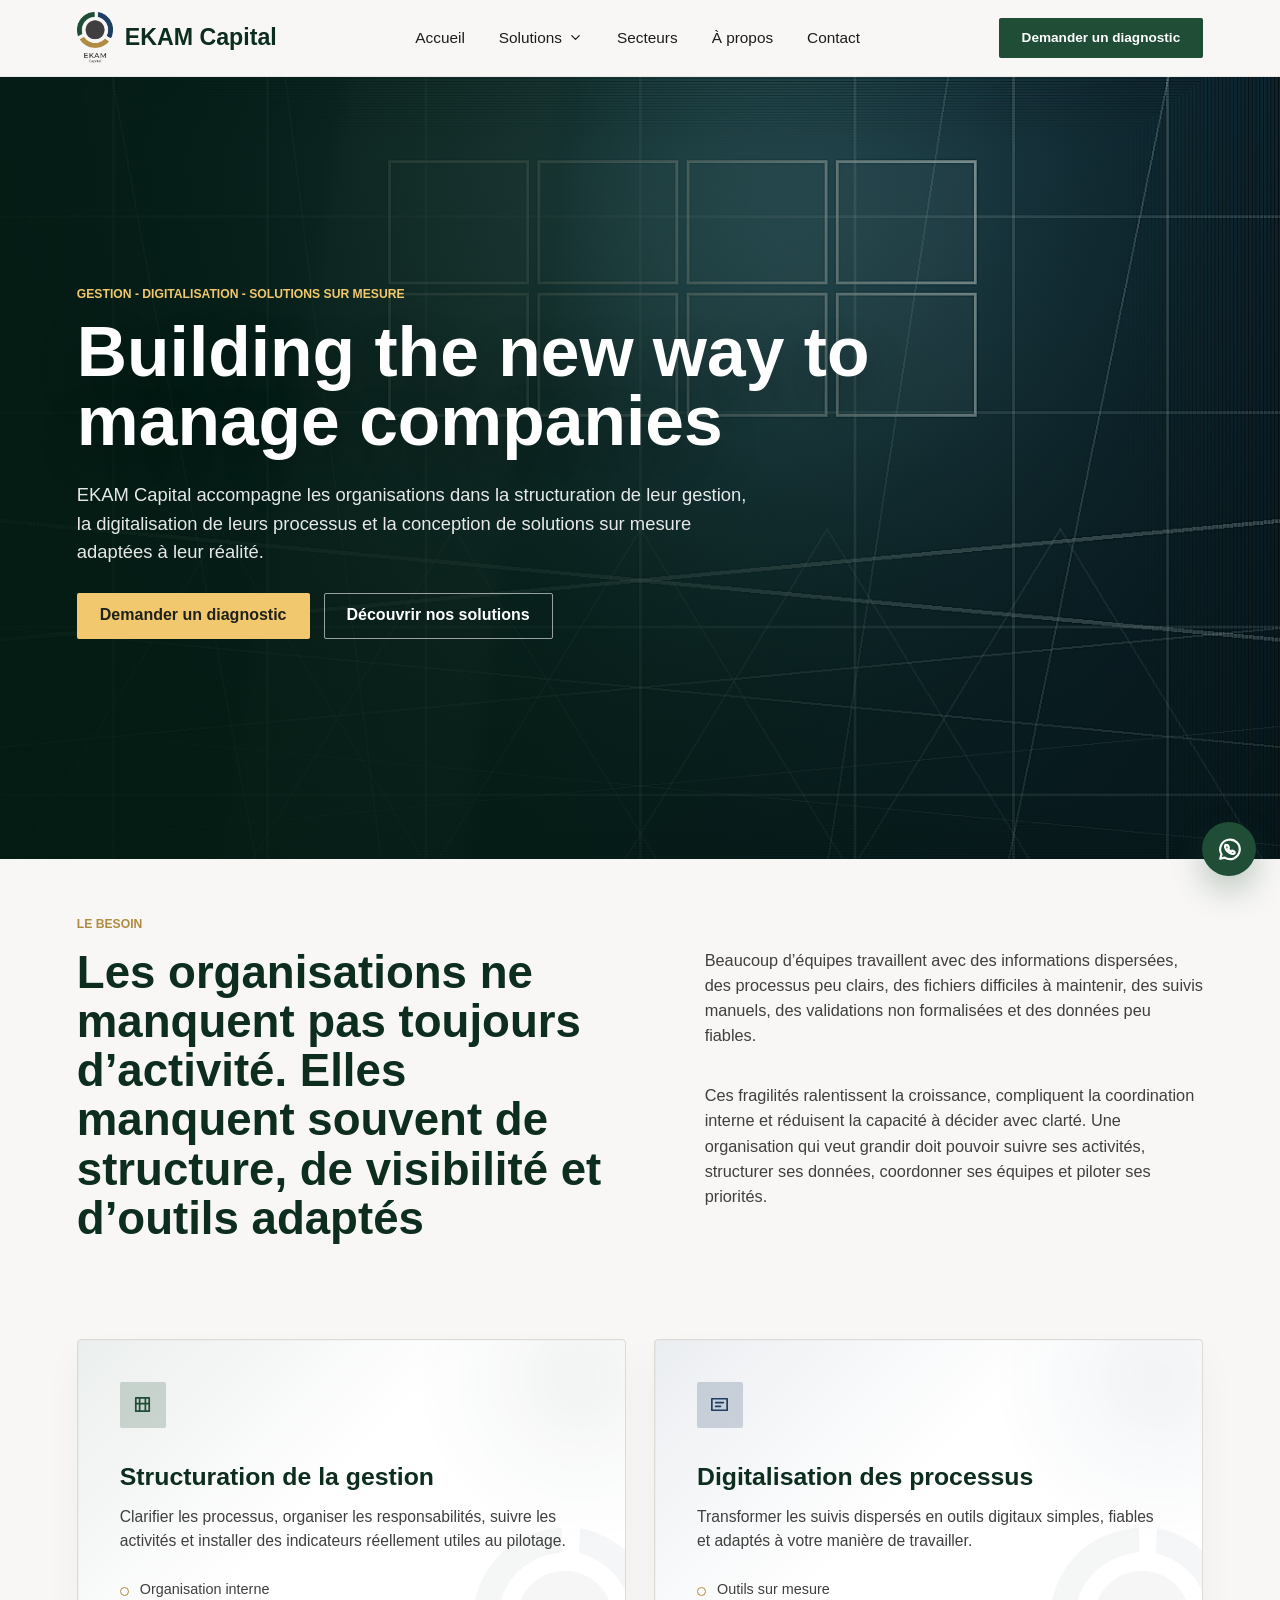
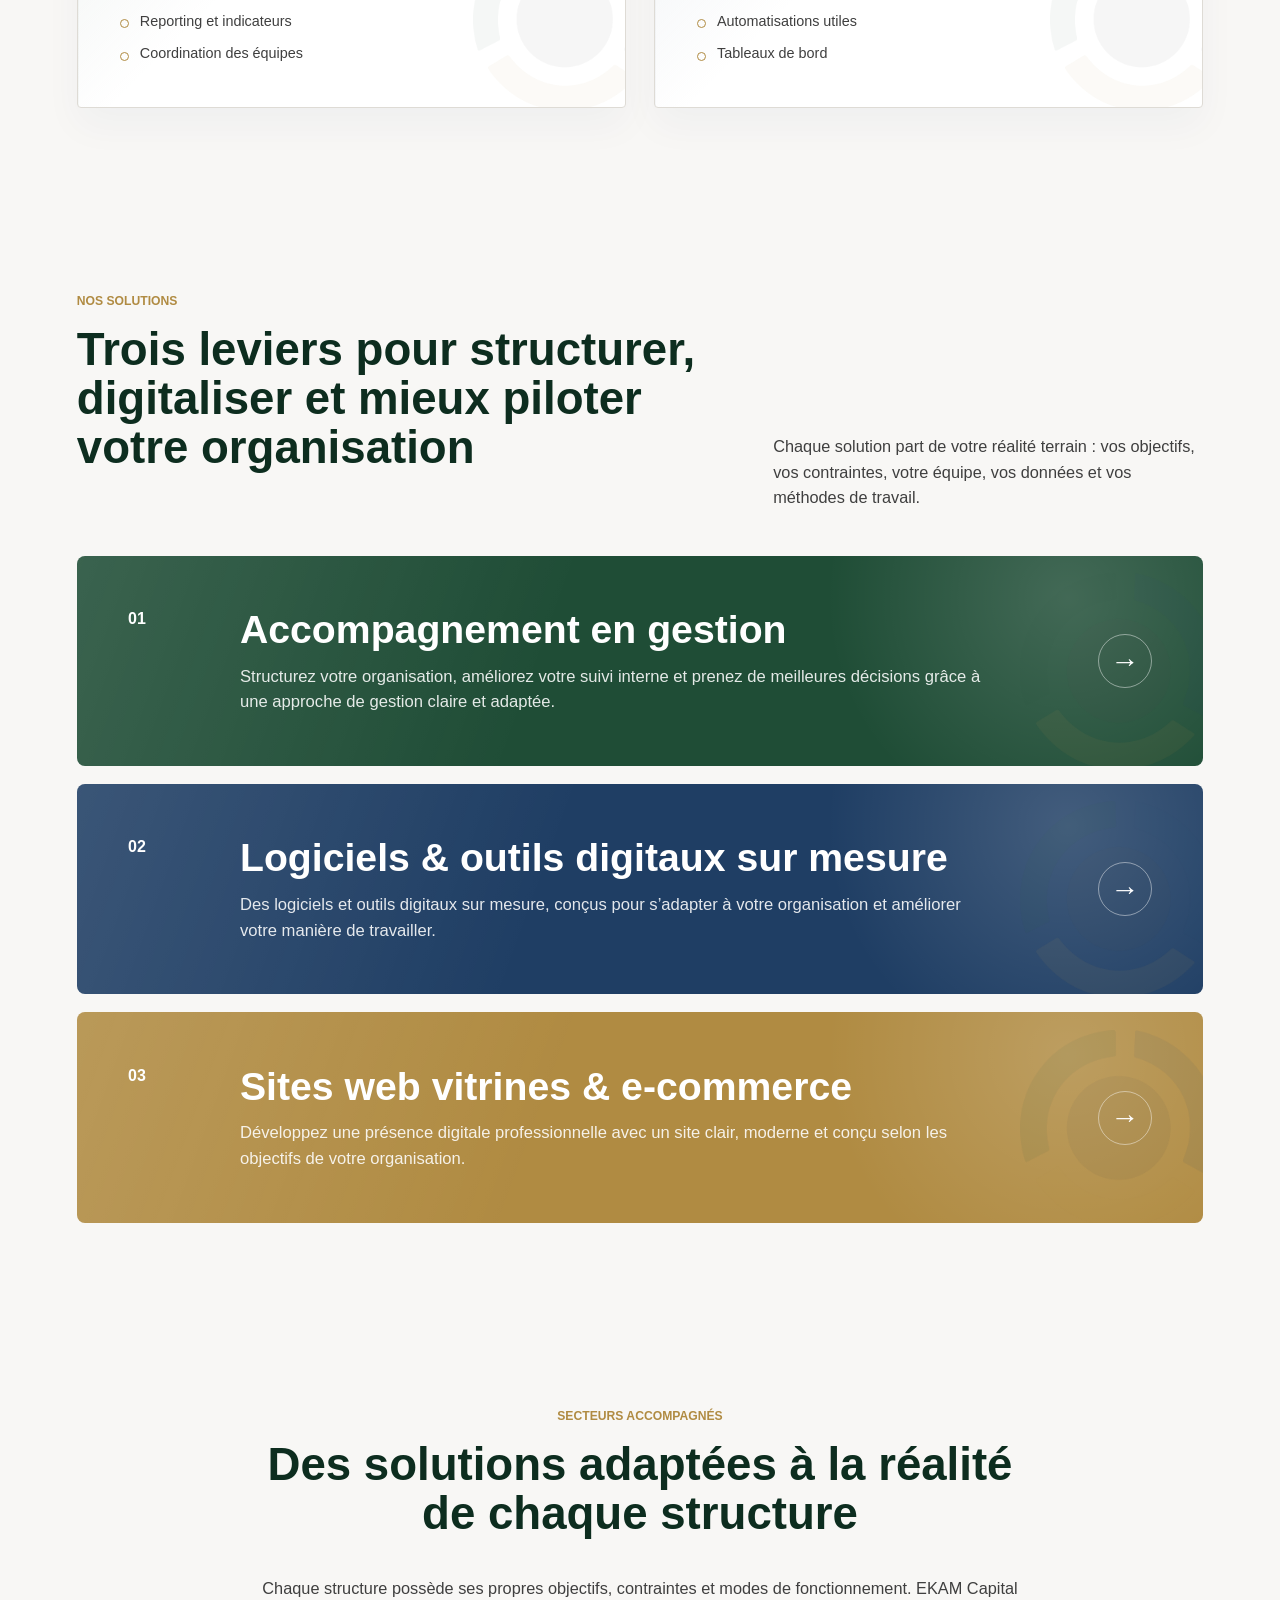
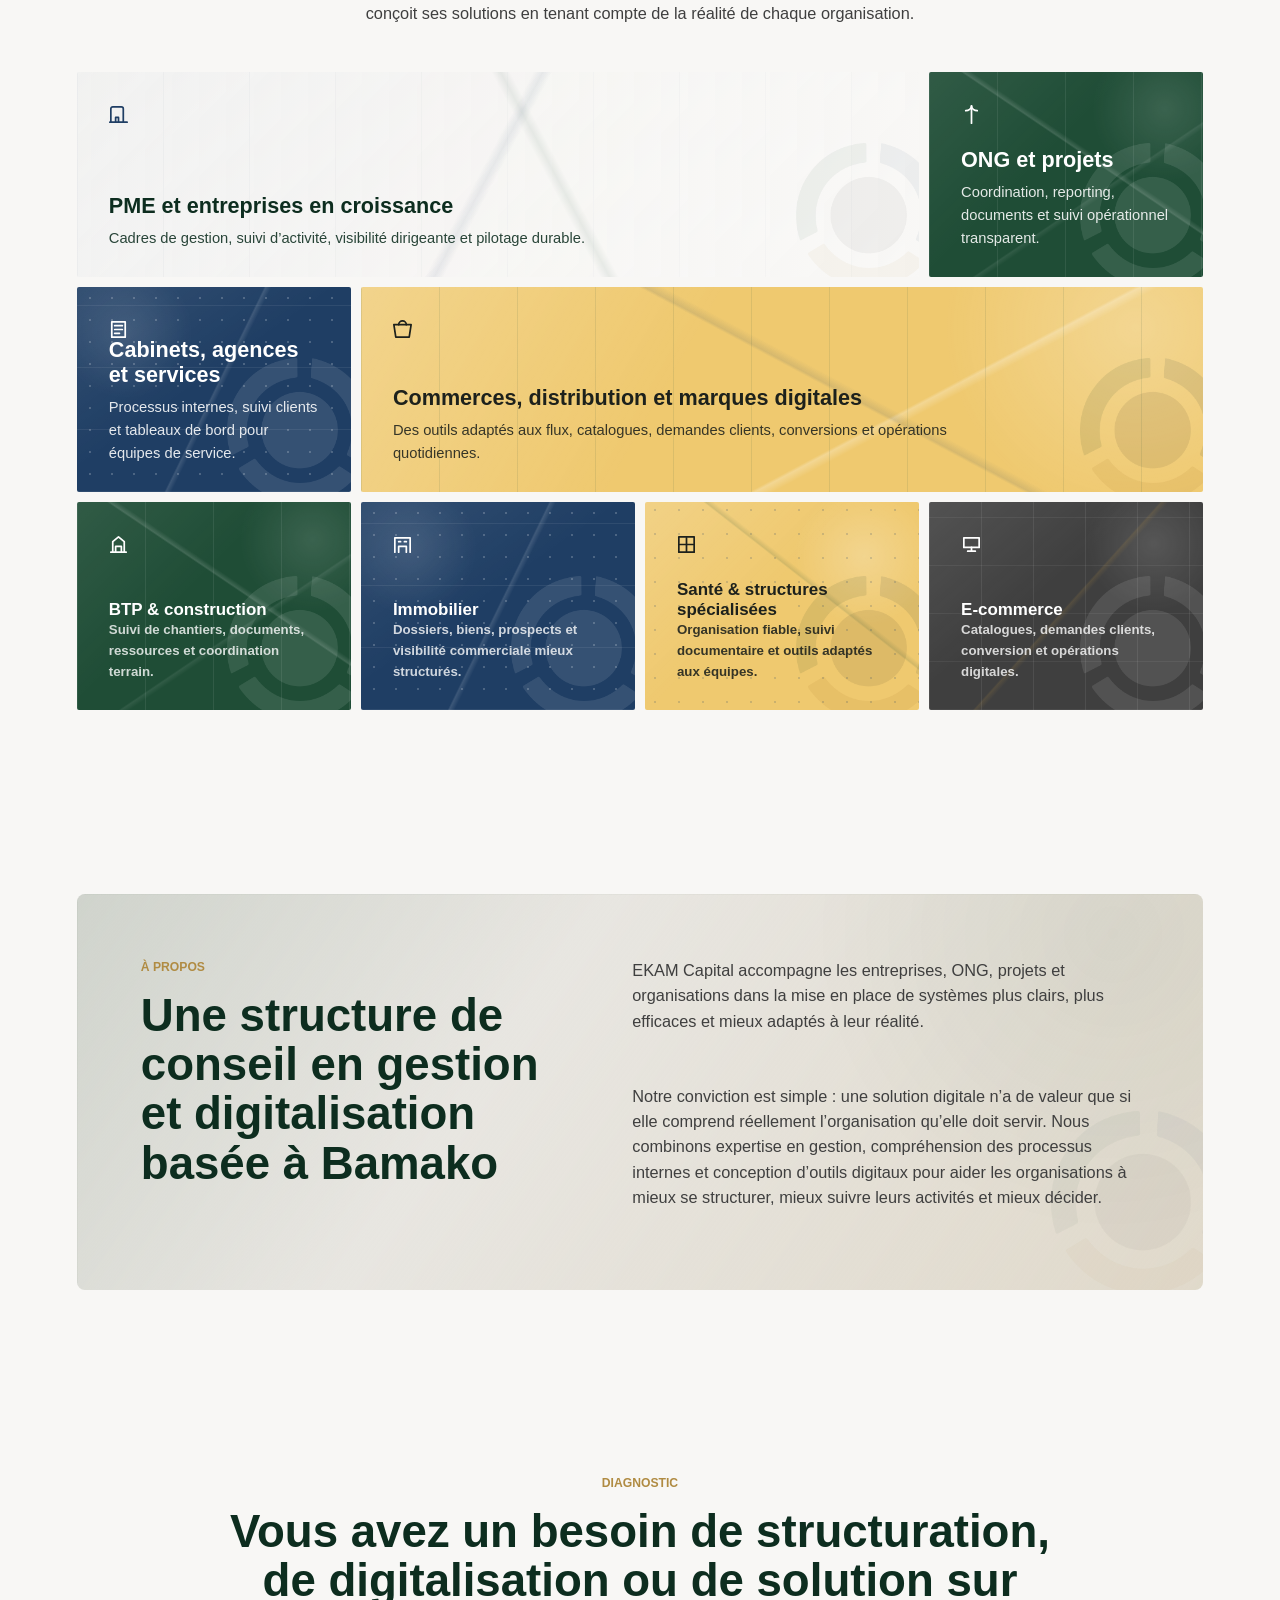
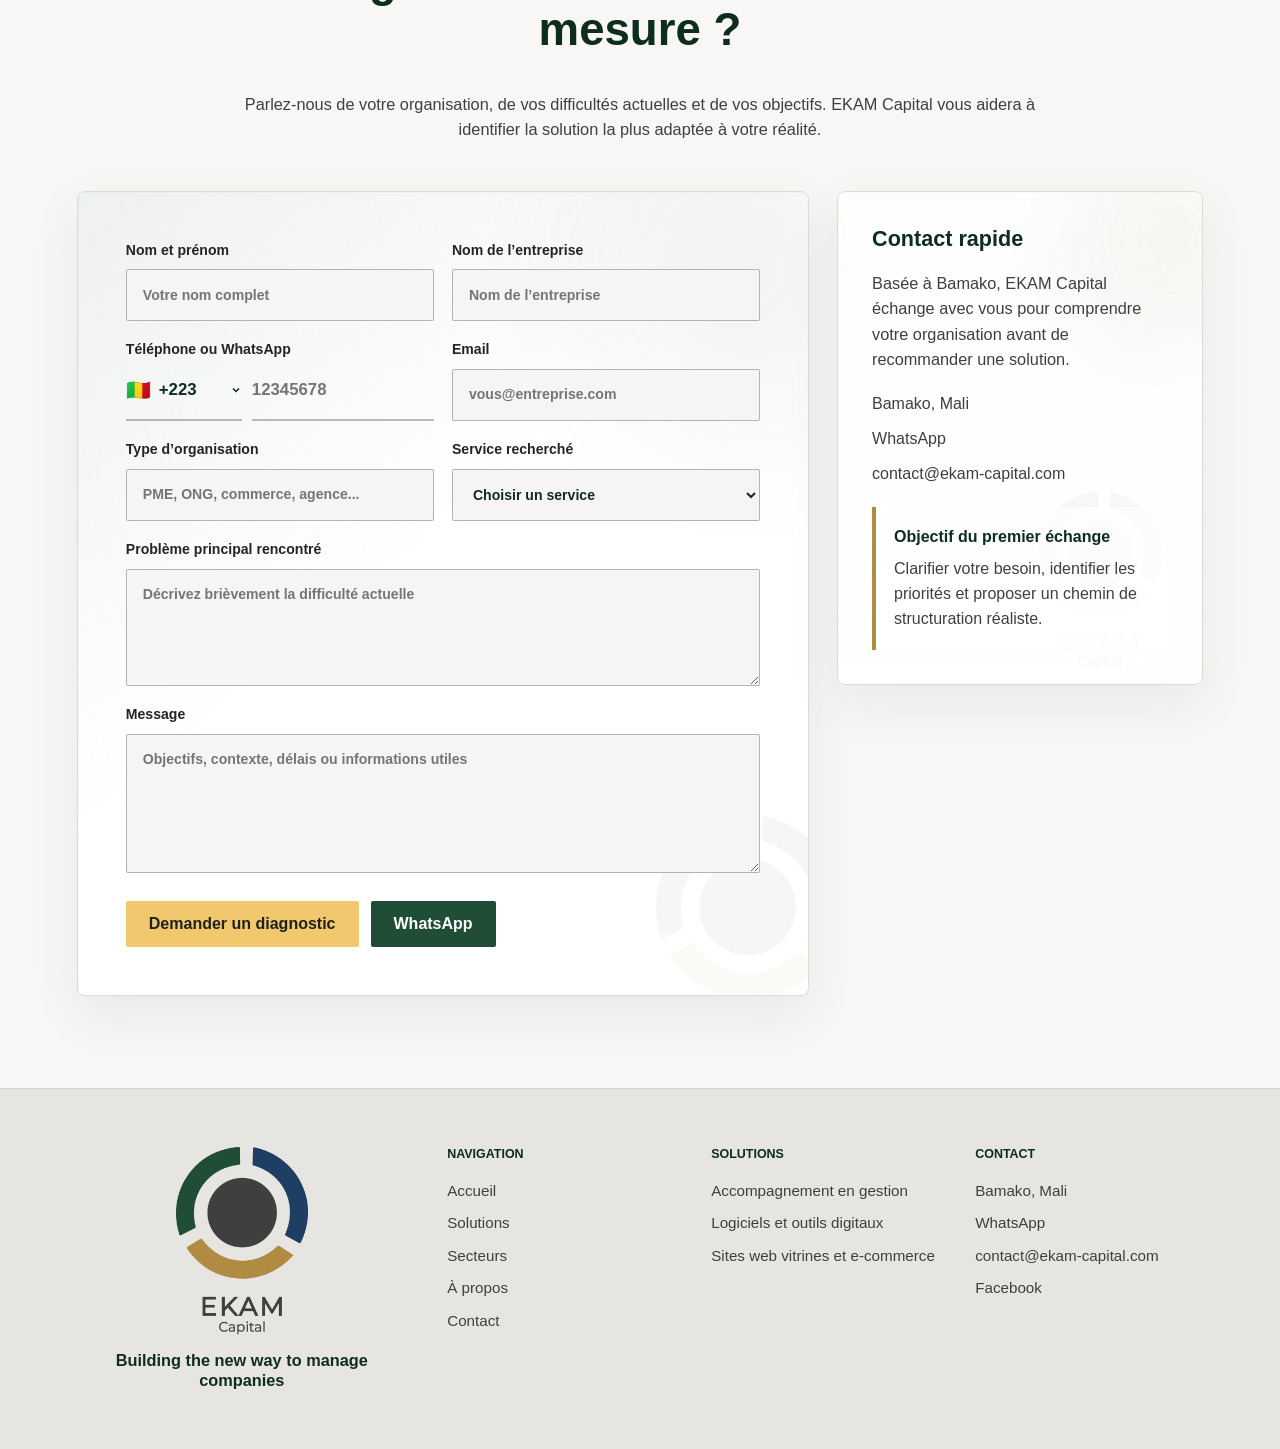
<file: index.html>
<!DOCTYPE html>
<html lang="fr">
  <head>
    <meta charset="UTF-8" />
    <meta name="viewport" content="width=device-width, initial-scale=1.0" />
    <meta
      name="description"
      content="EKAM Capital accompagne les organisations dans la structuration de leur gestion, la digitalisation de leurs processus et la conception de solutions sur mesure."
    />
    <title>EKAM Capital - Gestion, digitalisation et solutions sur mesure</title>
    <link rel="icon" href="/favicon.ico" sizes="any" />
    <link rel="icon" type="image/svg+xml" href="/favicon.svg" />
    <link rel="icon" type="image/png" sizes="96x96" href="/assets/favicon-96.png" />
    <link rel="apple-touch-icon" href="/assets/apple-touch-icon.png" />
    <!-- Meta Pixel Code -->
    <script>
      !function(f,b,e,v,n,t,s)
      {if(f.fbq)return;n=f.fbq=function(){n.callMethod?
      n.callMethod.apply(n,arguments):n.queue.push(arguments)};
      if(!f._fbq)f._fbq=n;n.push=n;n.loaded=!0;n.version='2.0';
      n.queue=[];t=b.createElement(e);t.async=!0;
      t.src=v;s=b.getElementsByTagName(e)[0];
      s.parentNode.insertBefore(t,s)}(window, document,'script',
      'https://connect.facebook.net/en_US/fbevents.js');
      fbq('init', '2180127589476323');
      fbq('track', 'PageView');
    </script>
    <!-- End Meta Pixel Code -->
    <link rel="stylesheet" href="styles.css" />
  </head>
  <body>
    <noscript><img height="1" width="1" style="display:none" src="https://www.facebook.com/tr?id=2180127589476323&ev=PageView&noscript=1" /></noscript>
    <header class="site-header">
      <a class="brand" href="index.html" aria-label="Accueil EKAM Capital">
        <img src="assets/ekam-logo.png" alt="EKAM Capital" />
        <span>EKAM Capital</span>
      </a>

      <button class="menu-toggle" type="button" aria-expanded="false" aria-controls="primary-nav">
        <span></span>
        <span></span>
        <span></span>
        <span class="sr-only">Ouvrir le menu</span>
      </button>

      <nav class="primary-nav" id="primary-nav" aria-label="Navigation principale">
        <a href="index.html">Accueil</a>
        <div class="nav-dropdown">
          <button class="dropdown-toggle" type="button" aria-expanded="false">
            Solutions
            <svg viewBox="0 0 24 24" aria-hidden="true">
              <path d="m6 9 6 6 6-6" />
            </svg>
          </button>
          <div class="dropdown-menu">
            <a href="accompagnement-gestion.html">Accompagnement en gestion</a>
            <a href="logiciels-sur-mesure.html">Logiciels & outils digitaux</a>
            <a href="sites-web.html">Sites web vitrines & e-commerce</a>
          </div>
        </div>
        <a href="#secteurs">Secteurs</a>
        <a href="#apropos">À propos</a>
        <a href="#contact">Contact</a>
      </nav>

      <a class="header-cta" href="#contact">Demander un diagnostic</a>
    </header>

    <main>
      <section class="hero section-reveal" id="accueil">
        <div class="hero-copy">
          <p class="eyebrow">Gestion - Digitalisation - Solutions sur mesure</p>
          <h1>Building the new way to manage companies</h1>
          <p class="hero-subtitle">
            EKAM Capital accompagne les organisations dans la structuration de leur gestion, la digitalisation de leurs
            processus et la conception de solutions sur mesure adaptées à leur réalité.
          </p>
          <div class="hero-actions">
            <a class="btn btn-gold" href="#contact">Demander un diagnostic</a>
            <a class="btn btn-outline" href="#solutions">Découvrir nos solutions</a>
          </div>
        </div>

      </section>

      <section class="problem-section section-reveal" id="probleme">
        <div class="section-label">Le besoin</div>
        <div class="split-section">
          <h2>Les organisations ne manquent pas toujours d’activité. Elles manquent souvent de structure, de visibilité et d’outils adaptés</h2>
          <div class="text-stack">
            <p>
              Beaucoup d’équipes travaillent avec des informations dispersées, des processus peu clairs, des fichiers
              difficiles à maintenir, des suivis manuels, des validations non formalisées et des données peu fiables.
            </p>
            <p>
              Ces fragilités ralentissent la croissance, compliquent la coordination interne et réduisent la capacité à
              décider avec clarté. Une organisation qui veut grandir doit pouvoir suivre ses activités, structurer ses
              données, coordonner ses équipes et piloter ses priorités.
            </p>
          </div>
        </div>
        <div class="approach-cards">
          <article class="approach-card">
            <span class="approach-icon icon-green" aria-hidden="true">
              <svg viewBox="0 0 24 24"><path d="M5 5h14v14H5z" /><path d="M9 5v14M15 5v14M5 11h14" /></svg>
            </span>
            <h3>Structuration de la gestion</h3>
            <p>
              Clarifier les processus, organiser les responsabilités, suivre les activités et installer des indicateurs
              réellement utiles au pilotage.
            </p>
            <ul>
              <li>Organisation interne</li>
              <li>Reporting et indicateurs</li>
              <li>Coordination des équipes</li>
            </ul>
          </article>
          <article class="approach-card">
            <span class="approach-icon icon-blue" aria-hidden="true">
              <svg viewBox="0 0 24 24"><path d="M4 6h16v12H4z" /><path d="M8 10h8M8 14h5" /></svg>
            </span>
            <h3>Digitalisation des processus</h3>
            <p>
              Transformer les suivis dispersés en outils digitaux simples, fiables et adaptés à votre manière de
              travailler.
            </p>
            <ul>
              <li>Outils sur mesure</li>
              <li>Automatisations utiles</li>
              <li>Tableaux de bord</li>
            </ul>
          </article>
        </div>
      </section>

      <section class="solutions-section section-reveal" id="solutions">
        <div class="section-heading">
          <div>
            <span class="section-label">Nos solutions</span>
            <h2>Trois leviers pour structurer, digitaliser et mieux piloter votre organisation</h2>
          </div>
          <p>
            Chaque solution part de votre réalité terrain : vos objectifs, vos contraintes, votre équipe, vos données et
            vos méthodes de travail.
          </p>
        </div>

        <div class="solution-banners">
          <a class="solution-banner banner-green" href="accompagnement-gestion.html">
            <span class="banner-index">01</span>
            <div>
              <h3>Accompagnement en gestion</h3>
              <p>
                Structurez votre organisation, améliorez votre suivi interne et prenez de meilleures décisions grâce à
                une approche de gestion claire et adaptée.
              </p>
            </div>
            <span class="banner-arrow" aria-hidden="true">→</span>
          </a>

          <a class="solution-banner banner-blue" href="logiciels-sur-mesure.html">
            <span class="banner-index">02</span>
            <div>
              <h3>Logiciels & outils digitaux sur mesure</h3>
              <p>
                Des logiciels et outils digitaux sur mesure, conçus pour s’adapter à votre organisation et améliorer
                votre manière de travailler.
              </p>
            </div>
            <span class="banner-arrow" aria-hidden="true">→</span>
          </a>

          <a class="solution-banner banner-gold" href="sites-web.html">
            <span class="banner-index">03</span>
            <div>
              <h3>Sites web vitrines & e-commerce</h3>
              <p>
                Développez une présence digitale professionnelle avec un site clair, moderne et conçu selon les objectifs
                de votre organisation.
              </p>
            </div>
            <span class="banner-arrow" aria-hidden="true">→</span>
          </a>
        </div>
      </section>

      <section class="sectors-section section-reveal" id="secteurs">
        <div class="section-heading centered">
          <span class="section-label">Secteurs accompagnés</span>
          <h2>Des solutions adaptées à la réalité de chaque structure</h2>
          <p>
            Chaque structure possède ses propres objectifs, contraintes et modes de fonctionnement. EKAM Capital conçoit
            ses solutions en tenant compte de la réalité de chaque organisation.
          </p>
        </div>

        <div class="sector-mosaic">
          <article class="sector-tile tile-wide tile-light">
            <span class="tile-icon" aria-hidden="true">
              <svg viewBox="0 0 24 24"><path d="M4 20V6a2 2 0 0 1 2-2h9a2 2 0 0 1 2 2v14" /><path d="M9 20v-5h3v5" /><path d="M3 20h18" /></svg>
            </span>
            <div class="tile-copy">
              <h3>PME et entreprises en croissance</h3>
              <p>Cadres de gestion, suivi d’activité, visibilité dirigeante et pilotage durable.</p>
            </div>
          </article>
          <article class="sector-tile tile-green">
            <span class="tile-icon" aria-hidden="true">
              <svg viewBox="0 0 24 24"><path d="M12 3v18" /><path d="M6 8c3 0 6-2 6-5 0 3 3 5 6 5" /></svg>
            </span>
            <div class="tile-copy">
              <h3>ONG et projets</h3>
              <p>Coordination, reporting, documents et suivi opérationnel transparent.</p>
            </div>
          </article>
          <article class="sector-tile tile-blue">
            <span class="tile-icon" aria-hidden="true">
              <svg viewBox="0 0 24 24"><path d="M5 4h14v16H5z" /><path d="M8 8h8M8 12h8M8 16h5" /></svg>
            </span>
            <div class="tile-copy">
              <h3>Cabinets, agences et services</h3>
              <p>Processus internes, suivi clients et tableaux de bord pour équipes de service.</p>
            </div>
          </article>
          <article class="sector-tile tile-gold">
            <span class="tile-icon" aria-hidden="true">
              <svg viewBox="0 0 24 24"><path d="M3 7h18l-2 13H5L3 7Z" /><path d="M8 7a4 4 0 0 1 8 0" /></svg>
            </span>
            <div class="tile-copy">
              <h3>Commerces, distribution et marques digitales</h3>
              <p>Des outils adaptés aux flux, catalogues, demandes clients, conversions et opérations quotidiennes.</p>
            </div>
          </article>
          <article class="sector-tile tile-small tile-green">
            <span class="tile-icon" aria-hidden="true">
              <svg viewBox="0 0 24 24"><path d="M4 20h16" /><path d="M6 20V9l6-5 6 5v11" /><path d="M9 20v-6h6v6" /></svg>
            </span>
            <div class="tile-copy">
              <h3>BTP & construction</h3>
              <p>Suivi de chantiers, documents, ressources et coordination terrain.</p>
            </div>
          </article>
          <article class="sector-tile tile-small tile-blue">
            <span class="tile-icon" aria-hidden="true">
              <svg viewBox="0 0 24 24"><path d="M4 20V5h16v15" /><path d="M8 20v-6h8v6M8 9h2M14 9h2" /></svg>
            </span>
            <div class="tile-copy">
              <h3>Immobilier</h3>
              <p>Dossiers, biens, prospects et visibilité commerciale mieux structurés.</p>
            </div>
          </article>
          <article class="sector-tile tile-small tile-gold-soft">
            <span class="tile-icon" aria-hidden="true">
              <svg viewBox="0 0 24 24"><path d="M12 5v14M5 12h14" /><path d="M4 4h16v16H4z" /></svg>
            </span>
            <div class="tile-copy">
              <h3>Santé & structures spécialisées</h3>
              <p>Organisation fiable, suivi documentaire et outils adaptés aux équipes.</p>
            </div>
          </article>
          <article class="sector-tile tile-small tile-charcoal">
            <span class="tile-icon" aria-hidden="true">
              <svg viewBox="0 0 24 24"><path d="M4 5h16v10H4z" /><path d="M8 19h8M12 15v4" /></svg>
            </span>
            <div class="tile-copy">
              <h3>E-commerce</h3>
              <p>Catalogues, demandes clients, conversion et opérations digitales.</p>
            </div>
          </article>
        </div>
      </section>

      <section class="about-section section-reveal" id="apropos">
        <div class="about-panel">
          <div>
            <span class="section-label">À propos</span>
            <h2>Une structure de conseil en gestion et digitalisation basée à Bamako</h2>
          </div>
          <div class="text-stack">
            <p>
              EKAM Capital accompagne les entreprises, ONG, projets et organisations dans la mise en place de systèmes
              plus clairs, plus efficaces et mieux adaptés à leur réalité.
            </p>
            <p>
              Notre conviction est simple : une solution digitale n’a de valeur que si elle comprend réellement
              l’organisation qu’elle doit servir. Nous combinons expertise en gestion, compréhension des processus
              internes et conception d’outils digitaux pour aider les organisations à mieux se structurer, mieux suivre
              leurs activités et mieux décider.
            </p>
          </div>
        </div>
      </section>

      <section class="contact-section section-reveal" id="contact">
        <div class="contact-intro">
          <span class="section-label">Diagnostic</span>
          <h2>Vous avez un besoin de structuration, de digitalisation ou de solution sur mesure ?</h2>
          <p>
            Parlez-nous de votre organisation, de vos difficultés actuelles et de vos objectifs. EKAM Capital vous aidera
            à identifier la solution la plus adaptée à votre réalité.
          </p>
        </div>

        <div class="contact-layout">
          <form class="contact-form" action="send-diagnostic.php" method="post" autocomplete="on">
            <div class="form-grid">
              <input class="form-honeypot" type="text" name="website" tabindex="-1" autocomplete="off" aria-hidden="true" />
              <label>
                Nom et prénom
                <input type="text" name="nom" placeholder="Votre nom complet" autocomplete="name" required />
              </label>
              <label>
                Nom de l’entreprise
                <input type="text" name="entreprise" placeholder="Nom de l’entreprise" autocomplete="organization" required />
              </label>
              <div class="field-block phone-block">
                <span>Téléphone ou WhatsApp</span>
                <div class="phone-field" data-phone-picker>
                  <input class="country-code-storage" type="text" name="indicatif" value="+223" autocomplete="tel-country-code" tabindex="-1" aria-hidden="true" readonly />
                  <button class="country-trigger" type="button" aria-label="Pays sélectionné : Mali +223" aria-haspopup="listbox" aria-expanded="false" data-country-trigger>
                    <span class="country-flag" aria-hidden="true" data-country-flag>🇲🇱</span>
                    <span class="country-code" data-country-code>+223</span>
                    <svg viewBox="0 0 16 16" aria-hidden="true">
                      <path d="m4 6 4 4 4-4" />
                    </svg>
                  </button>
                  <div class="country-list" role="listbox" aria-label="Choisir le pays et l’indicatif" hidden data-country-list>
                    <button type="button" role="option" aria-selected="true" data-country-option data-code="+223" data-country="Mali" data-flag="🇲🇱"><span>🇲🇱</span><strong>Mali</strong><small>+223</small></button>
                    <button type="button" role="option" data-country-option data-code="+229" data-country="Bénin" data-flag="🇧🇯"><span>🇧🇯</span><strong>Bénin</strong><small>+229</small></button>
                    <button type="button" role="option" data-country-option data-code="+226" data-country="Burkina Faso" data-flag="🇧🇫"><span>🇧🇫</span><strong>Burkina Faso</strong><small>+226</small></button>
                    <button type="button" role="option" data-country-option data-code="+238" data-country="Cap-Vert" data-flag="🇨🇻"><span>🇨🇻</span><strong>Cap-Vert</strong><small>+238</small></button>
                    <button type="button" role="option" data-country-option data-code="+225" data-country="Côte d’Ivoire" data-flag="🇨🇮"><span>🇨🇮</span><strong>Côte d’Ivoire</strong><small>+225</small></button>
                    <button type="button" role="option" data-country-option data-code="+220" data-country="Gambie" data-flag="🇬🇲"><span>🇬🇲</span><strong>Gambie</strong><small>+220</small></button>
                    <button type="button" role="option" data-country-option data-code="+233" data-country="Ghana" data-flag="🇬🇭"><span>🇬🇭</span><strong>Ghana</strong><small>+233</small></button>
                    <button type="button" role="option" data-country-option data-code="+224" data-country="Guinée" data-flag="🇬🇳"><span>🇬🇳</span><strong>Guinée</strong><small>+224</small></button>
                    <button type="button" role="option" data-country-option data-code="+245" data-country="Guinée-Bissau" data-flag="🇬🇼"><span>🇬🇼</span><strong>Guinée-Bissau</strong><small>+245</small></button>
                    <button type="button" role="option" data-country-option data-code="+231" data-country="Libéria" data-flag="🇱🇷"><span>🇱🇷</span><strong>Libéria</strong><small>+231</small></button>
                    <button type="button" role="option" data-country-option data-code="+222" data-country="Mauritanie" data-flag="🇲🇷"><span>🇲🇷</span><strong>Mauritanie</strong><small>+222</small></button>
                    <button type="button" role="option" data-country-option data-code="+227" data-country="Niger" data-flag="🇳🇪"><span>🇳🇪</span><strong>Niger</strong><small>+227</small></button>
                    <button type="button" role="option" data-country-option data-code="+234" data-country="Nigeria" data-flag="🇳🇬"><span>🇳🇬</span><strong>Nigeria</strong><small>+234</small></button>
                    <button type="button" role="option" data-country-option data-code="+221" data-country="Sénégal" data-flag="🇸🇳"><span>🇸🇳</span><strong>Sénégal</strong><small>+221</small></button>
                    <button type="button" role="option" data-country-option data-code="+232" data-country="Sierra Leone" data-flag="🇸🇱"><span>🇸🇱</span><strong>Sierra Leone</strong><small>+232</small></button>
                    <button type="button" role="option" data-country-option data-code="+228" data-country="Togo" data-flag="🇹🇬"><span>🇹🇬</span><strong>Togo</strong><small>+228</small></button>
                    <button type="button" role="option" data-country-option data-code="+241" data-country="Gabon" data-flag="🇬🇦"><span>🇬🇦</span><strong>Gabon</strong><small>+241</small></button>
                    <button type="button" role="option" data-country-option data-code="+242" data-country="Congo" data-flag="🇨🇬"><span>🇨🇬</span><strong>Congo</strong><small>+242</small></button>
                    <button type="button" role="option" data-country-option data-code="+243" data-country="République démocratique du Congo" data-flag="🇨🇩"><span>🇨🇩</span><strong>République démocratique du Congo</strong><small>+243</small></button>
                  </div>
                  <input type="tel" name="telephone" placeholder="12345678" inputmode="tel" autocomplete="tel-national" required />
                </div>
              </div>
              <label>
                Email
                <input type="email" name="email" placeholder="vous@entreprise.com" autocomplete="email" />
              </label>
              <label>
                Type d’organisation
                <input type="text" name="type_organisation" placeholder="PME, ONG, commerce, agence..." />
              </label>
              <label>
                Service recherché
                <select name="service" required>
                  <option value="">Choisir un service</option>
                  <option>Accompagnement en gestion</option>
                  <option>Logiciel ou application sur mesure</option>
                  <option>Site vitrine</option>
                  <option>Site e-commerce</option>
                  <option>Digitalisation d’un processus</option>
                  <option>Je ne sais pas encore</option>
                </select>
              </label>
            </div>
            <label>
              Problème principal rencontré
              <textarea name="probleme" rows="4" placeholder="Décrivez brièvement la difficulté actuelle"></textarea>
            </label>
            <label>
              Message
              <textarea name="message" rows="5" placeholder="Objectifs, contexte, délais ou informations utiles"></textarea>
            </label>
            <div class="form-actions">
              <button class="btn btn-gold" type="submit">Demander un diagnostic</button>
              <a class="btn btn-whatsapp" href="https://wa.me/22372824157" target="_blank" rel="noreferrer" data-whatsapp-submit>
                WhatsApp
              </a>
            </div>
            <div class="form-feedback" role="status" aria-live="polite" hidden>
              <strong>Demande reçue par EKAM Capital.</strong>
              <span>Merci pour votre confiance. Notre équipe analysera vos informations et reviendra vers vous dans les plus brefs délais.</span>
            </div>
          </form>

          <aside class="contact-card" aria-label="Informations de contact">
            <h3>Contact rapide</h3>
            <p>
              Basée à Bamako, EKAM Capital échange avec vous pour comprendre votre organisation avant de recommander une
              solution.
            </p>
            <div class="contact-lines">
              <span>Bamako, Mali</span>
              <a href="https://wa.me/22372824157" target="_blank" rel="noreferrer">WhatsApp</a>
              <a href="mailto:contact@ekam-capital.com">contact@ekam-capital.com</a>
            </div>
            <div class="mini-cta">
              <strong>Objectif du premier échange</strong>
              <span>Clarifier votre besoin, identifier les priorités et proposer un chemin de structuration réaliste.</span>
            </div>
          </aside>
        </div>
      </section>
    </main>

    <a class="floating-whatsapp" href="https://wa.me/22372824157" target="_blank" rel="noreferrer" aria-label="Contacter EKAM Capital sur WhatsApp">
      <svg viewBox="0 0 24 24" aria-hidden="true">
        <path d="M4.3 19.7 5.4 16A8.1 8.1 0 1 1 8 18.7l-3.7 1Z" />
        <path d="M9.2 8.7c.2-.4.3-.4.6-.4h.5c.2 0 .4.1.5.4l.6 1.4c.1.3 0 .5-.1.7l-.4.5c.5 1 1.3 1.8 2.4 2.3l.6-.5c.2-.2.4-.2.7-.1l1.3.6c.3.1.4.3.4.6v.5c0 .3-.1.5-.4.6-.5.3-1.1.4-1.8.3-2.7-.4-5.4-3-5.8-5.8-.1-.6.1-1.2.4-1.7Z" />
      </svg>
    </a>

    <footer class="site-footer">
      <div class="footer-brand">
        <img src="assets/ekam-logo.png" alt="EKAM Capital" />
        <p>Building the new way to manage companies</p>
      </div>
      <div class="footer-column">
        <h3>Navigation</h3>
        <a href="index.html">Accueil</a>
        <a href="#solutions">Solutions</a>
        <a href="#secteurs">Secteurs</a>
        <a href="#apropos">À propos</a>
        <a href="#contact">Contact</a>
      </div>
      <div class="footer-column">
        <h3>Solutions</h3>
        <a href="accompagnement-gestion.html">Accompagnement en gestion</a>
        <a href="logiciels-sur-mesure.html">Logiciels et outils digitaux</a>
        <a href="sites-web.html">Sites web vitrines et e-commerce</a>
      </div>
      <div class="footer-column">
        <h3>Contact</h3>
        <span>Bamako, Mali</span>
        <a href="https://wa.me/22372824157" target="_blank" rel="noreferrer">WhatsApp</a>
        <a href="mailto:contact@ekam-capital.com">contact@ekam-capital.com</a>
        <a href="https://web.facebook.com/profile.php?id=61590374250069" target="_blank" rel="noreferrer">Facebook</a>
      </div>
    </footer>

    <script src="script.js"></script>
  </body>
</html>
</file>
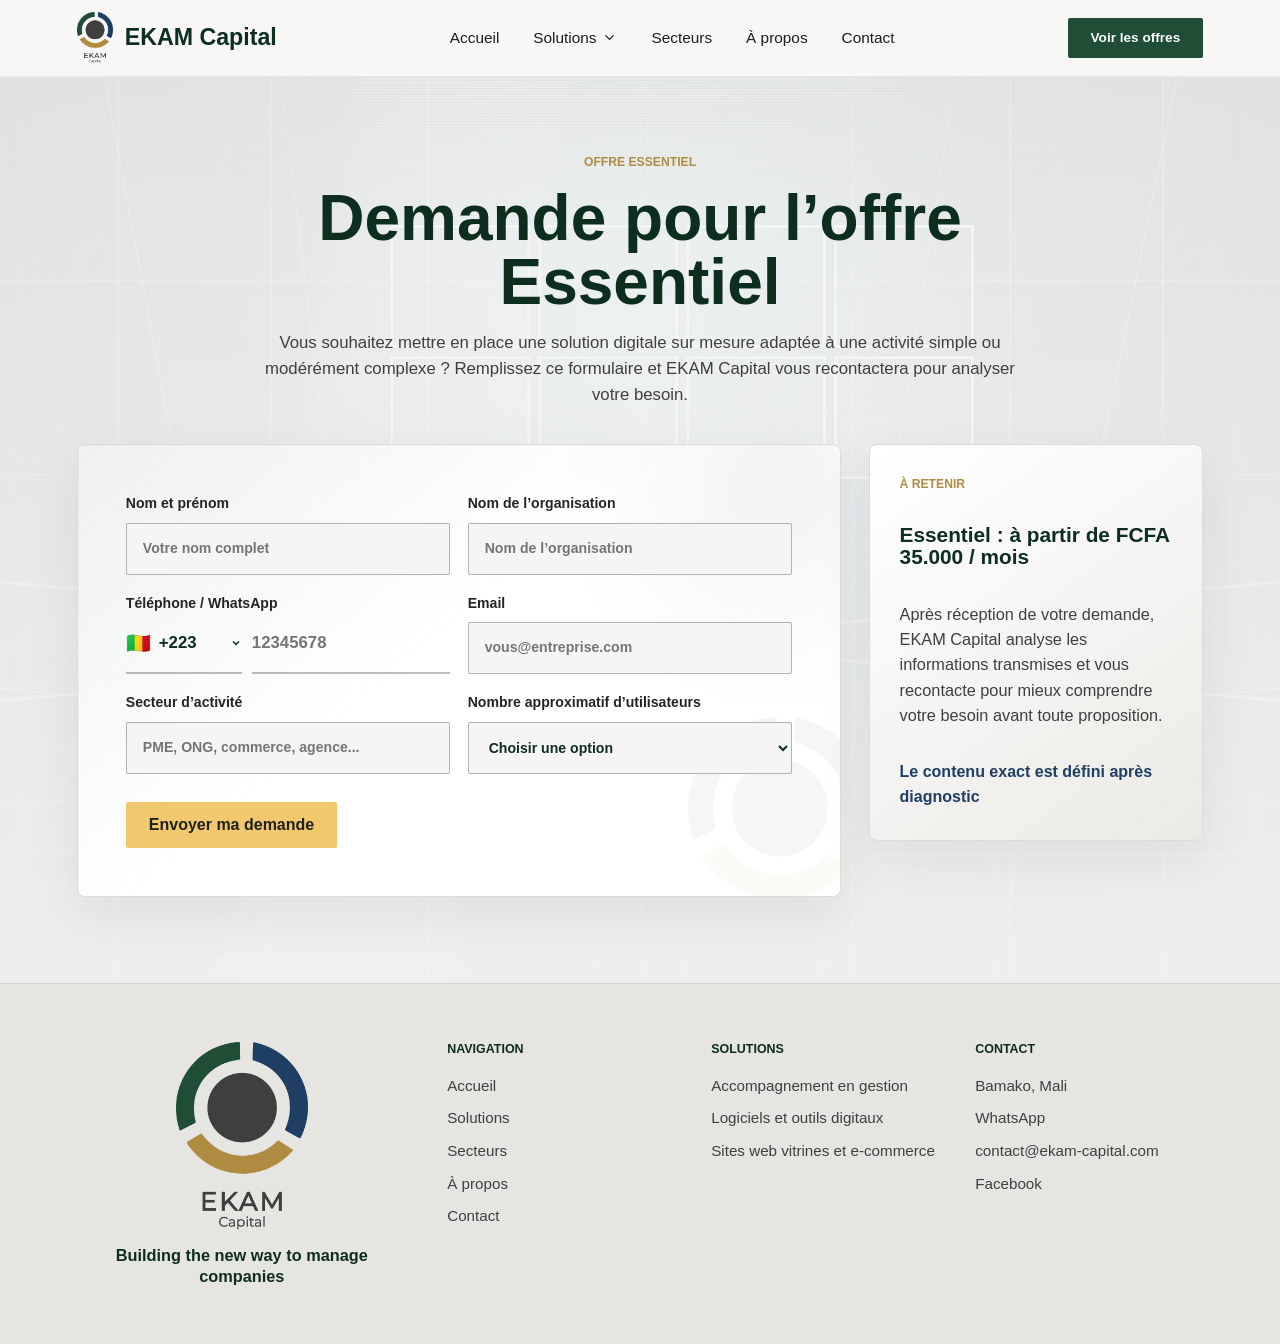
<file: checkout/essentiel/index.html>
<!DOCTYPE html>
<html lang="fr">
  <head>
    <meta charset="UTF-8" />
    <meta name="viewport" content="width=device-width, initial-scale=1.0" />
    <meta
      name="description"
      content="Demande pour l’offre Essentiel EKAM Capital : solution digitale sur mesure pour une activité simple ou modérément complexe."
    />
    <title>Demande pour l’offre Essentiel - EKAM Capital</title>
    <link rel="icon" href="/favicon.ico" sizes="any" />
    <link rel="icon" type="image/svg+xml" href="/favicon.svg" />
    <link rel="icon" type="image/png" sizes="96x96" href="/assets/favicon-96.png" />
    <link rel="apple-touch-icon" href="/assets/apple-touch-icon.png" />
    <!-- Meta Pixel Code -->
    <script>
      !function(f,b,e,v,n,t,s)
      {if(f.fbq)return;n=f.fbq=function(){n.callMethod?
      n.callMethod.apply(n,arguments):n.queue.push(arguments)};
      if(!f._fbq)f._fbq=n;n.push=n;n.loaded=!0;n.version='2.0';
      n.queue=[];t=b.createElement(e);t.async=!0;
      t.src=v;s=b.getElementsByTagName(e)[0];
      s.parentNode.insertBefore(t,s)}(window, document,'script',
      'https://connect.facebook.net/en_US/fbevents.js');
      fbq('init', '2180127589476323');
      fbq('track', 'PageView');
    </script>
    <!-- End Meta Pixel Code -->
    <link rel="stylesheet" href="../../styles.css" />
  </head>
  <body>
    <noscript><img height="1" width="1" style="display:none" src="https://www.facebook.com/tr?id=2180127589476323&ev=PageView&noscript=1" /></noscript>
    <header class="site-header">
      <a class="brand" href="../../index.html" aria-label="Accueil EKAM Capital">
        <img src="../../assets/ekam-logo.png" alt="EKAM Capital" />
        <span>EKAM Capital</span>
      </a>
      <button class="menu-toggle" type="button" aria-expanded="false" aria-controls="primary-nav">
        <span></span><span></span><span></span><span class="sr-only">Ouvrir le menu</span>
      </button>
      <nav class="primary-nav" id="primary-nav" aria-label="Navigation principale">
        <a href="../../index.html">Accueil</a>
        <div class="nav-dropdown">
          <button class="dropdown-toggle" type="button" aria-expanded="false">
            Solutions
            <svg viewBox="0 0 24 24" aria-hidden="true"><path d="m6 9 6 6 6-6" /></svg>
          </button>
          <div class="dropdown-menu">
            <a href="../../accompagnement-gestion.html">Accompagnement en gestion</a>
            <a href="../../logiciels-sur-mesure.html">Logiciels & outils digitaux</a>
            <a href="../../sites-web.html">Sites web vitrines & e-commerce</a>
          </div>
        </div>
        <a href="../../index.html#secteurs">Secteurs</a>
        <a href="../../index.html#apropos">À propos</a>
        <a href="../../index.html#contact">Contact</a>
      </nav>
      <a class="header-cta" href="../../logiciels-sur-mesure.html">Voir les offres</a>
    </header>

    <main class="checkout-main">
      <section class="checkout-intro section-reveal">
        <span class="section-label">Offre Essentiel</span>
        <h1>Demande pour l’offre Essentiel</h1>
        <p>
          Vous souhaitez mettre en place une solution digitale sur mesure adaptée à une activité simple ou modérément
          complexe ? Remplissez ce formulaire et EKAM Capital vous recontactera pour analyser votre besoin.
        </p>
      </section>

      <section class="checkout-layout section-reveal">
        <form class="contact-form offer-form" action="../../send-diagnostic.php" method="post" autocomplete="on" data-success-url="../../merci.html">
          <input class="form-honeypot" type="text" name="website" tabindex="-1" autocomplete="off" aria-hidden="true" />
          <input type="hidden" name="offre" value="Essentiel" />
          <input type="hidden" name="service" value="Logiciel ou application sur mesure" />

          <div class="form-grid">
            <label>
              Nom et prénom
              <input type="text" name="nom" placeholder="Votre nom complet" autocomplete="name" required />
            </label>
            <label>
              Nom de l’organisation
              <input type="text" name="entreprise" placeholder="Nom de l’organisation" autocomplete="organization" required />
            </label>
            <div class="field-block phone-block">
              <span>Téléphone / WhatsApp</span>
              <div class="phone-field" data-phone-picker>
                <input class="country-code-storage" type="text" name="indicatif" value="+223" autocomplete="tel-country-code" tabindex="-1" aria-hidden="true" readonly />
                <button class="country-trigger" type="button" aria-label="Pays sélectionné : Mali +223" aria-haspopup="listbox" aria-expanded="false" data-country-trigger>
                  <span class="country-flag" aria-hidden="true" data-country-flag>🇲🇱</span>
                  <span class="country-code" data-country-code>+223</span>
                  <svg viewBox="0 0 16 16" aria-hidden="true"><path d="m4 6 4 4 4-4" /></svg>
                </button>
                <div class="country-list" role="listbox" aria-label="Choisir le pays et l’indicatif" hidden data-country-list>
                  <button type="button" role="option" aria-selected="true" data-country-option data-code="+223" data-country="Mali" data-flag="🇲🇱"><span>🇲🇱</span><strong>Mali</strong><small>+223</small></button>
                  <button type="button" role="option" data-country-option data-code="+229" data-country="Bénin" data-flag="🇧🇯"><span>🇧🇯</span><strong>Bénin</strong><small>+229</small></button>
                  <button type="button" role="option" data-country-option data-code="+226" data-country="Burkina Faso" data-flag="🇧🇫"><span>🇧🇫</span><strong>Burkina Faso</strong><small>+226</small></button>
                  <button type="button" role="option" data-country-option data-code="+238" data-country="Cap-Vert" data-flag="🇨🇻"><span>🇨🇻</span><strong>Cap-Vert</strong><small>+238</small></button>
                  <button type="button" role="option" data-country-option data-code="+225" data-country="Côte d’Ivoire" data-flag="🇨🇮"><span>🇨🇮</span><strong>Côte d’Ivoire</strong><small>+225</small></button>
                  <button type="button" role="option" data-country-option data-code="+220" data-country="Gambie" data-flag="🇬🇲"><span>🇬🇲</span><strong>Gambie</strong><small>+220</small></button>
                  <button type="button" role="option" data-country-option data-code="+233" data-country="Ghana" data-flag="🇬🇭"><span>🇬🇭</span><strong>Ghana</strong><small>+233</small></button>
                  <button type="button" role="option" data-country-option data-code="+224" data-country="Guinée" data-flag="🇬🇳"><span>🇬🇳</span><strong>Guinée</strong><small>+224</small></button>
                  <button type="button" role="option" data-country-option data-code="+245" data-country="Guinée-Bissau" data-flag="🇬🇼"><span>🇬🇼</span><strong>Guinée-Bissau</strong><small>+245</small></button>
                  <button type="button" role="option" data-country-option data-code="+231" data-country="Libéria" data-flag="🇱🇷"><span>🇱🇷</span><strong>Libéria</strong><small>+231</small></button>
                  <button type="button" role="option" data-country-option data-code="+222" data-country="Mauritanie" data-flag="🇲🇷"><span>🇲🇷</span><strong>Mauritanie</strong><small>+222</small></button>
                  <button type="button" role="option" data-country-option data-code="+227" data-country="Niger" data-flag="🇳🇪"><span>🇳🇪</span><strong>Niger</strong><small>+227</small></button>
                  <button type="button" role="option" data-country-option data-code="+234" data-country="Nigeria" data-flag="🇳🇬"><span>🇳🇬</span><strong>Nigeria</strong><small>+234</small></button>
                  <button type="button" role="option" data-country-option data-code="+221" data-country="Sénégal" data-flag="🇸🇳"><span>🇸🇳</span><strong>Sénégal</strong><small>+221</small></button>
                  <button type="button" role="option" data-country-option data-code="+232" data-country="Sierra Leone" data-flag="🇸🇱"><span>🇸🇱</span><strong>Sierra Leone</strong><small>+232</small></button>
                  <button type="button" role="option" data-country-option data-code="+228" data-country="Togo" data-flag="🇹🇬"><span>🇹🇬</span><strong>Togo</strong><small>+228</small></button>
                  <button type="button" role="option" data-country-option data-code="+241" data-country="Gabon" data-flag="🇬🇦"><span>🇬🇦</span><strong>Gabon</strong><small>+241</small></button>
                  <button type="button" role="option" data-country-option data-code="+242" data-country="Congo" data-flag="🇨🇬"><span>🇨🇬</span><strong>Congo</strong><small>+242</small></button>
                  <button type="button" role="option" data-country-option data-code="+243" data-country="République démocratique du Congo" data-flag="🇨🇩"><span>🇨🇩</span><strong>République démocratique du Congo</strong><small>+243</small></button>
                </div>
                <input type="tel" name="telephone" placeholder="12345678" inputmode="tel" autocomplete="tel-national" required />
              </div>
            </div>
            <label>
              Email
              <input type="email" name="email" placeholder="vous@entreprise.com" autocomplete="email" required />
            </label>
            <label>
              Secteur d’activité
              <input type="text" name="secteur" placeholder="PME, ONG, commerce, agence..." required />
            </label>
            <label>
              Nombre approximatif d’utilisateurs
              <select name="utilisateurs" required>
                <option value="">Choisir une option</option>
                <option>1 à 5 utilisateurs</option>
                <option>6 à 10 utilisateurs</option>
                <option>11 à 15 utilisateurs</option>
                <option>Plus de 15 utilisateurs</option>
              </select>
            </label>
          </div>

          <div class="form-actions">
            <button class="btn btn-gold" type="submit">Envoyer ma demande</button>
          </div>
          <div class="form-feedback" role="status" aria-live="polite" hidden>
            <strong>Demande reçue par EKAM Capital.</strong>
            <span>Merci pour votre confiance. Notre équipe analysera vos informations et reviendra vers vous dans les plus brefs délais.</span>
          </div>
        </form>

        <aside class="reassurance-card">
          <span class="section-label">À retenir</span>
          <h2>Essentiel : à partir de FCFA 35.000 / mois</h2>
          <p>
            Après réception de votre demande, EKAM Capital analyse les informations transmises et vous recontacte pour
            mieux comprendre votre besoin avant toute proposition.
          </p>
          <strong>Le contenu exact est défini après diagnostic</strong>
        </aside>
      </section>
    </main>

    <footer class="site-footer">
      <div class="footer-brand">
        <img src="../../assets/ekam-logo.png" alt="EKAM Capital" />
        <p>Building the new way to manage companies</p>
      </div>
      <div class="footer-column">
        <h3>Navigation</h3>
        <a href="../../index.html">Accueil</a><a href="../../index.html#solutions">Solutions</a><a href="../../index.html#secteurs">Secteurs</a><a href="../../index.html#apropos">À propos</a><a href="../../index.html#contact">Contact</a>
      </div>
      <div class="footer-column">
        <h3>Solutions</h3>
        <a href="../../accompagnement-gestion.html">Accompagnement en gestion</a><a href="../../logiciels-sur-mesure.html">Logiciels et outils digitaux</a><a href="../../sites-web.html">Sites web vitrines et e-commerce</a>
      </div>
      <div class="footer-column">
        <h3>Contact</h3>
        <span>Bamako, Mali</span><a href="https://wa.me/22372824157" target="_blank" rel="noreferrer">WhatsApp</a><a href="mailto:contact@ekam-capital.com">contact@ekam-capital.com</a><a href="https://web.facebook.com/profile.php?id=61590374250069" target="_blank" rel="noreferrer">Facebook</a>
      </div>
    </footer>
    <script src="../../script.js"></script>
  </body>
</html>
</file>
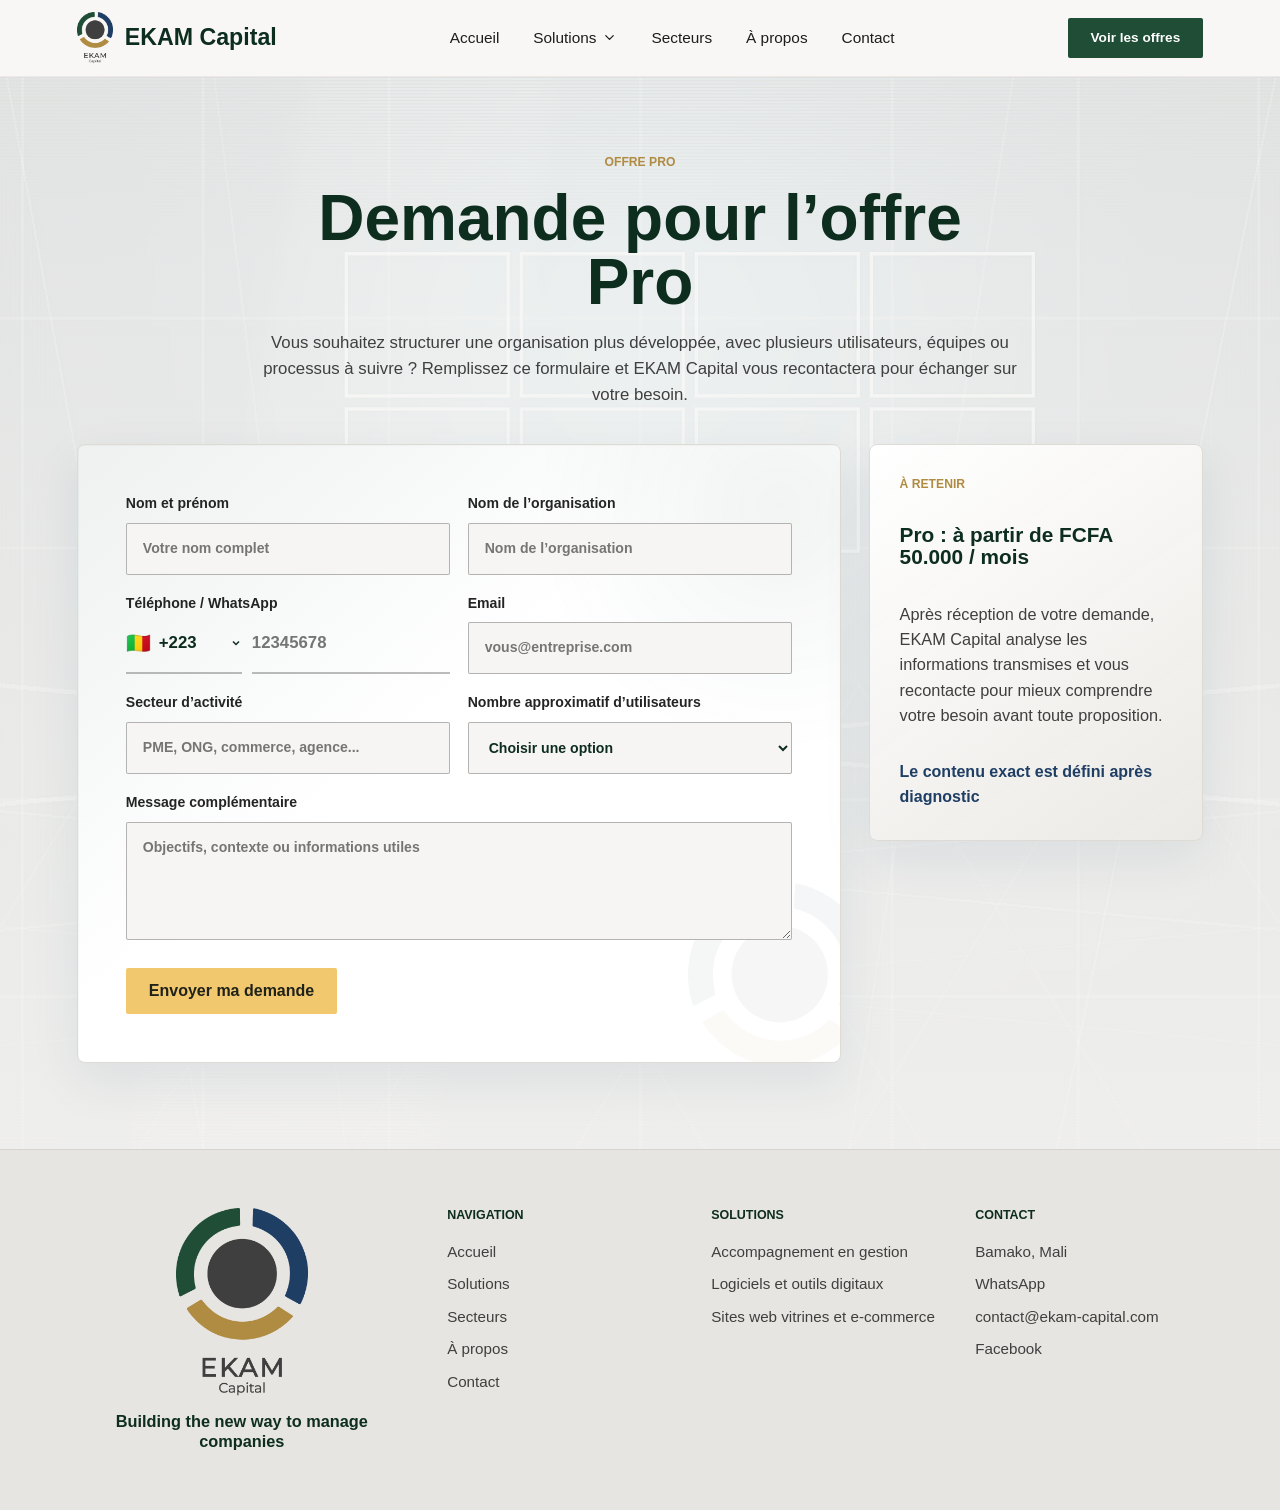
<file: checkout/pro/index.html>
<!DOCTYPE html>
<html lang="fr">
  <head>
    <meta charset="UTF-8" />
    <meta name="viewport" content="width=device-width, initial-scale=1.0" />
    <meta
      name="description"
      content="Demande pour l’offre Pro EKAM Capital : solution digitale sur mesure pour une organisation plus structurée."
    />
    <title>Demande pour l’offre Pro - EKAM Capital</title>
    <link rel="icon" href="/favicon.ico" sizes="any" />
    <link rel="icon" type="image/svg+xml" href="/favicon.svg" />
    <link rel="icon" type="image/png" sizes="96x96" href="/assets/favicon-96.png" />
    <link rel="apple-touch-icon" href="/assets/apple-touch-icon.png" />
    <!-- Meta Pixel Code -->
    <script>
      !function(f,b,e,v,n,t,s)
      {if(f.fbq)return;n=f.fbq=function(){n.callMethod?
      n.callMethod.apply(n,arguments):n.queue.push(arguments)};
      if(!f._fbq)f._fbq=n;n.push=n;n.loaded=!0;n.version='2.0';
      n.queue=[];t=b.createElement(e);t.async=!0;
      t.src=v;s=b.getElementsByTagName(e)[0];
      s.parentNode.insertBefore(t,s)}(window, document,'script',
      'https://connect.facebook.net/en_US/fbevents.js');
      fbq('init', '2180127589476323');
      fbq('track', 'PageView');
    </script>
    <!-- End Meta Pixel Code -->
    <link rel="stylesheet" href="../../styles.css" />
  </head>
  <body>
    <noscript><img height="1" width="1" style="display:none" src="https://www.facebook.com/tr?id=2180127589476323&ev=PageView&noscript=1" /></noscript>
    <header class="site-header">
      <a class="brand" href="../../index.html" aria-label="Accueil EKAM Capital">
        <img src="../../assets/ekam-logo.png" alt="EKAM Capital" />
        <span>EKAM Capital</span>
      </a>
      <button class="menu-toggle" type="button" aria-expanded="false" aria-controls="primary-nav">
        <span></span><span></span><span></span><span class="sr-only">Ouvrir le menu</span>
      </button>
      <nav class="primary-nav" id="primary-nav" aria-label="Navigation principale">
        <a href="../../index.html">Accueil</a>
        <div class="nav-dropdown">
          <button class="dropdown-toggle" type="button" aria-expanded="false">
            Solutions
            <svg viewBox="0 0 24 24" aria-hidden="true"><path d="m6 9 6 6 6-6" /></svg>
          </button>
          <div class="dropdown-menu">
            <a href="../../accompagnement-gestion.html">Accompagnement en gestion</a>
            <a href="../../logiciels-sur-mesure.html">Logiciels & outils digitaux</a>
            <a href="../../sites-web.html">Sites web vitrines & e-commerce</a>
          </div>
        </div>
        <a href="../../index.html#secteurs">Secteurs</a>
        <a href="../../index.html#apropos">À propos</a>
        <a href="../../index.html#contact">Contact</a>
      </nav>
      <a class="header-cta" href="../../logiciels-sur-mesure.html">Voir les offres</a>
    </header>

    <main class="checkout-main">
      <section class="checkout-intro section-reveal">
        <span class="section-label">Offre Pro</span>
        <h1>Demande pour l’offre Pro</h1>
        <p>
          Vous souhaitez structurer une organisation plus développée, avec plusieurs utilisateurs, équipes ou processus
          à suivre ? Remplissez ce formulaire et EKAM Capital vous recontactera pour échanger sur votre besoin.
        </p>
      </section>

      <section class="checkout-layout section-reveal">
        <form class="contact-form offer-form" action="../../send-diagnostic.php" method="post" autocomplete="on" data-success-url="../../merci.html">
          <input class="form-honeypot" type="text" name="website" tabindex="-1" autocomplete="off" aria-hidden="true" />
          <input type="hidden" name="offre" value="Pro" />
          <input type="hidden" name="service" value="Logiciel ou application sur mesure" />

          <div class="form-grid">
            <label>
              Nom et prénom
              <input type="text" name="nom" placeholder="Votre nom complet" autocomplete="name" required />
            </label>
            <label>
              Nom de l’organisation
              <input type="text" name="entreprise" placeholder="Nom de l’organisation" autocomplete="organization" required />
            </label>
            <div class="field-block phone-block">
              <span>Téléphone / WhatsApp</span>
              <div class="phone-field" data-phone-picker>
                <input class="country-code-storage" type="text" name="indicatif" value="+223" autocomplete="tel-country-code" tabindex="-1" aria-hidden="true" readonly />
                <button class="country-trigger" type="button" aria-label="Pays sélectionné : Mali +223" aria-haspopup="listbox" aria-expanded="false" data-country-trigger>
                  <span class="country-flag" aria-hidden="true" data-country-flag>🇲🇱</span>
                  <span class="country-code" data-country-code>+223</span>
                  <svg viewBox="0 0 16 16" aria-hidden="true"><path d="m4 6 4 4 4-4" /></svg>
                </button>
                <div class="country-list" role="listbox" aria-label="Choisir le pays et l’indicatif" hidden data-country-list>
                  <button type="button" role="option" aria-selected="true" data-country-option data-code="+223" data-country="Mali" data-flag="🇲🇱"><span>🇲🇱</span><strong>Mali</strong><small>+223</small></button>
                  <button type="button" role="option" data-country-option data-code="+229" data-country="Bénin" data-flag="🇧🇯"><span>🇧🇯</span><strong>Bénin</strong><small>+229</small></button>
                  <button type="button" role="option" data-country-option data-code="+226" data-country="Burkina Faso" data-flag="🇧🇫"><span>🇧🇫</span><strong>Burkina Faso</strong><small>+226</small></button>
                  <button type="button" role="option" data-country-option data-code="+238" data-country="Cap-Vert" data-flag="🇨🇻"><span>🇨🇻</span><strong>Cap-Vert</strong><small>+238</small></button>
                  <button type="button" role="option" data-country-option data-code="+225" data-country="Côte d’Ivoire" data-flag="🇨🇮"><span>🇨🇮</span><strong>Côte d’Ivoire</strong><small>+225</small></button>
                  <button type="button" role="option" data-country-option data-code="+220" data-country="Gambie" data-flag="🇬🇲"><span>🇬🇲</span><strong>Gambie</strong><small>+220</small></button>
                  <button type="button" role="option" data-country-option data-code="+233" data-country="Ghana" data-flag="🇬🇭"><span>🇬🇭</span><strong>Ghana</strong><small>+233</small></button>
                  <button type="button" role="option" data-country-option data-code="+224" data-country="Guinée" data-flag="🇬🇳"><span>🇬🇳</span><strong>Guinée</strong><small>+224</small></button>
                  <button type="button" role="option" data-country-option data-code="+245" data-country="Guinée-Bissau" data-flag="🇬🇼"><span>🇬🇼</span><strong>Guinée-Bissau</strong><small>+245</small></button>
                  <button type="button" role="option" data-country-option data-code="+231" data-country="Libéria" data-flag="🇱🇷"><span>🇱🇷</span><strong>Libéria</strong><small>+231</small></button>
                  <button type="button" role="option" data-country-option data-code="+222" data-country="Mauritanie" data-flag="🇲🇷"><span>🇲🇷</span><strong>Mauritanie</strong><small>+222</small></button>
                  <button type="button" role="option" data-country-option data-code="+227" data-country="Niger" data-flag="🇳🇪"><span>🇳🇪</span><strong>Niger</strong><small>+227</small></button>
                  <button type="button" role="option" data-country-option data-code="+234" data-country="Nigeria" data-flag="🇳🇬"><span>🇳🇬</span><strong>Nigeria</strong><small>+234</small></button>
                  <button type="button" role="option" data-country-option data-code="+221" data-country="Sénégal" data-flag="🇸🇳"><span>🇸🇳</span><strong>Sénégal</strong><small>+221</small></button>
                  <button type="button" role="option" data-country-option data-code="+232" data-country="Sierra Leone" data-flag="🇸🇱"><span>🇸🇱</span><strong>Sierra Leone</strong><small>+232</small></button>
                  <button type="button" role="option" data-country-option data-code="+228" data-country="Togo" data-flag="🇹🇬"><span>🇹🇬</span><strong>Togo</strong><small>+228</small></button>
                  <button type="button" role="option" data-country-option data-code="+241" data-country="Gabon" data-flag="🇬🇦"><span>🇬🇦</span><strong>Gabon</strong><small>+241</small></button>
                  <button type="button" role="option" data-country-option data-code="+242" data-country="Congo" data-flag="🇨🇬"><span>🇨🇬</span><strong>Congo</strong><small>+242</small></button>
                  <button type="button" role="option" data-country-option data-code="+243" data-country="République démocratique du Congo" data-flag="🇨🇩"><span>🇨🇩</span><strong>République démocratique du Congo</strong><small>+243</small></button>
                </div>
                <input type="tel" name="telephone" placeholder="12345678" inputmode="tel" autocomplete="tel-national" required />
              </div>
            </div>
            <label>
              Email
              <input type="email" name="email" placeholder="vous@entreprise.com" autocomplete="email" required />
            </label>
            <label>
              Secteur d’activité
              <input type="text" name="secteur" placeholder="PME, ONG, commerce, agence..." required />
            </label>
            <label>
              Nombre approximatif d’utilisateurs
              <select name="utilisateurs" required>
                <option value="">Choisir une option</option>
                <option>1 à 10 utilisateurs</option>
                <option>11 à 20 utilisateurs</option>
                <option>21 à 35 utilisateurs</option>
                <option>Plus de 35 utilisateurs</option>
              </select>
            </label>
          </div>
          <label>
            Message complémentaire
            <textarea name="message" rows="4" placeholder="Objectifs, contexte ou informations utiles"></textarea>
          </label>

          <div class="form-actions">
            <button class="btn btn-gold" type="submit">Envoyer ma demande</button>
          </div>
          <div class="form-feedback" role="status" aria-live="polite" hidden>
            <strong>Demande reçue par EKAM Capital.</strong>
            <span>Merci pour votre confiance. Notre équipe analysera vos informations et reviendra vers vous dans les plus brefs délais.</span>
          </div>
        </form>

        <aside class="reassurance-card">
          <span class="section-label">À retenir</span>
          <h2>Pro : à partir de FCFA 50.000 / mois</h2>
          <p>
            Après réception de votre demande, EKAM Capital analyse les informations transmises et vous recontacte pour
            mieux comprendre votre besoin avant toute proposition.
          </p>
          <strong>Le contenu exact est défini après diagnostic</strong>
        </aside>
      </section>
    </main>

    <footer class="site-footer">
      <div class="footer-brand">
        <img src="../../assets/ekam-logo.png" alt="EKAM Capital" />
        <p>Building the new way to manage companies</p>
      </div>
      <div class="footer-column">
        <h3>Navigation</h3>
        <a href="../../index.html">Accueil</a><a href="../../index.html#solutions">Solutions</a><a href="../../index.html#secteurs">Secteurs</a><a href="../../index.html#apropos">À propos</a><a href="../../index.html#contact">Contact</a>
      </div>
      <div class="footer-column">
        <h3>Solutions</h3>
        <a href="../../accompagnement-gestion.html">Accompagnement en gestion</a><a href="../../logiciels-sur-mesure.html">Logiciels et outils digitaux</a><a href="../../sites-web.html">Sites web vitrines et e-commerce</a>
      </div>
      <div class="footer-column">
        <h3>Contact</h3>
        <span>Bamako, Mali</span><a href="https://wa.me/22372824157" target="_blank" rel="noreferrer">WhatsApp</a><a href="mailto:contact@ekam-capital.com">contact@ekam-capital.com</a><a href="https://web.facebook.com/profile.php?id=61590374250069" target="_blank" rel="noreferrer">Facebook</a>
      </div>
    </footer>
    <script src="../../script.js"></script>
  </body>
</html>
</file>
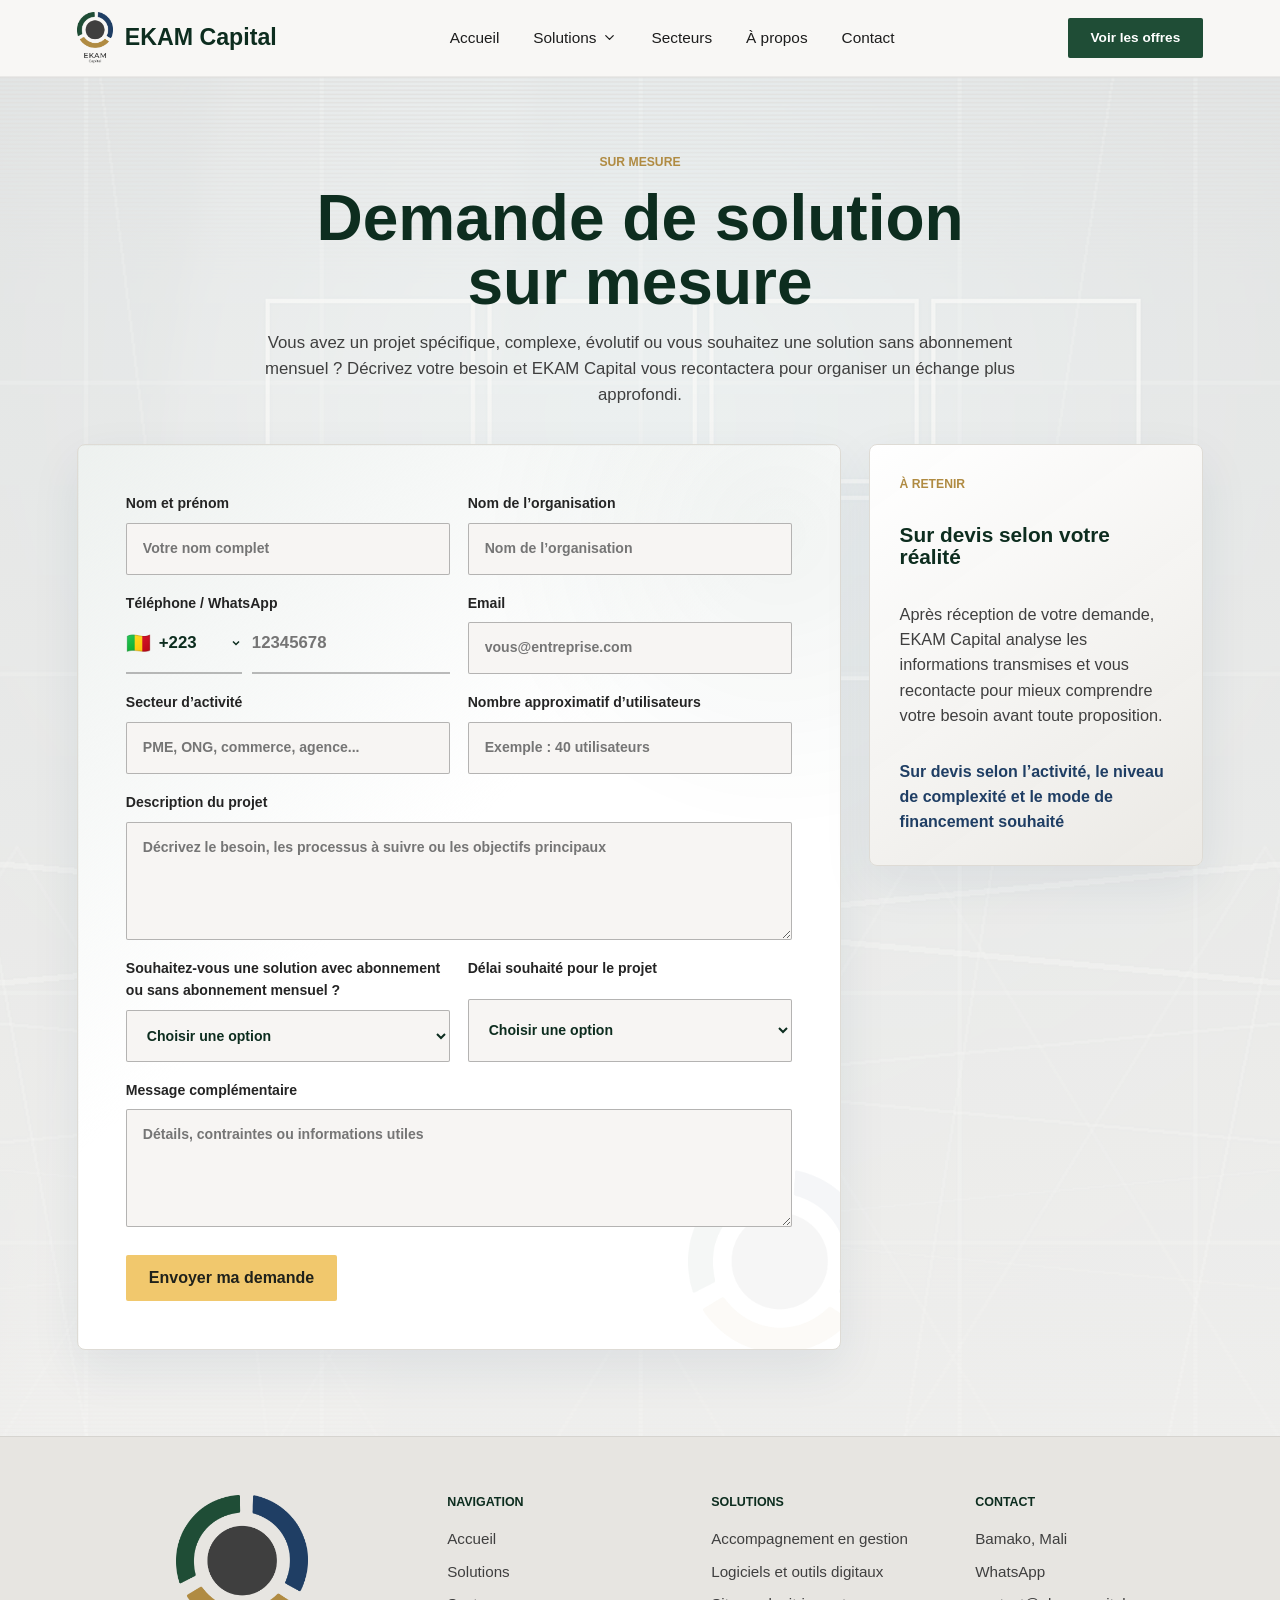
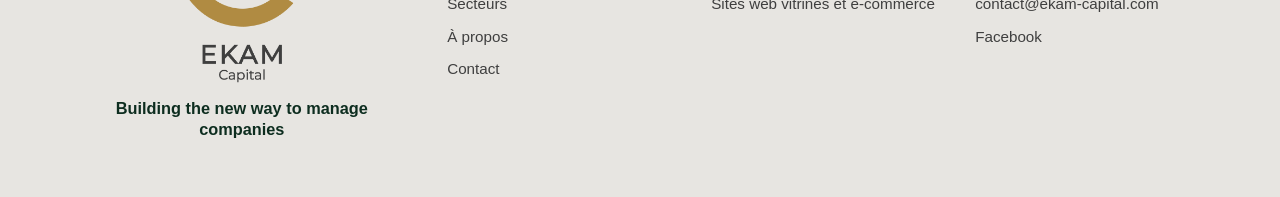
<file: checkout/sur-mesure/index.html>
<!DOCTYPE html>
<html lang="fr">
  <head>
    <meta charset="UTF-8" />
    <meta name="viewport" content="width=device-width, initial-scale=1.0" />
    <meta
      name="description"
      content="Demande de solution sur mesure EKAM Capital : projet spécifique, complexe, évolutif ou sans abonnement mensuel."
    />
    <title>Demande de solution sur mesure - EKAM Capital</title>
    <link rel="icon" href="/favicon.ico" sizes="any" />
    <link rel="icon" type="image/svg+xml" href="/favicon.svg" />
    <link rel="icon" type="image/png" sizes="96x96" href="/assets/favicon-96.png" />
    <link rel="apple-touch-icon" href="/assets/apple-touch-icon.png" />
    <!-- Meta Pixel Code -->
    <script>
      !function(f,b,e,v,n,t,s)
      {if(f.fbq)return;n=f.fbq=function(){n.callMethod?
      n.callMethod.apply(n,arguments):n.queue.push(arguments)};
      if(!f._fbq)f._fbq=n;n.push=n;n.loaded=!0;n.version='2.0';
      n.queue=[];t=b.createElement(e);t.async=!0;
      t.src=v;s=b.getElementsByTagName(e)[0];
      s.parentNode.insertBefore(t,s)}(window, document,'script',
      'https://connect.facebook.net/en_US/fbevents.js');
      fbq('init', '2180127589476323');
      fbq('track', 'PageView');
    </script>
    <!-- End Meta Pixel Code -->
    <link rel="stylesheet" href="../../styles.css" />
  </head>
  <body>
    <noscript><img height="1" width="1" style="display:none" src="https://www.facebook.com/tr?id=2180127589476323&ev=PageView&noscript=1" /></noscript>
    <header class="site-header">
      <a class="brand" href="../../index.html" aria-label="Accueil EKAM Capital">
        <img src="../../assets/ekam-logo.png" alt="EKAM Capital" />
        <span>EKAM Capital</span>
      </a>
      <button class="menu-toggle" type="button" aria-expanded="false" aria-controls="primary-nav">
        <span></span><span></span><span></span><span class="sr-only">Ouvrir le menu</span>
      </button>
      <nav class="primary-nav" id="primary-nav" aria-label="Navigation principale">
        <a href="../../index.html">Accueil</a>
        <div class="nav-dropdown">
          <button class="dropdown-toggle" type="button" aria-expanded="false">
            Solutions
            <svg viewBox="0 0 24 24" aria-hidden="true"><path d="m6 9 6 6 6-6" /></svg>
          </button>
          <div class="dropdown-menu">
            <a href="../../accompagnement-gestion.html">Accompagnement en gestion</a>
            <a href="../../logiciels-sur-mesure.html">Logiciels & outils digitaux</a>
            <a href="../../sites-web.html">Sites web vitrines & e-commerce</a>
          </div>
        </div>
        <a href="../../index.html#secteurs">Secteurs</a>
        <a href="../../index.html#apropos">À propos</a>
        <a href="../../index.html#contact">Contact</a>
      </nav>
      <a class="header-cta" href="../../logiciels-sur-mesure.html">Voir les offres</a>
    </header>

    <main class="checkout-main">
      <section class="checkout-intro section-reveal">
        <span class="section-label">Sur mesure</span>
        <h1>Demande de solution sur mesure</h1>
        <p>
          Vous avez un projet spécifique, complexe, évolutif ou vous souhaitez une solution sans abonnement mensuel ?
          Décrivez votre besoin et EKAM Capital vous recontactera pour organiser un échange plus approfondi.
        </p>
      </section>

      <section class="checkout-layout section-reveal">
        <form class="contact-form offer-form" action="../../send-diagnostic.php" method="post" autocomplete="on" data-success-url="../../merci.html">
          <input class="form-honeypot" type="text" name="website" tabindex="-1" autocomplete="off" aria-hidden="true" />
          <input type="hidden" name="offre" value="Sur mesure" />
          <input type="hidden" name="service" value="Logiciel ou application sur mesure" />

          <div class="form-grid">
            <label>
              Nom et prénom
              <input type="text" name="nom" placeholder="Votre nom complet" autocomplete="name" required />
            </label>
            <label>
              Nom de l’organisation
              <input type="text" name="entreprise" placeholder="Nom de l’organisation" autocomplete="organization" required />
            </label>
            <div class="field-block phone-block">
              <span>Téléphone / WhatsApp</span>
              <div class="phone-field" data-phone-picker>
                <input class="country-code-storage" type="text" name="indicatif" value="+223" autocomplete="tel-country-code" tabindex="-1" aria-hidden="true" readonly />
                <button class="country-trigger" type="button" aria-label="Pays sélectionné : Mali +223" aria-haspopup="listbox" aria-expanded="false" data-country-trigger>
                  <span class="country-flag" aria-hidden="true" data-country-flag>🇲🇱</span>
                  <span class="country-code" data-country-code>+223</span>
                  <svg viewBox="0 0 16 16" aria-hidden="true"><path d="m4 6 4 4 4-4" /></svg>
                </button>
                <div class="country-list" role="listbox" aria-label="Choisir le pays et l’indicatif" hidden data-country-list>
                  <button type="button" role="option" aria-selected="true" data-country-option data-code="+223" data-country="Mali" data-flag="🇲🇱"><span>🇲🇱</span><strong>Mali</strong><small>+223</small></button>
                  <button type="button" role="option" data-country-option data-code="+229" data-country="Bénin" data-flag="🇧🇯"><span>🇧🇯</span><strong>Bénin</strong><small>+229</small></button>
                  <button type="button" role="option" data-country-option data-code="+226" data-country="Burkina Faso" data-flag="🇧🇫"><span>🇧🇫</span><strong>Burkina Faso</strong><small>+226</small></button>
                  <button type="button" role="option" data-country-option data-code="+238" data-country="Cap-Vert" data-flag="🇨🇻"><span>🇨🇻</span><strong>Cap-Vert</strong><small>+238</small></button>
                  <button type="button" role="option" data-country-option data-code="+225" data-country="Côte d’Ivoire" data-flag="🇨🇮"><span>🇨🇮</span><strong>Côte d’Ivoire</strong><small>+225</small></button>
                  <button type="button" role="option" data-country-option data-code="+220" data-country="Gambie" data-flag="🇬🇲"><span>🇬🇲</span><strong>Gambie</strong><small>+220</small></button>
                  <button type="button" role="option" data-country-option data-code="+233" data-country="Ghana" data-flag="🇬🇭"><span>🇬🇭</span><strong>Ghana</strong><small>+233</small></button>
                  <button type="button" role="option" data-country-option data-code="+224" data-country="Guinée" data-flag="🇬🇳"><span>🇬🇳</span><strong>Guinée</strong><small>+224</small></button>
                  <button type="button" role="option" data-country-option data-code="+245" data-country="Guinée-Bissau" data-flag="🇬🇼"><span>🇬🇼</span><strong>Guinée-Bissau</strong><small>+245</small></button>
                  <button type="button" role="option" data-country-option data-code="+231" data-country="Libéria" data-flag="🇱🇷"><span>🇱🇷</span><strong>Libéria</strong><small>+231</small></button>
                  <button type="button" role="option" data-country-option data-code="+222" data-country="Mauritanie" data-flag="🇲🇷"><span>🇲🇷</span><strong>Mauritanie</strong><small>+222</small></button>
                  <button type="button" role="option" data-country-option data-code="+227" data-country="Niger" data-flag="🇳🇪"><span>🇳🇪</span><strong>Niger</strong><small>+227</small></button>
                  <button type="button" role="option" data-country-option data-code="+234" data-country="Nigeria" data-flag="🇳🇬"><span>🇳🇬</span><strong>Nigeria</strong><small>+234</small></button>
                  <button type="button" role="option" data-country-option data-code="+221" data-country="Sénégal" data-flag="🇸🇳"><span>🇸🇳</span><strong>Sénégal</strong><small>+221</small></button>
                  <button type="button" role="option" data-country-option data-code="+232" data-country="Sierra Leone" data-flag="🇸🇱"><span>🇸🇱</span><strong>Sierra Leone</strong><small>+232</small></button>
                  <button type="button" role="option" data-country-option data-code="+228" data-country="Togo" data-flag="🇹🇬"><span>🇹🇬</span><strong>Togo</strong><small>+228</small></button>
                  <button type="button" role="option" data-country-option data-code="+241" data-country="Gabon" data-flag="🇬🇦"><span>🇬🇦</span><strong>Gabon</strong><small>+241</small></button>
                  <button type="button" role="option" data-country-option data-code="+242" data-country="Congo" data-flag="🇨🇬"><span>🇨🇬</span><strong>Congo</strong><small>+242</small></button>
                  <button type="button" role="option" data-country-option data-code="+243" data-country="République démocratique du Congo" data-flag="🇨🇩"><span>🇨🇩</span><strong>République démocratique du Congo</strong><small>+243</small></button>
                </div>
                <input type="tel" name="telephone" placeholder="12345678" inputmode="tel" autocomplete="tel-national" required />
              </div>
            </div>
            <label>
              Email
              <input type="email" name="email" placeholder="vous@entreprise.com" autocomplete="email" required />
            </label>
            <label>
              Secteur d’activité
              <input type="text" name="secteur" placeholder="PME, ONG, commerce, agence..." required />
            </label>
            <label>
              Nombre approximatif d’utilisateurs
              <input type="text" name="utilisateurs" placeholder="Exemple : 40 utilisateurs" required />
            </label>
          </div>
          <label>
            Description du projet
            <textarea name="description_projet" rows="4" placeholder="Décrivez le besoin, les processus à suivre ou les objectifs principaux" required></textarea>
          </label>
          <div class="form-grid">
            <label>
              Souhaitez-vous une solution avec abonnement ou sans abonnement mensuel ?
              <select name="mode_solution" required>
                <option value="">Choisir une option</option>
                <option>Abonnement mensuel</option>
                <option>Solution sans abonnement mensuel</option>
                <option>Je ne sais pas encore</option>
              </select>
            </label>
            <label>
              Délai souhaité pour le projet
              <select name="delai" required>
                <option value="">Choisir une option</option>
                <option>Dès que possible</option>
                <option>Dans le mois</option>
                <option>Dans les 2 à 3 mois</option>
                <option>Pas encore défini</option>
              </select>
            </label>
          </div>
          <label>
            Message complémentaire
            <textarea name="message" rows="4" placeholder="Détails, contraintes ou informations utiles"></textarea>
          </label>

          <div class="form-actions">
            <button class="btn btn-gold" type="submit">Envoyer ma demande</button>
          </div>
          <div class="form-feedback" role="status" aria-live="polite" hidden>
            <strong>Demande reçue par EKAM Capital.</strong>
            <span>Merci pour votre confiance. Notre équipe analysera vos informations et reviendra vers vous dans les plus brefs délais.</span>
          </div>
        </form>

        <aside class="reassurance-card">
          <span class="section-label">À retenir</span>
          <h2>Sur devis selon votre réalité</h2>
          <p>
            Après réception de votre demande, EKAM Capital analyse les informations transmises et vous recontacte pour
            mieux comprendre votre besoin avant toute proposition.
          </p>
          <strong>Sur devis selon l’activité, le niveau de complexité et le mode de financement souhaité</strong>
        </aside>
      </section>
    </main>

    <footer class="site-footer">
      <div class="footer-brand">
        <img src="../../assets/ekam-logo.png" alt="EKAM Capital" />
        <p>Building the new way to manage companies</p>
      </div>
      <div class="footer-column">
        <h3>Navigation</h3>
        <a href="../../index.html">Accueil</a><a href="../../index.html#solutions">Solutions</a><a href="../../index.html#secteurs">Secteurs</a><a href="../../index.html#apropos">À propos</a><a href="../../index.html#contact">Contact</a>
      </div>
      <div class="footer-column">
        <h3>Solutions</h3>
        <a href="../../accompagnement-gestion.html">Accompagnement en gestion</a><a href="../../logiciels-sur-mesure.html">Logiciels et outils digitaux</a><a href="../../sites-web.html">Sites web vitrines et e-commerce</a>
      </div>
      <div class="footer-column">
        <h3>Contact</h3>
        <span>Bamako, Mali</span><a href="https://wa.me/22372824157" target="_blank" rel="noreferrer">WhatsApp</a><a href="mailto:contact@ekam-capital.com">contact@ekam-capital.com</a><a href="https://web.facebook.com/profile.php?id=61590374250069" target="_blank" rel="noreferrer">Facebook</a>
      </div>
    </footer>
    <script src="../../script.js"></script>
  </body>
</html>
</file>
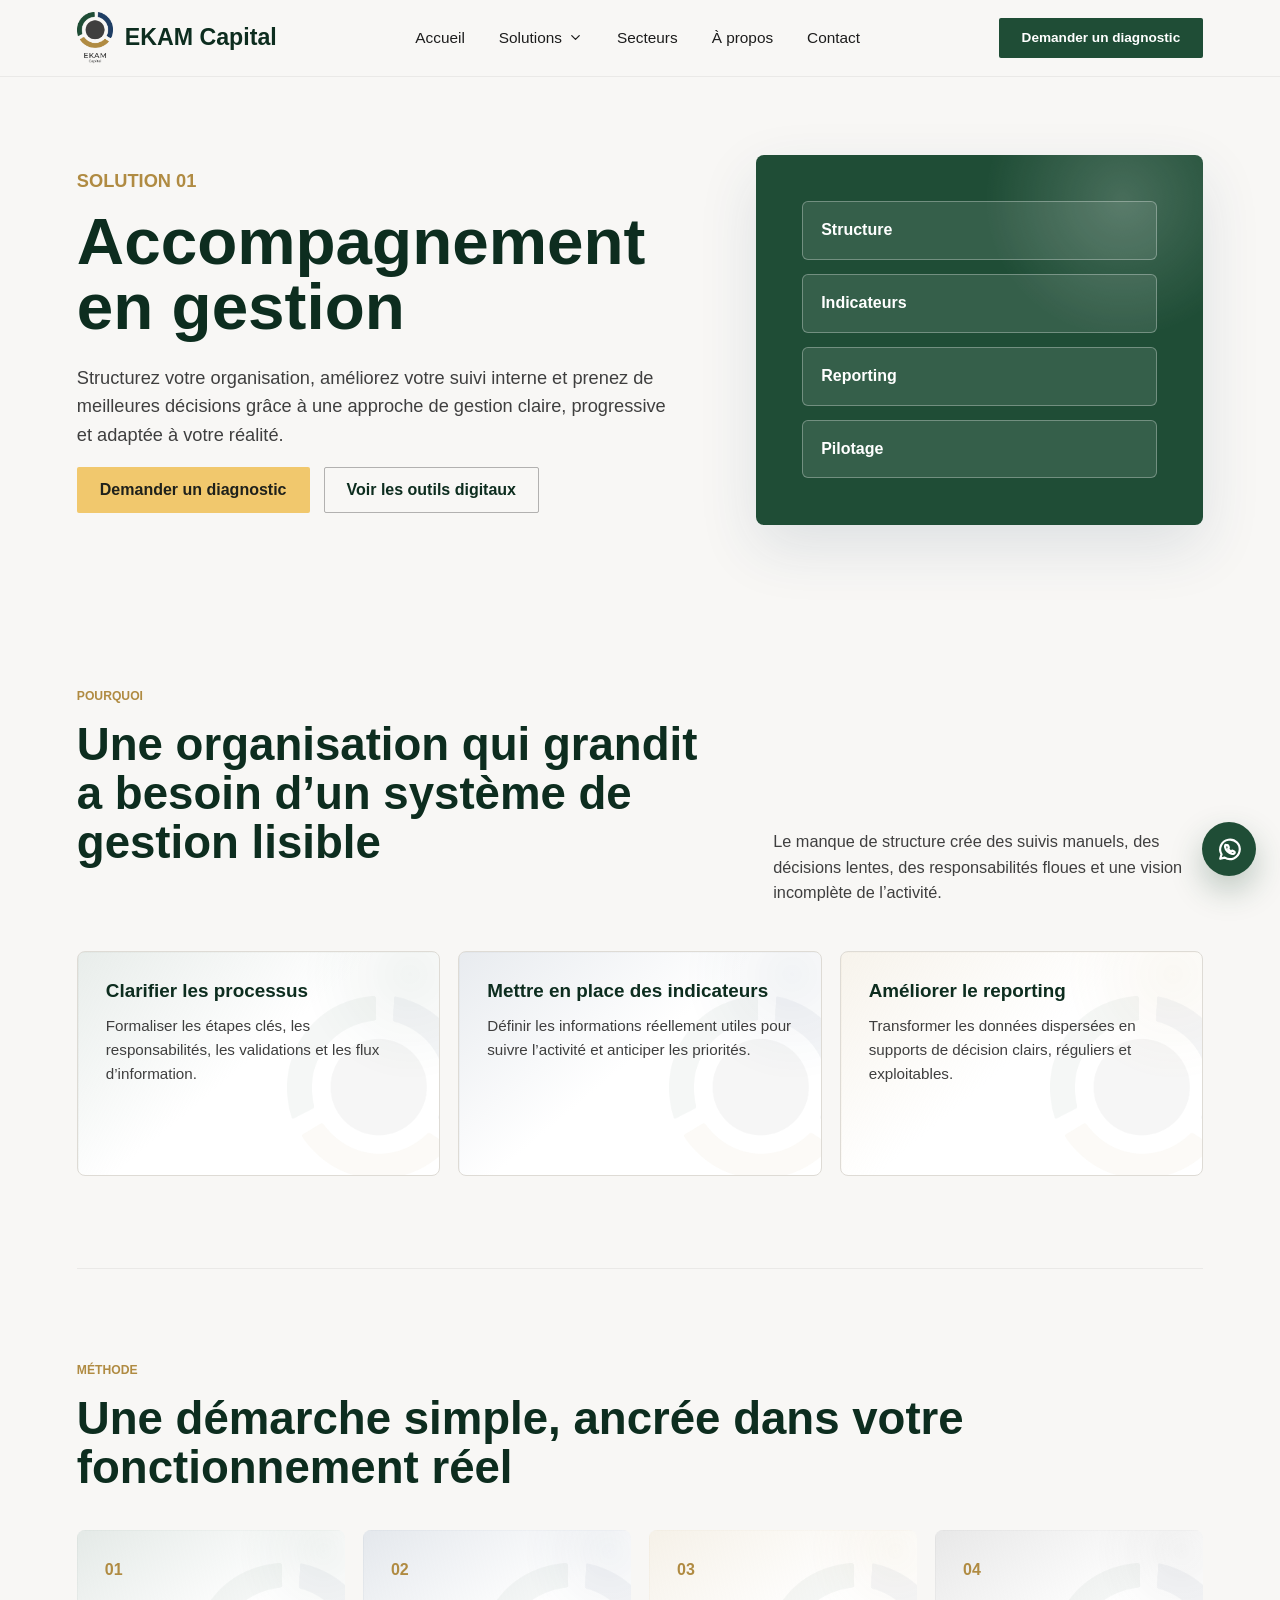
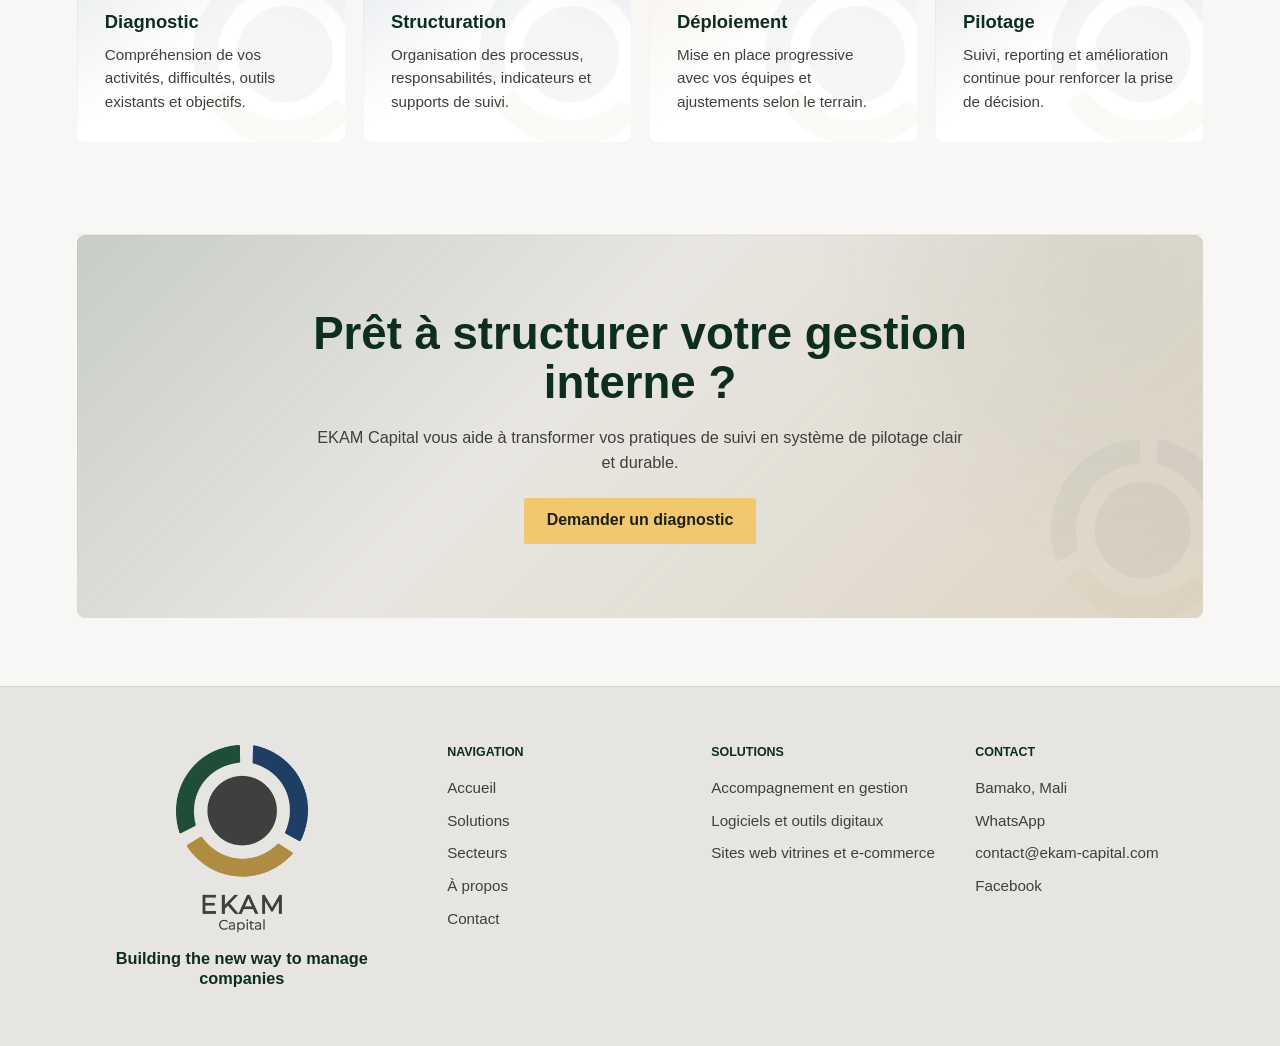
<file: accompagnement-gestion.html>
<!DOCTYPE html>
<html lang="fr">
  <head>
    <meta charset="UTF-8" />
    <meta name="viewport" content="width=device-width, initial-scale=1.0" />
    <meta
      name="description"
      content="Accompagnement en gestion EKAM Capital : structuration, suivi interne, reporting, indicateurs et pilotage des organisations."
    />
    <title>Accompagnement en gestion - EKAM Capital</title>
    <link rel="icon" href="/favicon.ico" sizes="any" />
    <link rel="icon" type="image/svg+xml" href="/favicon.svg" />
    <link rel="icon" type="image/png" sizes="96x96" href="/assets/favicon-96.png" />
    <link rel="apple-touch-icon" href="/assets/apple-touch-icon.png" />
    <!-- Meta Pixel Code -->
    <script>
      !function(f,b,e,v,n,t,s)
      {if(f.fbq)return;n=f.fbq=function(){n.callMethod?
      n.callMethod.apply(n,arguments):n.queue.push(arguments)};
      if(!f._fbq)f._fbq=n;n.push=n;n.loaded=!0;n.version='2.0';
      n.queue=[];t=b.createElement(e);t.async=!0;
      t.src=v;s=b.getElementsByTagName(e)[0];
      s.parentNode.insertBefore(t,s)}(window, document,'script',
      'https://connect.facebook.net/en_US/fbevents.js');
      fbq('init', '2180127589476323');
      fbq('track', 'PageView');
    </script>
    <!-- End Meta Pixel Code -->
    <link rel="stylesheet" href="styles.css" />
  </head>
  <body>
    <noscript><img height="1" width="1" style="display:none" src="https://www.facebook.com/tr?id=2180127589476323&ev=PageView&noscript=1" /></noscript>
    <header class="site-header">
      <a class="brand" href="index.html" aria-label="Accueil EKAM Capital">
        <img src="assets/ekam-logo.png" alt="EKAM Capital" />
        <span>EKAM Capital</span>
      </a>
      <button class="menu-toggle" type="button" aria-expanded="false" aria-controls="primary-nav">
        <span></span><span></span><span></span><span class="sr-only">Ouvrir le menu</span>
      </button>
      <nav class="primary-nav" id="primary-nav" aria-label="Navigation principale">
        <a href="index.html">Accueil</a>
        <div class="nav-dropdown">
          <button class="dropdown-toggle" type="button" aria-expanded="false">
            Solutions
            <svg viewBox="0 0 24 24" aria-hidden="true"><path d="m6 9 6 6 6-6" /></svg>
          </button>
          <div class="dropdown-menu">
            <a href="accompagnement-gestion.html">Accompagnement en gestion</a>
            <a href="logiciels-sur-mesure.html">Logiciels & outils digitaux</a>
            <a href="sites-web.html">Sites web vitrines & e-commerce</a>
          </div>
        </div>
        <a href="index.html#secteurs">Secteurs</a>
        <a href="index.html#apropos">À propos</a>
        <a href="index.html#contact">Contact</a>
      </nav>
      <a class="header-cta" href="index.html#contact">Demander un diagnostic</a>
    </header>

    <main>
      <section class="solution-hero section-reveal">
        <div>
          <p class="eyebrow">Solution 01</p>
          <h1>Accompagnement en gestion</h1>
          <p>
            Structurez votre organisation, améliorez votre suivi interne et prenez de meilleures décisions grâce à une
            approche de gestion claire, progressive et adaptée à votre réalité.
          </p>
          <div class="hero-actions">
            <a class="btn btn-gold" href="index.html#contact">Demander un diagnostic</a>
            <a class="btn btn-outline" href="logiciels-sur-mesure.html">Voir les outils digitaux</a>
          </div>
        </div>
        <div class="solution-visual visual-green" aria-hidden="true">
          <span>Structure</span>
          <span>Indicateurs</span>
          <span>Reporting</span>
          <span>Pilotage</span>
        </div>
      </section>

      <section class="detail-section section-reveal">
        <div class="section-heading">
          <div>
            <span class="section-label">Pourquoi</span>
            <h2>Une organisation qui grandit a besoin d’un système de gestion lisible</h2>
          </div>
          <p>
            Le manque de structure crée des suivis manuels, des décisions lentes, des responsabilités floues et une
            vision incomplète de l’activité.
          </p>
        </div>
        <div class="feature-grid">
          <article class="feature-card">
            <h3>Clarifier les processus</h3>
            <p>Formaliser les étapes clés, les responsabilités, les validations et les flux d’information.</p>
          </article>
          <article class="feature-card">
            <h3>Mettre en place des indicateurs</h3>
            <p>Définir les informations réellement utiles pour suivre l’activité et anticiper les priorités.</p>
          </article>
          <article class="feature-card">
            <h3>Améliorer le reporting</h3>
            <p>Transformer les données dispersées en supports de décision clairs, réguliers et exploitables.</p>
          </article>
        </div>
      </section>

      <section class="method-section section-reveal">
        <span class="section-label">Méthode</span>
        <h2>Une démarche simple, ancrée dans votre fonctionnement réel</h2>
        <div class="method-steps">
          <div><span>01</span><h3>Diagnostic</h3><p>Compréhension de vos activités, difficultés, outils existants et objectifs.</p></div>
          <div><span>02</span><h3>Structuration</h3><p>Organisation des processus, responsabilités, indicateurs et supports de suivi.</p></div>
          <div><span>03</span><h3>Déploiement</h3><p>Mise en place progressive avec vos équipes et ajustements selon le terrain.</p></div>
          <div><span>04</span><h3>Pilotage</h3><p>Suivi, reporting et amélioration continue pour renforcer la prise de décision.</p></div>
        </div>
      </section>

      <section class="cta-band section-reveal">
        <h2>Prêt à structurer votre gestion interne ?</h2>
        <p>EKAM Capital vous aide à transformer vos pratiques de suivi en système de pilotage clair et durable.</p>
        <a class="btn btn-gold" href="index.html#contact">Demander un diagnostic</a>
      </section>
    </main>

    <footer class="site-footer">
      <div class="footer-brand">
        <img src="assets/ekam-logo.png" alt="EKAM Capital" />
        <p>Building the new way to manage companies</p>
      </div>
      <div class="footer-column">
        <h3>Navigation</h3>
        <a href="index.html">Accueil</a><a href="index.html#solutions">Solutions</a><a href="index.html#secteurs">Secteurs</a><a href="index.html#apropos">À propos</a><a href="index.html#contact">Contact</a>
      </div>
      <div class="footer-column">
        <h3>Solutions</h3>
        <a href="accompagnement-gestion.html">Accompagnement en gestion</a><a href="logiciels-sur-mesure.html">Logiciels et outils digitaux</a><a href="sites-web.html">Sites web vitrines et e-commerce</a>
      </div>
      <div class="footer-column">
        <h3>Contact</h3>
        <span>Bamako, Mali</span><a href="https://wa.me/22372824157" target="_blank" rel="noreferrer">WhatsApp</a><a href="mailto:contact@ekam-capital.com">contact@ekam-capital.com</a><a href="https://web.facebook.com/profile.php?id=61590374250069" target="_blank" rel="noreferrer">Facebook</a>
      </div>
    </footer>
    <a class="floating-whatsapp" href="https://wa.me/22372824157" target="_blank" rel="noreferrer" aria-label="Contacter EKAM Capital sur WhatsApp">
      <svg viewBox="0 0 24 24" aria-hidden="true">
        <path d="M4.3 19.7 5.4 16A8.1 8.1 0 1 1 8 18.7l-3.7 1Z" />
        <path d="M9.2 8.7c.2-.4.3-.4.6-.4h.5c.2 0 .4.1.5.4l.6 1.4c.1.3 0 .5-.1.7l-.4.5c.5 1 1.3 1.8 2.4 2.3l.6-.5c.2-.2.4-.2.7-.1l1.3.6c.3.1.4.3.4.6v.5c0 .3-.1.5-.4.6-.5.3-1.1.4-1.8.3-2.7-.4-5.4-3-5.8-5.8-.1-.6.1-1.2.4-1.7Z" />
      </svg>
    </a>
    <script src="script.js"></script>
  </body>
</html>
</file>
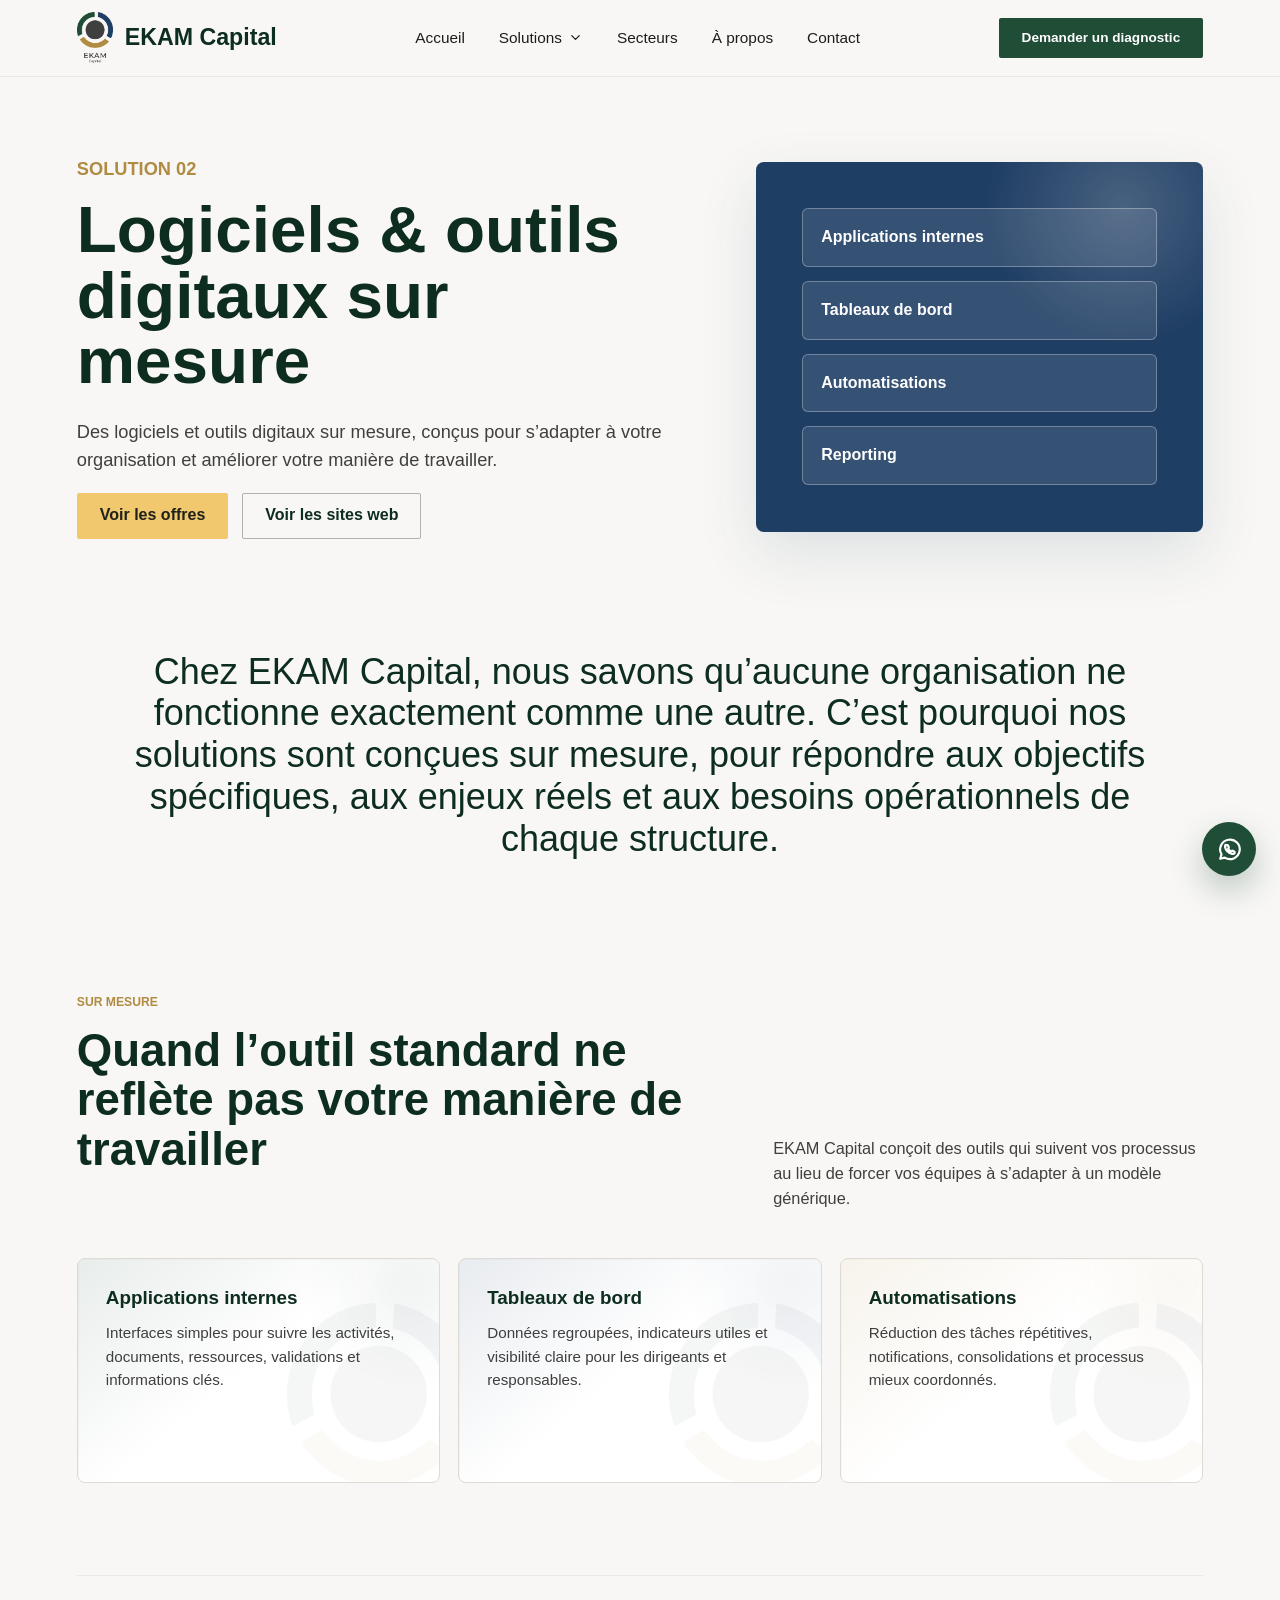
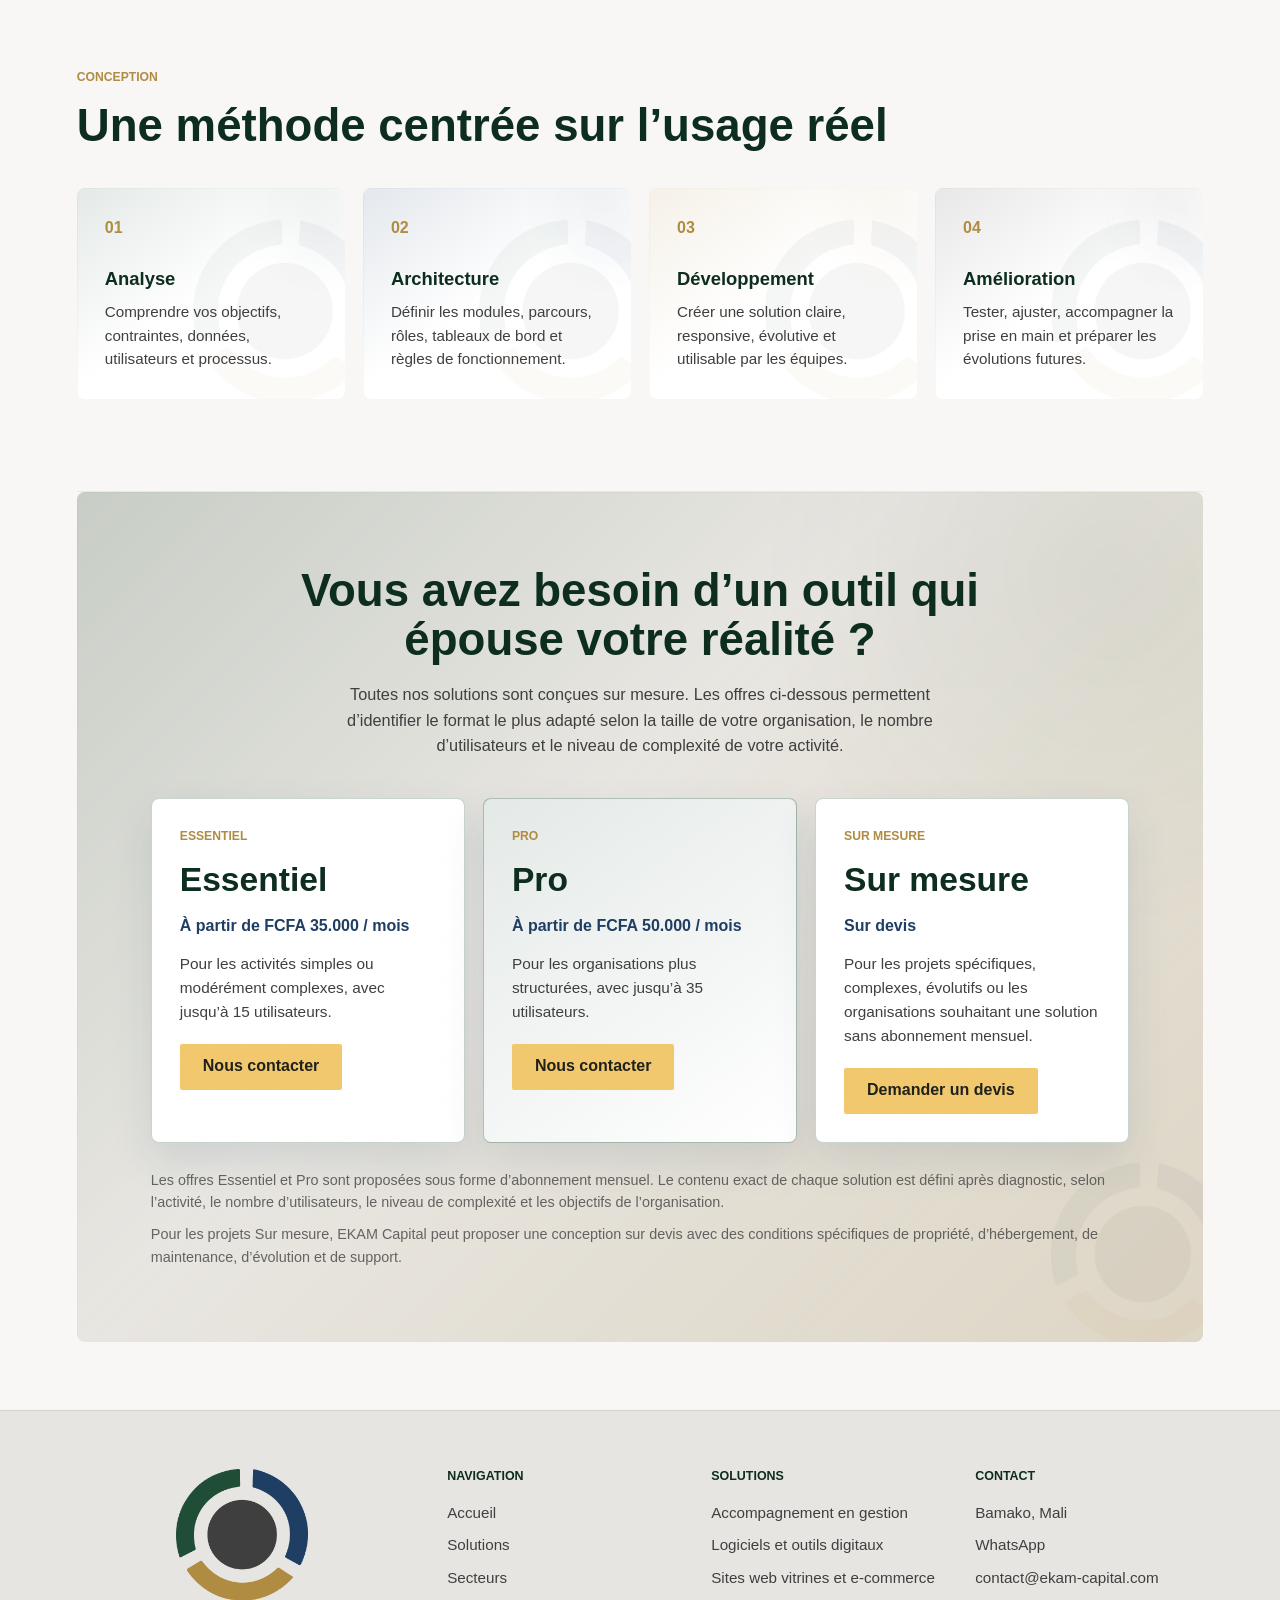
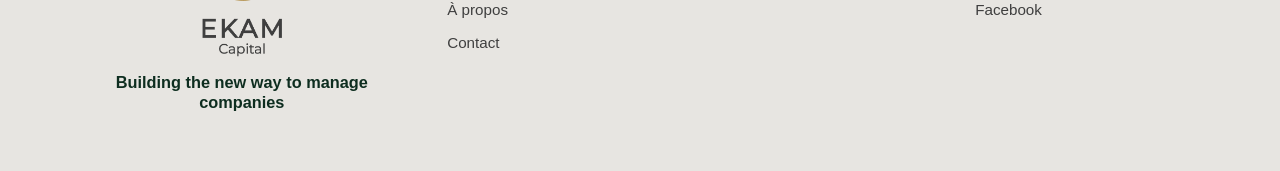
<file: logiciels-sur-mesure.html>
<!DOCTYPE html>
<html lang="fr">
  <head>
    <meta charset="UTF-8" />
    <meta name="viewport" content="width=device-width, initial-scale=1.0" />
    <meta
      name="description"
      content="Logiciels et outils digitaux sur mesure EKAM Capital : applications internes, tableaux de bord, automatisations et systèmes de reporting."
    />
    <title>Logiciels & outils digitaux sur mesure - EKAM Capital</title>
    <link rel="icon" href="/favicon.ico" sizes="any" />
    <link rel="icon" type="image/svg+xml" href="/favicon.svg" />
    <link rel="icon" type="image/png" sizes="96x96" href="/assets/favicon-96.png" />
    <link rel="apple-touch-icon" href="/assets/apple-touch-icon.png" />
    <!-- Meta Pixel Code -->
    <script>
      !function(f,b,e,v,n,t,s)
      {if(f.fbq)return;n=f.fbq=function(){n.callMethod?
      n.callMethod.apply(n,arguments):n.queue.push(arguments)};
      if(!f._fbq)f._fbq=n;n.push=n;n.loaded=!0;n.version='2.0';
      n.queue=[];t=b.createElement(e);t.async=!0;
      t.src=v;s=b.getElementsByTagName(e)[0];
      s.parentNode.insertBefore(t,s)}(window, document,'script',
      'https://connect.facebook.net/en_US/fbevents.js');
      fbq('init', '2180127589476323');
      fbq('track', 'PageView');
    </script>
    <!-- End Meta Pixel Code -->
    <link rel="stylesheet" href="styles.css" />
  </head>
  <body>
    <noscript><img height="1" width="1" style="display:none" src="https://www.facebook.com/tr?id=2180127589476323&ev=PageView&noscript=1" /></noscript>
    <header class="site-header">
      <a class="brand" href="index.html" aria-label="Accueil EKAM Capital">
        <img src="assets/ekam-logo.png" alt="EKAM Capital" />
        <span>EKAM Capital</span>
      </a>
      <button class="menu-toggle" type="button" aria-expanded="false" aria-controls="primary-nav">
        <span></span><span></span><span></span><span class="sr-only">Ouvrir le menu</span>
      </button>
      <nav class="primary-nav" id="primary-nav" aria-label="Navigation principale">
        <a href="index.html">Accueil</a>
        <div class="nav-dropdown">
          <button class="dropdown-toggle" type="button" aria-expanded="false">
            Solutions
            <svg viewBox="0 0 24 24" aria-hidden="true"><path d="m6 9 6 6 6-6" /></svg>
          </button>
          <div class="dropdown-menu">
            <a href="accompagnement-gestion.html">Accompagnement en gestion</a>
            <a href="logiciels-sur-mesure.html">Logiciels & outils digitaux</a>
            <a href="sites-web.html">Sites web vitrines & e-commerce</a>
          </div>
        </div>
        <a href="index.html#secteurs">Secteurs</a>
        <a href="index.html#apropos">À propos</a>
        <a href="index.html#contact">Contact</a>
      </nav>
      <a class="header-cta" href="index.html#contact">Demander un diagnostic</a>
    </header>

    <main>
      <section class="solution-hero section-reveal">
        <div>
          <p class="eyebrow">Solution 02</p>
          <h1>Logiciels & outils digitaux sur mesure</h1>
          <p>
            Des logiciels et outils digitaux sur mesure, conçus pour s’adapter à votre organisation et améliorer votre
            manière de travailler.
          </p>
          <div class="hero-actions">
            <a class="btn btn-gold" href="#offres">Voir les offres</a>
            <a class="btn btn-outline" href="sites-web.html">Voir les sites web</a>
          </div>
        </div>
        <div class="solution-visual visual-blue" aria-hidden="true">
          <span>Applications internes</span>
          <span>Tableaux de bord</span>
          <span>Automatisations</span>
          <span>Reporting</span>
        </div>
      </section>

      <section class="statement-section section-reveal">
        <p>
          Chez EKAM Capital, nous savons qu’aucune organisation ne fonctionne exactement comme une autre. C’est pourquoi
          nos solutions sont conçues sur mesure, pour répondre aux objectifs spécifiques, aux enjeux réels et aux besoins
          opérationnels de chaque structure.
        </p>
      </section>

      <section class="detail-section section-reveal">
        <div class="section-heading">
          <div>
            <span class="section-label">Sur mesure</span>
            <h2>Quand l’outil standard ne reflète pas votre manière de travailler</h2>
          </div>
          <p>
            EKAM Capital conçoit des outils qui suivent vos processus au lieu de forcer vos équipes à s’adapter à un
            modèle générique.
          </p>
        </div>
        <div class="feature-grid">
          <article class="feature-card">
            <h3>Applications internes</h3>
            <p>Interfaces simples pour suivre les activités, documents, ressources, validations et informations clés.</p>
          </article>
          <article class="feature-card">
            <h3>Tableaux de bord</h3>
            <p>Données regroupées, indicateurs utiles et visibilité claire pour les dirigeants et responsables.</p>
          </article>
          <article class="feature-card">
            <h3>Automatisations</h3>
            <p>Réduction des tâches répétitives, notifications, consolidations et processus mieux coordonnés.</p>
          </article>
        </div>
      </section>

      <section class="method-section section-reveal">
        <span class="section-label">Conception</span>
        <h2>Une méthode centrée sur l’usage réel</h2>
        <div class="method-steps">
          <div><span>01</span><h3>Analyse</h3><p>Comprendre vos objectifs, contraintes, données, utilisateurs et processus.</p></div>
          <div><span>02</span><h3>Architecture</h3><p>Définir les modules, parcours, rôles, tableaux de bord et règles de fonctionnement.</p></div>
          <div><span>03</span><h3>Développement</h3><p>Créer une solution claire, responsive, évolutive et utilisable par les équipes.</p></div>
          <div><span>04</span><h3>Amélioration</h3><p>Tester, ajuster, accompagner la prise en main et préparer les évolutions futures.</p></div>
        </div>
      </section>

      <section class="cta-band section-reveal" id="offres">
        <h2>Vous avez besoin d’un outil qui épouse votre réalité ?</h2>
        <p>
          Toutes nos solutions sont conçues sur mesure. Les offres ci-dessous permettent d’identifier le format le plus
          adapté selon la taille de votre organisation, le nombre d’utilisateurs et le niveau de complexité de votre
          activité.
        </p>
        <div class="offer-grid" aria-label="Offres logiciels et outils digitaux sur mesure">
          <article class="offer-card">
            <span class="offer-kicker">Essentiel</span>
            <h3>Essentiel</h3>
            <strong>À partir de FCFA 35.000 / mois</strong>
            <p>Pour les activités simples ou modérément complexes, avec jusqu’à 15 utilisateurs.</p>
            <a class="btn btn-gold" href="checkout/essentiel/">Nous contacter</a>
          </article>
          <article class="offer-card offer-card-featured">
            <span class="offer-kicker">Pro</span>
            <h3>Pro</h3>
            <strong>À partir de FCFA 50.000 / mois</strong>
            <p>Pour les organisations plus structurées, avec jusqu’à 35 utilisateurs.</p>
            <a class="btn btn-gold" href="checkout/pro/">Nous contacter</a>
          </article>
          <article class="offer-card">
            <span class="offer-kicker">Sur mesure</span>
            <h3>Sur mesure</h3>
            <strong>Sur devis</strong>
            <p>Pour les projets spécifiques, complexes, évolutifs ou les organisations souhaitant une solution sans abonnement mensuel.</p>
            <a class="btn btn-gold" href="checkout/sur-mesure/">Demander un devis</a>
          </article>
        </div>
        <div class="offer-notes">
          <p>
            Les offres Essentiel et Pro sont proposées sous forme d’abonnement mensuel. Le contenu exact de chaque
            solution est défini après diagnostic, selon l’activité, le nombre d’utilisateurs, le niveau de complexité et
            les objectifs de l’organisation.
          </p>
          <p>
            Pour les projets Sur mesure, EKAM Capital peut proposer une conception sur devis avec des conditions
            spécifiques de propriété, d’hébergement, de maintenance, d’évolution et de support.
          </p>
        </div>
      </section>
    </main>

    <footer class="site-footer">
      <div class="footer-brand">
        <img src="assets/ekam-logo.png" alt="EKAM Capital" />
        <p>Building the new way to manage companies</p>
      </div>
      <div class="footer-column">
        <h3>Navigation</h3>
        <a href="index.html">Accueil</a><a href="index.html#solutions">Solutions</a><a href="index.html#secteurs">Secteurs</a><a href="index.html#apropos">À propos</a><a href="index.html#contact">Contact</a>
      </div>
      <div class="footer-column">
        <h3>Solutions</h3>
        <a href="accompagnement-gestion.html">Accompagnement en gestion</a><a href="logiciels-sur-mesure.html">Logiciels et outils digitaux</a><a href="sites-web.html">Sites web vitrines et e-commerce</a>
      </div>
      <div class="footer-column">
        <h3>Contact</h3>
        <span>Bamako, Mali</span><a href="https://wa.me/22372824157" target="_blank" rel="noreferrer">WhatsApp</a><a href="mailto:contact@ekam-capital.com">contact@ekam-capital.com</a><a href="https://web.facebook.com/profile.php?id=61590374250069" target="_blank" rel="noreferrer">Facebook</a>
      </div>
    </footer>
    <a class="floating-whatsapp" href="https://wa.me/22372824157" target="_blank" rel="noreferrer" aria-label="Contacter EKAM Capital sur WhatsApp">
      <svg viewBox="0 0 24 24" aria-hidden="true">
        <path d="M4.3 19.7 5.4 16A8.1 8.1 0 1 1 8 18.7l-3.7 1Z" />
        <path d="M9.2 8.7c.2-.4.3-.4.6-.4h.5c.2 0 .4.1.5.4l.6 1.4c.1.3 0 .5-.1.7l-.4.5c.5 1 1.3 1.8 2.4 2.3l.6-.5c.2-.2.4-.2.7-.1l1.3.6c.3.1.4.3.4.6v.5c0 .3-.1.5-.4.6-.5.3-1.1.4-1.8.3-2.7-.4-5.4-3-5.8-5.8-.1-.6.1-1.2.4-1.7Z" />
      </svg>
    </a>
    <script src="script.js"></script>
  </body>
</html>
</file>
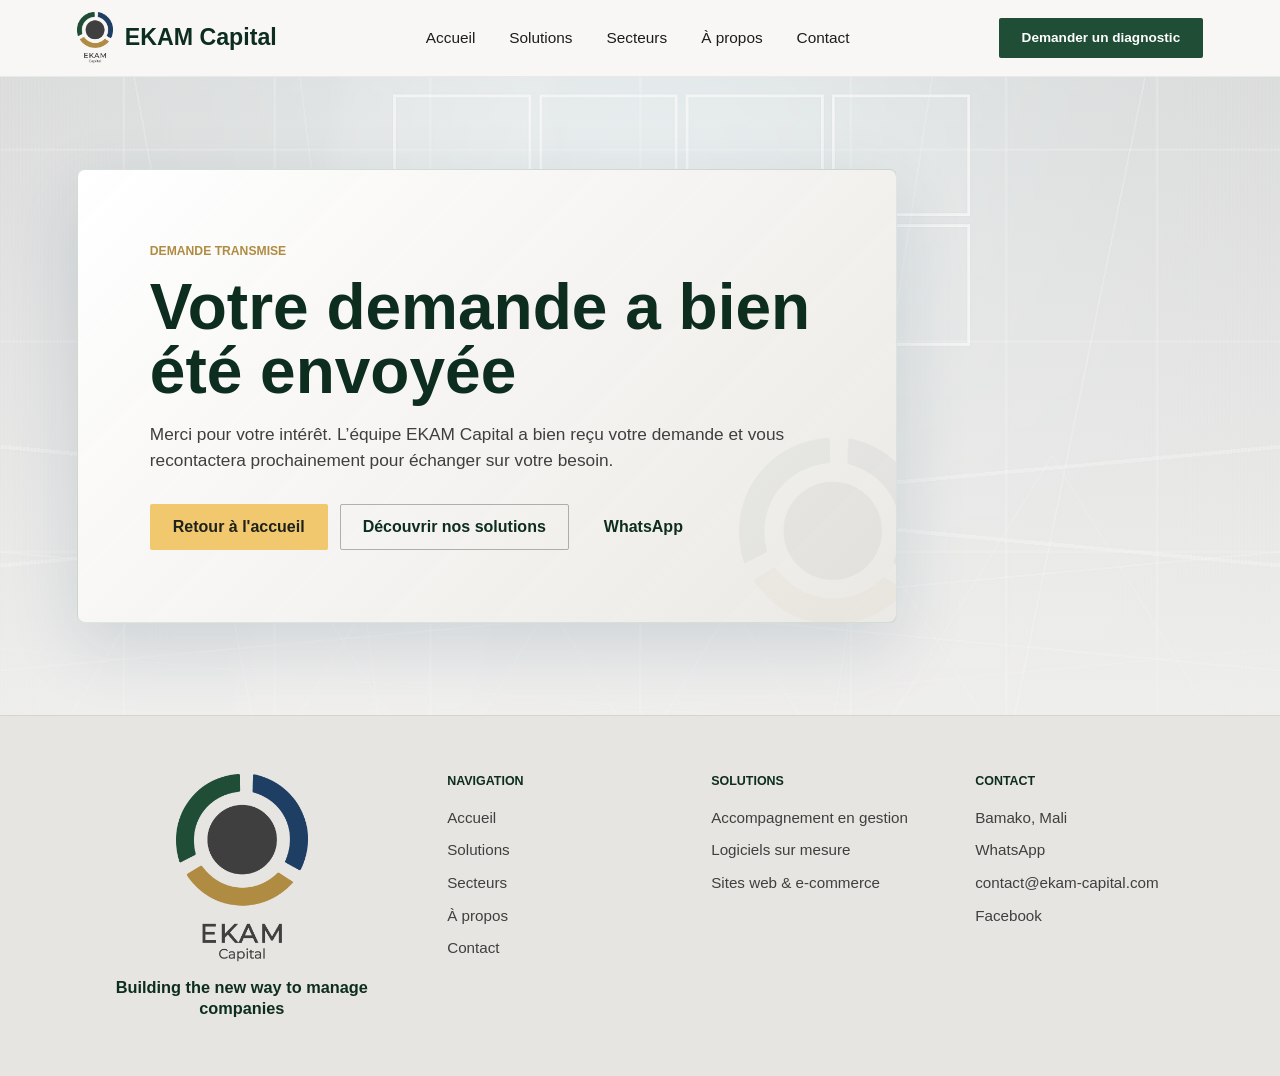
<file: merci.html>
<!DOCTYPE html>
<html lang="fr">
  <head>
    <meta charset="UTF-8" />
    <meta name="viewport" content="width=device-width, initial-scale=1.0" />
    <title>Demande reçue - EKAM Capital</title>
    <link rel="icon" href="/favicon.ico" sizes="any" />
    <link rel="icon" type="image/svg+xml" href="/favicon.svg" />
    <link rel="icon" type="image/png" sizes="96x96" href="/assets/favicon-96.png" />
    <link rel="apple-touch-icon" href="/assets/apple-touch-icon.png" />
    <!-- Meta Pixel Code -->
    <script>
      !function(f,b,e,v,n,t,s)
      {if(f.fbq)return;n=f.fbq=function(){n.callMethod?
      n.callMethod.apply(n,arguments):n.queue.push(arguments)};
      if(!f._fbq)f._fbq=n;n.push=n;n.loaded=!0;n.version='2.0';
      n.queue=[];t=b.createElement(e);t.async=!0;
      t.src=v;s=b.getElementsByTagName(e)[0];
      s.parentNode.insertBefore(t,s)}(window, document,'script',
      'https://connect.facebook.net/en_US/fbevents.js');
      fbq('init', '2180127589476323');
      fbq('track', 'PageView');
      fbq('track', 'Lead');
    </script>
    <!-- End Meta Pixel Code -->
    <meta
      name="description"
      content="Votre demande de diagnostic a bien été transmise à EKAM Capital."
    />
    <link rel="stylesheet" href="styles.css" />
  </head>
  <body>
    <noscript><img height="1" width="1" style="display:none" src="https://www.facebook.com/tr?id=2180127589476323&ev=PageView&noscript=1" /></noscript>
    <header class="site-header">
      <a class="brand" href="index.html" aria-label="EKAM Capital">
        <img src="assets/ekam-logo.png" alt="EKAM Capital" />
        <span>EKAM Capital</span>
      </a>
      <button class="menu-toggle" type="button" aria-label="Ouvrir le menu" aria-expanded="false">
        <span></span>
        <span></span>
        <span></span>
      </button>
      <nav class="primary-nav" aria-label="Navigation principale">
        <a href="index.html">Accueil</a>
        <div class="nav-dropdown">
          <button class="dropdown-toggle" type="button" aria-expanded="false">Solutions</button>
          <div class="dropdown-menu">
            <a href="accompagnement-gestion.html">Accompagnement en gestion</a>
            <a href="logiciels-sur-mesure.html">Logiciels & outils digitaux</a>
            <a href="sites-web.html">Sites web & e-commerce</a>
          </div>
        </div>
        <a href="index.html#secteurs">Secteurs</a>
        <a href="index.html#apropos">À propos</a>
        <a href="index.html#contact">Contact</a>
      </nav>
      <a class="header-cta" href="index.html#contact">Demander un diagnostic</a>
    </header>

    <main class="thanks-main">
      <section class="thanks-panel">
        <span class="section-label">Demande transmise</span>
        <h1>Votre demande a bien été envoyée</h1>
        <p>
          Merci pour votre intérêt. L’équipe EKAM Capital a bien reçu votre demande et vous recontactera prochainement
          pour échanger sur votre besoin.
        </p>
        <div class="thanks-actions">
          <a class="btn btn-gold" href="index.html">Retour à l'accueil</a>
          <a class="btn btn-outline" href="logiciels-sur-mesure.html">Découvrir nos solutions</a>
          <a class="btn btn-secondary" href="https://wa.me/22372824157" target="_blank" rel="noreferrer">WhatsApp</a>
        </div>
      </section>
    </main>

    <footer class="site-footer">
      <div class="footer-brand">
        <img src="assets/ekam-logo.png" alt="EKAM Capital" />
        <p>Building the new way to manage companies</p>
      </div>
      <div class="footer-column">
        <h3>Navigation</h3>
        <a href="index.html">Accueil</a>
        <a href="index.html#solutions">Solutions</a>
        <a href="index.html#secteurs">Secteurs</a>
        <a href="index.html#apropos">À propos</a>
        <a href="index.html#contact">Contact</a>
      </div>
      <div class="footer-column">
        <h3>Solutions</h3>
        <a href="accompagnement-gestion.html">Accompagnement en gestion</a>
        <a href="logiciels-sur-mesure.html">Logiciels sur mesure</a>
        <a href="sites-web.html">Sites web & e-commerce</a>
      </div>
      <div class="footer-column">
        <h3>Contact</h3>
        <span>Bamako, Mali</span>
        <a href="https://wa.me/22372824157" target="_blank" rel="noreferrer">WhatsApp</a>
        <a href="mailto:contact@ekam-capital.com">contact@ekam-capital.com</a>
        <a href="https://web.facebook.com/profile.php?id=61590374250069" target="_blank" rel="noreferrer">Facebook</a>
      </div>
    </footer>

    <script src="script.js"></script>
  </body>
</html>
</file>
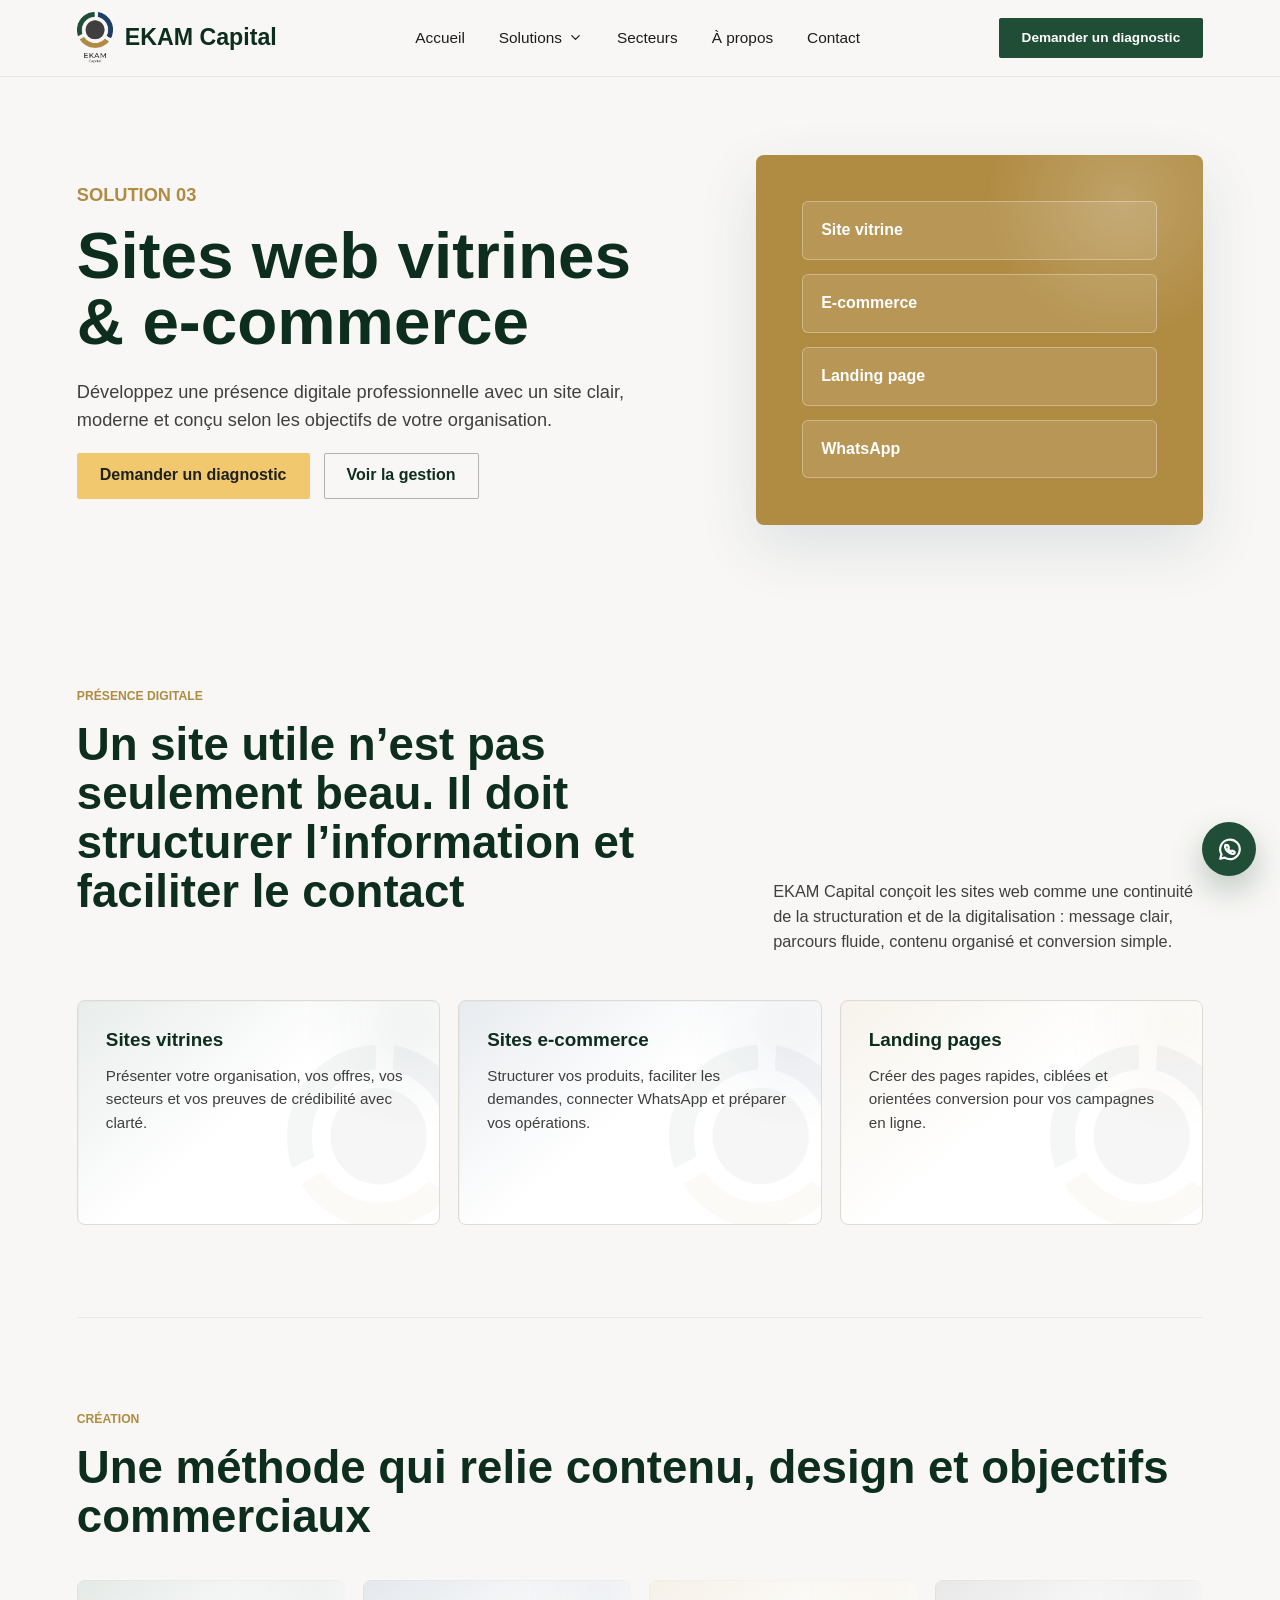
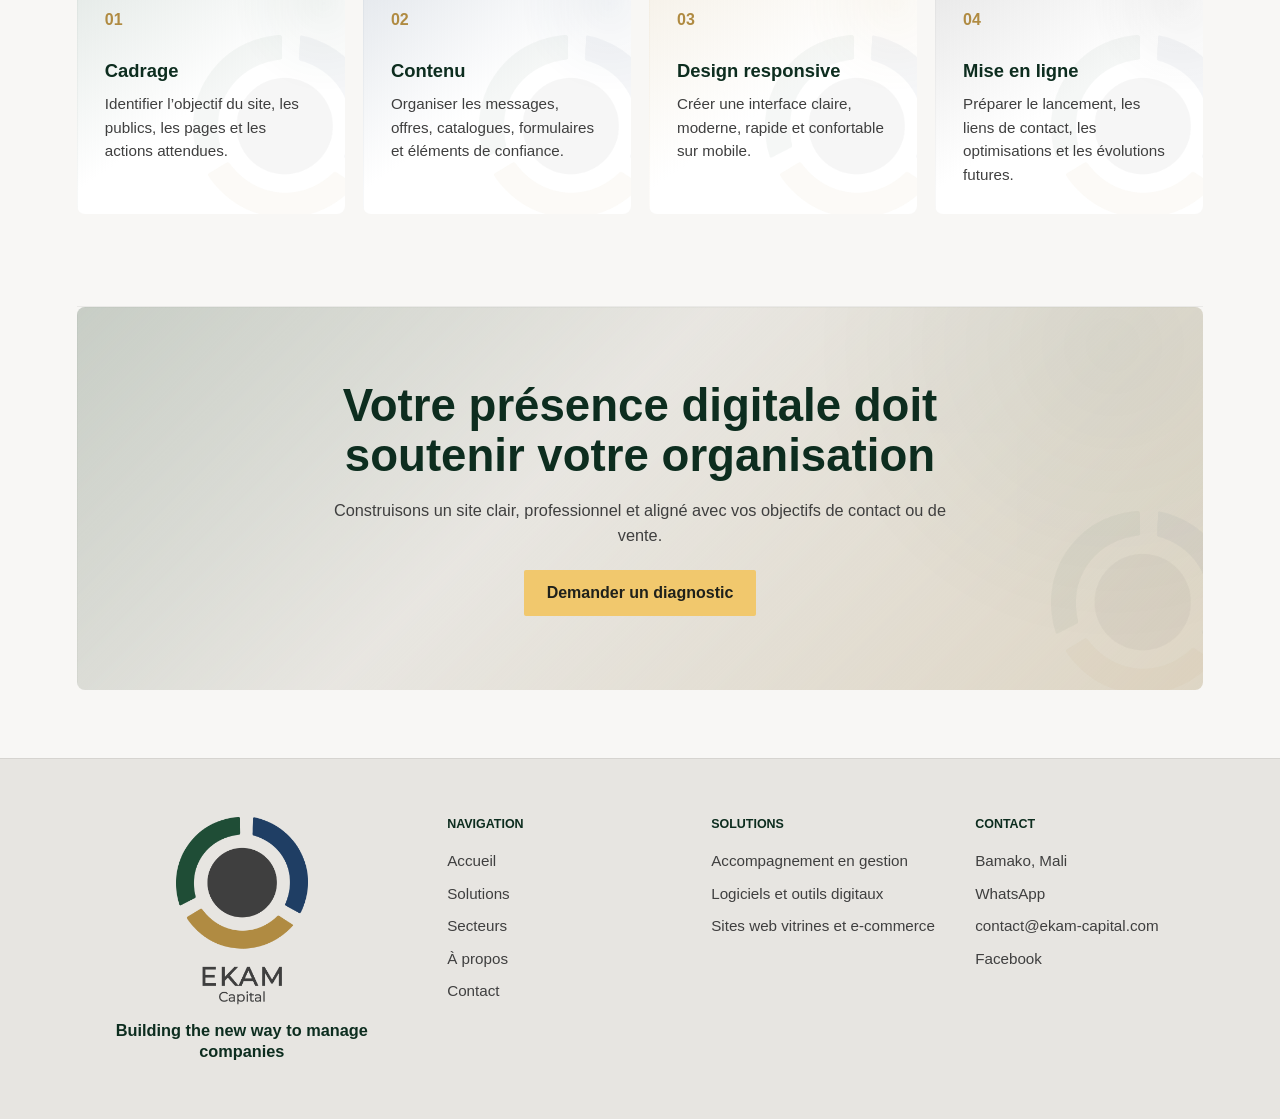
<file: sites-web.html>
<!DOCTYPE html>
<html lang="fr">
  <head>
    <meta charset="UTF-8" />
    <meta name="viewport" content="width=device-width, initial-scale=1.0" />
    <meta
      name="description"
      content="Création de sites vitrines, sites e-commerce, landing pages et catalogues en ligne par EKAM Capital."
    />
    <title>Sites web vitrines & e-commerce - EKAM Capital</title>
    <link rel="icon" href="/favicon.ico" sizes="any" />
    <link rel="icon" type="image/svg+xml" href="/favicon.svg" />
    <link rel="icon" type="image/png" sizes="96x96" href="/assets/favicon-96.png" />
    <link rel="apple-touch-icon" href="/assets/apple-touch-icon.png" />
    <!-- Meta Pixel Code -->
    <script>
      !function(f,b,e,v,n,t,s)
      {if(f.fbq)return;n=f.fbq=function(){n.callMethod?
      n.callMethod.apply(n,arguments):n.queue.push(arguments)};
      if(!f._fbq)f._fbq=n;n.push=n;n.loaded=!0;n.version='2.0';
      n.queue=[];t=b.createElement(e);t.async=!0;
      t.src=v;s=b.getElementsByTagName(e)[0];
      s.parentNode.insertBefore(t,s)}(window, document,'script',
      'https://connect.facebook.net/en_US/fbevents.js');
      fbq('init', '2180127589476323');
      fbq('track', 'PageView');
    </script>
    <!-- End Meta Pixel Code -->
    <link rel="stylesheet" href="styles.css" />
  </head>
  <body>
    <noscript><img height="1" width="1" style="display:none" src="https://www.facebook.com/tr?id=2180127589476323&ev=PageView&noscript=1" /></noscript>
    <header class="site-header">
      <a class="brand" href="index.html" aria-label="Accueil EKAM Capital">
        <img src="assets/ekam-logo.png" alt="EKAM Capital" />
        <span>EKAM Capital</span>
      </a>
      <button class="menu-toggle" type="button" aria-expanded="false" aria-controls="primary-nav">
        <span></span><span></span><span></span><span class="sr-only">Ouvrir le menu</span>
      </button>
      <nav class="primary-nav" id="primary-nav" aria-label="Navigation principale">
        <a href="index.html">Accueil</a>
        <div class="nav-dropdown">
          <button class="dropdown-toggle" type="button" aria-expanded="false">
            Solutions
            <svg viewBox="0 0 24 24" aria-hidden="true"><path d="m6 9 6 6 6-6" /></svg>
          </button>
          <div class="dropdown-menu">
            <a href="accompagnement-gestion.html">Accompagnement en gestion</a>
            <a href="logiciels-sur-mesure.html">Logiciels & outils digitaux</a>
            <a href="sites-web.html">Sites web vitrines & e-commerce</a>
          </div>
        </div>
        <a href="index.html#secteurs">Secteurs</a>
        <a href="index.html#apropos">À propos</a>
        <a href="index.html#contact">Contact</a>
      </nav>
      <a class="header-cta" href="index.html#contact">Demander un diagnostic</a>
    </header>

    <main>
      <section class="solution-hero section-reveal">
        <div>
          <p class="eyebrow">Solution 03</p>
          <h1>Sites web vitrines & e-commerce</h1>
          <p>
            Développez une présence digitale professionnelle avec un site clair, moderne et conçu selon les objectifs de
            votre organisation.
          </p>
          <div class="hero-actions">
            <a class="btn btn-gold" href="index.html#contact">Demander un diagnostic</a>
            <a class="btn btn-outline" href="accompagnement-gestion.html">Voir la gestion</a>
          </div>
        </div>
        <div class="solution-visual visual-gold" aria-hidden="true">
          <span>Site vitrine</span>
          <span>E-commerce</span>
          <span>Landing page</span>
          <span>WhatsApp</span>
        </div>
      </section>

      <section class="detail-section section-reveal">
        <div class="section-heading">
          <div>
            <span class="section-label">Présence digitale</span>
            <h2>Un site utile n’est pas seulement beau. Il doit structurer l’information et faciliter le contact</h2>
          </div>
          <p>
            EKAM Capital conçoit les sites web comme une continuité de la structuration et de la digitalisation :
            message clair, parcours fluide, contenu organisé et conversion simple.
          </p>
        </div>
        <div class="feature-grid">
          <article class="feature-card">
            <h3>Sites vitrines</h3>
            <p>Présenter votre organisation, vos offres, vos secteurs et vos preuves de crédibilité avec clarté.</p>
          </article>
          <article class="feature-card">
            <h3>Sites e-commerce</h3>
            <p>Structurer vos produits, faciliter les demandes, connecter WhatsApp et préparer vos opérations.</p>
          </article>
          <article class="feature-card">
            <h3>Landing pages</h3>
            <p>Créer des pages rapides, ciblées et orientées conversion pour vos campagnes en ligne.</p>
          </article>
        </div>
      </section>

      <section class="method-section section-reveal">
        <span class="section-label">Création</span>
        <h2>Une méthode qui relie contenu, design et objectifs commerciaux</h2>
        <div class="method-steps">
          <div><span>01</span><h3>Cadrage</h3><p>Identifier l’objectif du site, les publics, les pages et les actions attendues.</p></div>
          <div><span>02</span><h3>Contenu</h3><p>Organiser les messages, offres, catalogues, formulaires et éléments de confiance.</p></div>
          <div><span>03</span><h3>Design responsive</h3><p>Créer une interface claire, moderne, rapide et confortable sur mobile.</p></div>
          <div><span>04</span><h3>Mise en ligne</h3><p>Préparer le lancement, les liens de contact, les optimisations et les évolutions futures.</p></div>
        </div>
      </section>

      <section class="cta-band section-reveal">
        <h2>Votre présence digitale doit soutenir votre organisation</h2>
        <p>Construisons un site clair, professionnel et aligné avec vos objectifs de contact ou de vente.</p>
        <a class="btn btn-gold" href="index.html#contact">Demander un diagnostic</a>
      </section>
    </main>

    <footer class="site-footer">
      <div class="footer-brand">
        <img src="assets/ekam-logo.png" alt="EKAM Capital" />
        <p>Building the new way to manage companies</p>
      </div>
      <div class="footer-column">
        <h3>Navigation</h3>
        <a href="index.html">Accueil</a><a href="index.html#solutions">Solutions</a><a href="index.html#secteurs">Secteurs</a><a href="index.html#apropos">À propos</a><a href="index.html#contact">Contact</a>
      </div>
      <div class="footer-column">
        <h3>Solutions</h3>
        <a href="accompagnement-gestion.html">Accompagnement en gestion</a><a href="logiciels-sur-mesure.html">Logiciels et outils digitaux</a><a href="sites-web.html">Sites web vitrines et e-commerce</a>
      </div>
      <div class="footer-column">
        <h3>Contact</h3>
        <span>Bamako, Mali</span><a href="https://wa.me/22372824157" target="_blank" rel="noreferrer">WhatsApp</a><a href="mailto:contact@ekam-capital.com">contact@ekam-capital.com</a><a href="https://web.facebook.com/profile.php?id=61590374250069" target="_blank" rel="noreferrer">Facebook</a>
      </div>
    </footer>
    <a class="floating-whatsapp" href="https://wa.me/22372824157" target="_blank" rel="noreferrer" aria-label="Contacter EKAM Capital sur WhatsApp">
      <svg viewBox="0 0 24 24" aria-hidden="true">
        <path d="M4.3 19.7 5.4 16A8.1 8.1 0 1 1 8 18.7l-3.7 1Z" />
        <path d="M9.2 8.7c.2-.4.3-.4.6-.4h.5c.2 0 .4.1.5.4l.6 1.4c.1.3 0 .5-.1.7l-.4.5c.5 1 1.3 1.8 2.4 2.3l.6-.5c.2-.2.4-.2.7-.1l1.3.6c.3.1.4.3.4.6v.5c0 .3-.1.5-.4.6-.5.3-1.1.4-1.8.3-2.7-.4-5.4-3-5.8-5.8-.1-.6.1-1.2.4-1.7Z" />
      </svg>
    </a>
    <script src="script.js"></script>
  </body>
</html>
</file>
<file: styles.css>
:root {
  --green: #1f4d36;
  --green-dark: #0d2d1f;
  --blue: #1f3e64;
  --gold: #b08b42;
  --gold-soft: #f1c86d;
  --gray: #3f3f3f;
  --soft: #f3f3f3;
  --line: #dedbd5;
  --muted: #6e6e6e;
  --white: #ffffff;
  --shadow: 0 22px 60px rgba(31, 62, 100, 0.12);
  --ease-ui: cubic-bezier(0.16, 1, 0.3, 1);
  --font: "Tw Cen MT", "Century Gothic", "Aptos", "Segoe UI", sans-serif;
}

* {
  box-sizing: border-box;
}

html {
  scroll-behavior: smooth;
}

body {
  margin: 0;
  color: var(--green-dark);
  background: #f8f7f5;
  font-family: var(--font);
  line-height: 1.55;
  overflow-x: hidden;
}

body.menu-open {
  overflow: hidden;
}

a {
  color: inherit;
  text-decoration: none;
}

img {
  display: block;
  max-width: 100%;
}

main section {
  scroll-margin-top: 92px;
}

button,
input,
select,
textarea {
  font: inherit;
}

.sr-only {
  position: absolute;
  width: 1px;
  height: 1px;
  padding: 0;
  margin: -1px;
  overflow: hidden;
  clip: rect(0, 0, 0, 0);
  white-space: nowrap;
  border: 0;
}

.site-header {
  position: sticky;
  top: 0;
  z-index: 50;
  display: flex;
  align-items: center;
  justify-content: space-between;
  min-height: 74px;
  padding: 0 6vw;
  border-bottom: 1px solid rgba(63, 63, 63, 0.08);
  background: rgba(248, 247, 245, 0.94);
  backdrop-filter: blur(16px);
}

.brand {
  display: inline-flex;
  align-items: center;
  gap: 12px;
  width: auto;
  color: var(--green-dark);
  font-size: 1.45rem;
  font-weight: 900;
}

.brand img {
  width: auto;
  height: 52px;
  object-fit: contain;
}

.primary-nav {
  display: flex;
  align-items: center;
  gap: 34px;
  color: #1b1b1b;
  font-size: 0.96rem;
}

.primary-nav > a,
.dropdown-toggle {
  position: relative;
  padding: 26px 0;
  color: #1d1d1d;
  transition: color 180ms ease;
}

.primary-nav > a:hover,
.dropdown-toggle:hover {
  color: var(--green);
}

.nav-dropdown {
  position: relative;
}

.dropdown-toggle {
  display: inline-flex;
  align-items: center;
  gap: 6px;
  border: 0;
  background: transparent;
  cursor: pointer;
}

.dropdown-toggle svg {
  width: 15px;
  height: 15px;
  fill: none;
  stroke: currentColor;
  stroke-width: 2;
  stroke-linecap: round;
  stroke-linejoin: round;
}

.dropdown-menu {
  position: absolute;
  top: 68px;
  left: 50%;
  min-width: 275px;
  padding: 10px;
  border: 1px solid var(--line);
  border-radius: 8px;
  background: var(--white);
  box-shadow: var(--shadow);
  opacity: 0;
  visibility: hidden;
  pointer-events: none;
  transform: translate(-50%, 8px);
  transition: opacity 180ms ease, transform 180ms ease, visibility 180ms ease;
}

.dropdown-menu a {
  display: block;
  padding: 12px 14px;
  border-radius: 6px;
  color: var(--gray);
  font-size: 0.92rem;
}

.dropdown-menu a:hover {
  background: var(--soft);
  color: var(--green);
}

.nav-dropdown:hover .dropdown-menu,
.nav-dropdown.open .dropdown-menu {
  opacity: 1;
  visibility: visible;
  pointer-events: auto;
  transform: translate(-50%, 0);
}

.header-cta,
.btn {
  display: inline-flex;
  align-items: center;
  justify-content: center;
  min-height: 46px;
  padding: 0 22px;
  border: 1px solid transparent;
  border-radius: 2px;
  font-weight: 700;
  letter-spacing: 0;
  transition: transform 260ms var(--ease-ui), box-shadow 260ms var(--ease-ui), background 260ms var(--ease-ui), border-color 260ms var(--ease-ui);
}

.header-cta {
  min-height: 40px;
  background: var(--green);
  color: var(--white);
  font-size: 0.85rem;
}

.header-cta:hover,
.btn:hover {
  transform: translateY(-2px);
}

.menu-toggle {
  display: none;
  width: 44px;
  height: 44px;
  align-items: center;
  justify-content: center;
  flex-direction: column;
  gap: 5px;
  border: 1px solid var(--line);
  border-radius: 4px;
  background: var(--white);
}

.menu-toggle span:not(.sr-only) {
  width: 20px;
  height: 2px;
  background: var(--green);
}

.btn-gold {
  background: var(--gold-soft);
  color: #1f211b;
}

.btn-gold:hover {
  box-shadow: 0 12px 26px rgba(176, 139, 66, 0.26);
}

.btn-outline {
  border-color: rgba(63, 63, 63, 0.38);
  background: transparent;
  color: var(--green-dark);
}

.btn-outline:hover {
  border-color: var(--green);
  background: var(--white);
}

.hero .btn-outline {
  border-color: rgba(255, 255, 255, 0.58);
  color: var(--white);
}

.hero .btn-outline:hover {
  border-color: var(--white);
  background: rgba(255, 255, 255, 0.12);
}

.btn-whatsapp {
  background: var(--green);
  color: var(--white);
}

.problem-section,
.solutions-section,
.sectors-section,
.about-section,
.contact-section,
.solution-hero,
.detail-section,
.method-section,
.statement-section,
.cta-band {
  width: min(100% - 12vw, 1280px);
  margin: 0 auto;
}

.hero {
  position: relative;
  isolation: isolate;
  display: flex;
  align-items: center;
  width: 100%;
  min-height: calc(100vh - 118px);
  margin: 0;
  padding: 86px 6vw 98px;
  overflow: hidden;
  background: #102b32;
}

.hero::before {
  content: "";
  position: absolute;
  inset: 0;
  z-index: -2;
  background: url("assets/hero-architecture.png") center / cover no-repeat;
  transform: scale(1.02);
}

.hero::after {
  content: "";
  position: absolute;
  inset: 0;
  z-index: -1;
  background:
    linear-gradient(90deg, rgba(4, 28, 19, 0.92) 0%, rgba(4, 28, 19, 0.76) 42%, rgba(4, 28, 19, 0.28) 76%, rgba(4, 28, 19, 0.12) 100%),
    linear-gradient(180deg, rgba(9, 23, 28, 0.16), rgba(9, 23, 28, 0.58));
}

.hero-copy {
  width: min(100%, 1280px);
  margin: 0 auto;
}

.hero .eyebrow {
  color: var(--gold-soft);
}

.eyebrow,
.section-label {
  display: block;
  margin: 0 0 14px;
  color: var(--gold);
  font-size: 0.76rem;
  font-weight: 800;
  letter-spacing: 0;
  text-transform: uppercase;
}

h1,
h2,
h3,
p {
  margin-top: 0;
}

h1 {
  max-width: 760px;
  margin-bottom: 24px;
  color: var(--green-dark);
  font-size: 4.35rem;
  line-height: 1;
  letter-spacing: 0;
}

.hero h1 {
  max-width: 820px;
  color: var(--white);
  text-shadow: 0 16px 42px rgba(0, 0, 0, 0.28);
}

h2 {
  color: var(--green-dark);
  font-size: 2.85rem;
  line-height: 1.08;
  letter-spacing: 0;
}

h3 {
  color: var(--green-dark);
  font-size: 1.35rem;
  line-height: 1.18;
  letter-spacing: 0;
}

p {
  color: var(--gray);
  font-size: 1.02rem;
}

.hero-subtitle {
  max-width: 670px;
  margin-bottom: 26px;
  color: rgba(255, 255, 255, 0.9);
  font-size: 1.15rem;
}

.hero-actions {
  display: flex;
  flex-wrap: wrap;
  gap: 14px;
}

.problem-section,
.solutions-section,
.sectors-section,
.about-section,
.contact-section,
.detail-section,
.method-section,
.statement-section,
.cta-band {
  padding: 92px 0;
}

.problem-section {
  padding-top: 56px;
}

.split-section {
  display: grid;
  grid-template-columns: 1.05fr 0.95fr;
  gap: clamp(36px, 6vw, 88px);
  align-items: start;
}

.text-stack {
  display: grid;
  gap: 18px;
}

.text-stack p:last-child,
.section-heading p:last-child {
  margin-bottom: 0;
}

.approach-cards {
  display: grid;
  grid-template-columns: repeat(2, 1fr);
  gap: 28px;
  margin-top: 58px;
}

.approach-card {
  --card-accent: 31, 77, 54;
  position: relative;
  isolation: isolate;
  overflow: hidden;
  min-height: 340px;
  padding: 42px;
  border: 1px solid var(--line);
  border-radius: 4px;
  background:
    linear-gradient(135deg, rgba(var(--card-accent), 0.09), rgba(255, 255, 255, 0.96) 44%),
    var(--white);
  box-shadow: 0 18px 38px rgba(31, 62, 100, 0.04);
  transition: transform 360ms var(--ease-ui), box-shadow 360ms var(--ease-ui), border-color 360ms var(--ease-ui);
}

.approach-card:nth-child(2) {
  --card-accent: 31, 62, 100;
}

.approach-card::before,
.feature-card::before,
.method-steps div::before,
.about-panel::before,
.contact-form::before,
.contact-card::before,
.cta-band::before {
  content: "";
  position: absolute;
  right: -72px;
  bottom: -86px;
  z-index: 0;
  width: 265px;
  height: 265px;
  background: url("assets/ekam-logo.png") center / contain no-repeat;
  opacity: 0.045;
  pointer-events: none;
}

.approach-card::after,
.feature-card::after,
.method-steps div::after,
.about-panel::after,
.contact-form::after,
.contact-card::after,
.cta-band::after {
  content: "";
  position: absolute;
  inset: 0;
  z-index: 0;
  background:
    linear-gradient(90deg, rgba(var(--card-accent), 0.07) 0 1px, transparent 1px 72px),
    linear-gradient(180deg, rgba(var(--card-accent), 0.05) 0 1px, transparent 1px 72px),
    radial-gradient(circle at 92% 10%, rgba(var(--card-accent), 0.11), transparent 28%);
  opacity: 0.55;
  pointer-events: none;
}

.approach-card > *,
.feature-card > *,
.method-steps div > *,
.about-panel > *,
.contact-form > *,
.contact-card > *,
.cta-band > * {
  position: relative;
  z-index: 1;
}

.approach-card:hover {
  transform: translateY(-5px);
  border-color: rgba(176, 139, 66, 0.42);
  box-shadow: 0 24px 46px rgba(31, 62, 100, 0.1);
}

.approach-icon {
  display: inline-flex;
  align-items: center;
  justify-content: center;
  width: 46px;
  height: 46px;
  margin-bottom: 34px;
  border-radius: 2px;
}

.approach-icon svg {
  width: 23px;
  height: 23px;
  fill: none;
  stroke: currentColor;
  stroke-width: 1.8;
  stroke-linecap: round;
  stroke-linejoin: round;
}

.icon-green {
  background: rgba(31, 77, 54, 0.2);
  color: var(--green);
}

.icon-blue {
  background: rgba(31, 62, 100, 0.2);
  color: var(--blue);
}

.approach-card h3 {
  margin-bottom: 14px;
  font-size: 1.55rem;
}

.approach-card p {
  margin-bottom: 24px;
  font-size: 0.98rem;
}

.approach-card ul {
  display: grid;
  gap: 10px;
  margin: 0;
  padding: 0;
  color: var(--gray);
  list-style: none;
}

.approach-card li {
  position: relative;
  padding-left: 20px;
  font-size: 0.9rem;
}

.approach-card li::before {
  content: "";
  position: absolute;
  top: 0.65em;
  left: 0;
  width: 7px;
  height: 7px;
  border: 1px solid var(--gold);
  border-radius: 50%;
}

.section-heading {
  display: grid;
  grid-template-columns: 1fr minmax(280px, 430px);
  gap: clamp(30px, 5vw, 72px);
  align-items: end;
  margin-bottom: 46px;
}

.section-heading.centered {
  display: block;
  max-width: 790px;
  margin: 0 auto 46px;
  text-align: center;
}

.solution-banners {
  display: grid;
  gap: 18px;
}

.solution-banner {
  display: grid;
  grid-template-columns: 84px 1fr 60px;
  gap: 28px;
  align-items: center;
  min-height: 205px;
  padding: clamp(28px, 4vw, 52px);
  border-radius: 8px;
  color: var(--white);
  overflow: hidden;
  position: relative;
  transition: transform 220ms ease, box-shadow 220ms ease, filter 220ms ease;
}

.solution-banner::before {
  content: "";
  position: absolute;
  right: -58px;
  bottom: -92px;
  width: 285px;
  height: 285px;
  background: url("assets/ekam-logo.png") center / contain no-repeat;
  opacity: 0.08;
  pointer-events: none;
}

.solution-banner::after {
  content: "";
  position: absolute;
  inset: 0;
  background:
    linear-gradient(110deg, rgba(255, 255, 255, 0.12), transparent 42%),
    radial-gradient(circle at 88% 20%, rgba(255, 255, 255, 0.16), transparent 24%);
  pointer-events: none;
}

.solution-banner:hover {
  transform: translateY(-4px);
  box-shadow: 0 24px 50px rgba(31, 62, 100, 0.18);
  filter: saturate(1.05);
}

.solution-banner:hover .banner-arrow {
  transform: translateX(8px);
}

.solution-banner h3,
.solution-banner p,
.solution-banner .banner-index,
.solution-banner .banner-arrow {
  position: relative;
  z-index: 1;
  color: var(--white);
}

.solution-banner h3 {
  margin-bottom: 10px;
  font-size: 2.45rem;
}

.solution-banner p {
  max-width: 760px;
  margin-bottom: 0;
  color: rgba(255, 255, 255, 0.88);
  font-size: 1.04rem;
}

.banner-index {
  align-self: start;
  color: rgba(255, 255, 255, 0.7);
  font-weight: 800;
}

.banner-arrow {
  display: inline-flex;
  justify-self: end;
  align-items: center;
  justify-content: center;
  width: 54px;
  height: 54px;
  border: 1px solid rgba(255, 255, 255, 0.45);
  border-radius: 50%;
  font-size: 1.8rem;
  transition: transform 200ms ease;
}

.banner-green {
  background: var(--green);
}

.banner-blue {
  background: var(--blue);
}

.banner-gold {
  background: var(--gold);
}

.sector-grid {
  display: grid;
  grid-template-columns: repeat(4, 1fr);
  gap: 16px;
}

.sector-mosaic {
  display: grid;
  grid-template-columns: repeat(4, minmax(0, 1fr));
  grid-auto-rows: minmax(150px, auto);
  gap: 10px;
}

.sector-tile {
  position: relative;
  display: flex;
  min-height: 205px;
  padding: 28px 32px;
  overflow: hidden;
  isolation: isolate;
  border-radius: 2px;
  align-items: flex-end;
  justify-content: space-between;
}

.sector-tile::before {
  content: "";
  position: absolute;
  right: -54px;
  bottom: -76px;
  z-index: 0;
  width: 210px;
  height: 210px;
  background: url("assets/ekam-logo.png") center / contain no-repeat;
  opacity: 0.05;
  pointer-events: none;
}

.sector-tile::after {
  content: "";
  position: absolute;
  inset: 0;
  z-index: 1;
  pointer-events: none;
}

.tile-copy {
  position: relative;
  z-index: 2;
}

.sector-tile h3 {
  margin-bottom: 8px;
  font-size: 1.35rem;
}

.sector-tile p {
  max-width: 620px;
  margin-bottom: 0;
  font-size: 0.92rem;
  opacity: 0.88;
}

.tile-icon {
  position: absolute;
  top: 28px;
  left: 28px;
  display: inline-flex;
  align-items: center;
  justify-content: center;
  width: 28px;
  height: 28px;
  z-index: 2;
}

.tile-icon svg {
  width: 23px;
  height: 23px;
  fill: none;
  stroke: currentColor;
  stroke-width: 1.8;
  stroke-linecap: round;
  stroke-linejoin: round;
}

.tile-wide {
  grid-column: span 3;
}

.tile-light {
  min-height: 190px;
  color: var(--green-dark);
  background:
    linear-gradient(90deg, rgba(248, 247, 245, 0.78), rgba(248, 247, 245, 0.9)),
    repeating-linear-gradient(90deg, rgba(31, 62, 100, 0.16) 0 1px, transparent 1px 86px),
    linear-gradient(135deg, rgba(31, 62, 100, 0.15), rgba(255, 255, 255, 0.5));
}

.tile-light::after {
  background:
    linear-gradient(118deg, transparent 48%, rgba(31, 62, 100, 0.08) 49%, transparent 50%),
    linear-gradient(62deg, transparent 55%, rgba(31, 77, 54, 0.08) 56%, transparent 57%);
}

.tile-light .tile-icon {
  color: var(--blue);
}

.tile-light h3,
.tile-light p {
  color: var(--green-dark);
}

.tile-green {
  color: var(--white);
  background:
    radial-gradient(circle at 86% 18%, rgba(255, 255, 255, 0.12), transparent 25%),
    linear-gradient(135deg, rgba(255, 255, 255, 0.08), transparent 42%),
    var(--green);
}

.tile-blue {
  color: var(--white);
  background:
    radial-gradient(circle at 18% 22%, rgba(255, 255, 255, 0.11), transparent 24%),
    linear-gradient(145deg, rgba(255, 255, 255, 0.09), transparent 46%),
    var(--blue);
}

.tile-gold {
  grid-column: span 3;
  color: #1d211c;
  background:
    radial-gradient(circle at 92% 20%, rgba(255, 255, 255, 0.24), transparent 24%),
    linear-gradient(120deg, rgba(255, 255, 255, 0.2), transparent 38%),
    #efc96f;
}

.tile-green::before,
.tile-blue::before,
.tile-charcoal::before {
  opacity: 0.1;
  filter: brightness(0) invert(1);
}

.tile-gold::before,
.tile-gold-soft::before {
  opacity: 0.1;
  mix-blend-mode: multiply;
}

.tile-green::after {
  background:
    repeating-linear-gradient(90deg, rgba(255, 255, 255, 0.08) 0 1px, transparent 1px 68px),
    linear-gradient(34deg, transparent 58%, rgba(255, 255, 255, 0.14) 58.5%, transparent 60%),
    linear-gradient(146deg, transparent 60%, rgba(255, 255, 255, 0.08) 60.5%, transparent 62%);
}

.tile-blue::after {
  background:
    radial-gradient(circle, rgba(255, 255, 255, 0.2) 0 1px, transparent 1.5px) 24px 22px / 22px 22px,
    repeating-linear-gradient(0deg, rgba(255, 255, 255, 0.07) 0 1px, transparent 1px 62px),
    linear-gradient(116deg, transparent 50%, rgba(255, 255, 255, 0.13) 50.5%, transparent 52%);
}

.tile-gold::after {
  background:
    repeating-linear-gradient(90deg, rgba(31, 77, 54, 0.1) 0 1px, transparent 1px 78px),
    linear-gradient(28deg, transparent 54%, rgba(31, 62, 100, 0.12) 54.5%, transparent 56%),
    linear-gradient(152deg, transparent 63%, rgba(255, 255, 255, 0.25) 63.5%, transparent 65%);
}

.tile-green h3,
.tile-green p,
.tile-blue h3,
.tile-blue p,
.tile-charcoal h3,
.tile-charcoal p {
  color: var(--white);
}

.tile-gold h3,
.tile-gold p {
  color: #1d211c;
}

.tile-small {
  min-height: 130px;
  align-items: flex-end;
  border: 0;
  color: var(--white);
  font-weight: 800;
}

.tile-small .tile-copy {
  padding-top: 50px;
}

.tile-small h3 {
  margin-bottom: 0;
  font-size: 1.06rem;
}

.tile-small p {
  opacity: 0.88;
  color: rgba(255, 255, 255, 0.9);
  font-size: 0.83rem;
  font-weight: 600;
}

.tile-gold-soft {
  color: #1d211c;
  background:
    radial-gradient(circle at 80% 26%, rgba(255, 255, 255, 0.22), transparent 26%),
    linear-gradient(135deg, rgba(255, 255, 255, 0.16), transparent 44%),
    #efc96f;
}

.tile-gold-soft h3,
.tile-gold-soft p {
  color: #1d211c;
}

.tile-gold-soft::after {
  background:
    radial-gradient(circle, rgba(31, 62, 100, 0.18) 0 1px, transparent 1.4px) 22px 20px / 24px 24px,
    linear-gradient(38deg, transparent 60%, rgba(31, 77, 54, 0.14) 60.5%, transparent 62%);
}

.tile-charcoal {
  background:
    radial-gradient(circle at 82% 20%, rgba(255, 255, 255, 0.12), transparent 24%),
    linear-gradient(140deg, rgba(255, 255, 255, 0.1), transparent 42%),
    var(--gray);
}

.tile-charcoal::after {
  background:
    repeating-linear-gradient(90deg, rgba(255, 255, 255, 0.08) 0 1px, transparent 1px 52px),
    repeating-linear-gradient(0deg, rgba(255, 255, 255, 0.06) 0 1px, transparent 1px 48px),
    linear-gradient(132deg, transparent 50%, rgba(176, 139, 66, 0.18) 50.5%, transparent 52%);
}

.sector-card,
.feature-card {
  --card-accent: 31, 77, 54;
  position: relative;
  isolation: isolate;
  overflow: hidden;
  min-height: 225px;
  padding: 28px;
  border: 1px solid var(--line);
  border-radius: 8px;
  background:
    linear-gradient(140deg, rgba(var(--card-accent), 0.1), rgba(255, 255, 255, 0.96) 48%),
    var(--white);
  transition: transform 180ms ease, box-shadow 180ms ease, border-color 180ms ease;
}

.feature-card:nth-child(2) {
  --card-accent: 31, 62, 100;
}

.feature-card:nth-child(3) {
  --card-accent: 176, 139, 66;
}

.sector-card:hover,
.feature-card:hover {
  transform: translateY(-3px);
  border-color: rgba(176, 139, 66, 0.55);
  box-shadow: 0 18px 38px rgba(31, 62, 100, 0.08);
}

.sector-card svg {
  width: 32px;
  height: 32px;
  margin-bottom: 22px;
  fill: none;
  stroke: var(--blue);
  stroke-width: 1.8;
  stroke-linecap: round;
  stroke-linejoin: round;
}

.sector-card h3,
.feature-card h3 {
  margin-bottom: 12px;
  font-size: 1.18rem;
}

.sector-card p,
.feature-card p {
  margin-bottom: 0;
  font-size: 0.95rem;
}

.about-panel {
  --card-accent: 31, 77, 54;
  position: relative;
  isolation: isolate;
  overflow: hidden;
  display: grid;
  grid-template-columns: 0.9fr 1.1fr;
  gap: clamp(36px, 6vw, 86px);
  padding: clamp(34px, 5vw, 68px);
  border-radius: 8px;
  background:
    linear-gradient(125deg, rgba(31, 77, 54, 0.12), rgba(232, 230, 225, 0.84) 38%, rgba(176, 139, 66, 0.14)),
    #e8e6e1;
}

.contact-intro {
  max-width: 820px;
  margin: 0 auto 48px;
  text-align: center;
}

.contact-layout {
  display: grid;
  grid-template-columns: minmax(0, 1.1fr) minmax(310px, 0.55fr);
  gap: 28px;
  align-items: start;
}

.contact-form,
.contact-card {
  --card-accent: 31, 62, 100;
  position: relative;
  isolation: isolate;
  overflow: hidden;
  border: 1px solid var(--line);
  border-radius: 8px;
  background:
    linear-gradient(140deg, rgba(var(--card-accent), 0.08), rgba(255, 255, 255, 0.96) 46%),
    var(--white);
  box-shadow: 0 18px 50px rgba(31, 62, 100, 0.08);
}

.contact-form {
  --card-accent: 31, 77, 54;
}

.contact-form {
  display: grid;
  gap: 18px;
  padding: clamp(28px, 4vw, 48px);
}

.contact-form.has-phone-picker-open {
  overflow: visible;
}

.form-grid {
  display: grid;
  grid-template-columns: 1fr 1fr;
  gap: 18px;
}

.form-honeypot {
  display: none !important;
}

label,
.field-block {
  display: grid;
  gap: 8px;
  color: #242424;
  font-size: 0.88rem;
  font-weight: 800;
  letter-spacing: 0;
}

.phone-block {
  position: relative;
  z-index: 2;
}

.contact-form.has-phone-picker-open .form-grid {
  z-index: 12;
}

.phone-block.is-picker-open {
  z-index: 20;
}

input,
select,
textarea {
  width: 100%;
  border: 1px solid rgba(63, 63, 63, 0.36);
  border-radius: 2px;
  background: #f7f5f3;
  color: var(--green-dark);
  outline: none;
  transition: border-color 160ms ease, box-shadow 160ms ease, background 160ms ease;
}

input,
select {
  min-height: 52px;
  padding: 0 16px;
}

.phone-field {
  position: relative;
  display: grid;
  grid-template-columns: minmax(116px, 0.42fr) minmax(0, 1fr);
  gap: 10px;
  align-items: end;
  overflow: visible;
  background: transparent;
}

.country-code-storage {
  position: absolute;
  width: 1px;
  height: 1px;
  opacity: 0;
  pointer-events: none;
}

.phone-field input {
  min-width: 0;
  border: 0;
  border-bottom: 2px solid rgba(63, 63, 63, 0.35);
  border-radius: 0;
  background: transparent;
  box-shadow: none;
}

.country-trigger {
  display: inline-flex;
  align-items: center;
  justify-content: flex-start;
  gap: 8px;
  min-height: 52px;
  width: 100%;
  padding: 0 0 8px;
  cursor: pointer;
  border: 0;
  border-bottom: 2px solid rgba(63, 63, 63, 0.35);
  background: transparent;
  color: var(--green-dark);
  transition: border-color 160ms ease, color 160ms ease;
}

.country-trigger svg {
  width: 12px;
  height: 12px;
  margin-left: auto;
  fill: none;
  stroke: currentColor;
  stroke-width: 2;
}

.country-flag {
  font-size: 1.25rem;
  line-height: 1;
}

.country-code {
  color: var(--green-dark);
  font-size: 1.05rem;
  font-weight: 800;
  letter-spacing: 0;
}

.country-list {
  position: absolute;
  z-index: 80;
  top: calc(100% + 7px);
  left: -1px;
  width: min(330px, calc(100vw - 48px));
  max-height: 280px;
  overflow: auto;
  border: 1px solid rgba(63, 63, 63, 0.24);
  border-radius: 4px;
  background: var(--white);
  box-shadow: 0 18px 44px rgba(16, 33, 27, 0.18);
}

.country-list[hidden] {
  display: none;
}

.country-list button {
  display: grid;
  grid-template-columns: 32px minmax(0, 1fr) auto;
  align-items: center;
  gap: 10px;
  width: 100%;
  min-height: 44px;
  padding: 9px 12px;
  border: 0;
  border-bottom: 1px solid rgba(63, 63, 63, 0.08);
  background: var(--white);
  color: var(--green-dark);
  cursor: pointer;
  text-align: left;
}

.country-list button:last-child {
  border-bottom: 0;
}

.country-list button:hover,
.country-list button[aria-selected="true"] {
  background: rgba(31, 77, 54, 0.08);
}

.country-list span {
  font-size: 1.1rem;
}

.country-list strong,
.country-list small {
  letter-spacing: 0;
}

.country-list small {
  color: var(--blue);
  font-weight: 800;
}

.phone-field input {
  padding: 0 0 8px;
  color: var(--green-dark);
  font-size: 1.05rem;
  font-weight: 800;
}

.country-trigger:focus,
.phone-field input:focus {
  border-bottom-color: var(--green);
  background: transparent;
  box-shadow: none;
  outline: none;
}

.phone-field:focus-within {
  background: transparent;
}

textarea {
  resize: vertical;
  padding: 14px 16px;
}

input:focus,
select:focus,
textarea:focus {
  border-color: var(--green);
  background: var(--white);
  box-shadow: 0 0 0 3px rgba(31, 77, 54, 0.12);
}

.phone-field input:focus {
  background: transparent;
  box-shadow: none;
}

.form-actions {
  display: flex;
  flex-wrap: wrap;
  gap: 12px;
  margin-top: 10px;
}

.form-feedback {
  display: none;
  gap: 6px;
  padding: 18px 20px;
  border-left: 4px solid var(--green);
  background: rgba(31, 77, 54, 0.08);
  color: var(--gray);
}

.form-feedback.is-visible {
  display: grid;
}

.form-feedback.is-error {
  border-left-color: var(--gold);
  background: rgba(176, 139, 66, 0.14);
}

.form-feedback strong {
  color: var(--green-dark);
  font-size: 1rem;
}

.form-feedback span {
  font-size: 0.95rem;
  line-height: 1.6;
}

.contact-form button:disabled {
  cursor: wait;
  opacity: 0.72;
}

.contact-card {
  --card-accent: 176, 139, 66;
  position: sticky;
  top: 100px;
  display: grid;
  gap: 20px;
  padding: 34px;
  background:
    linear-gradient(rgba(255, 255, 255, 0.9), rgba(255, 255, 255, 0.94)),
    radial-gradient(circle at 80% 18%, rgba(31, 62, 100, 0.16), transparent 28%),
    linear-gradient(145deg, rgba(31, 77, 54, 0.08), rgba(176, 139, 66, 0.1));
}

.contact-card::before {
  right: 12px;
  bottom: 12px;
  width: 180px;
  height: 180px;
  opacity: 0.035;
}

.contact-card h3 {
  margin-bottom: 0;
}

.contact-card p {
  margin-bottom: 0;
}

.contact-lines {
  display: grid;
  gap: 10px;
  color: var(--gray);
}

.contact-lines a:hover,
.footer-column a:hover {
  color: var(--green);
  text-decoration: underline;
}

.mini-cta {
  display: grid;
  gap: 8px;
  padding: 18px;
  border-left: 4px solid var(--gold);
  background: rgba(255, 255, 255, 0.62);
}

.mini-cta strong {
  color: var(--green-dark);
}

.mini-cta span {
  color: var(--gray);
}

.floating-whatsapp {
  position: fixed;
  right: 24px;
  bottom: 24px;
  z-index: 45;
  display: inline-flex;
  align-items: center;
  justify-content: center;
  width: 54px;
  height: 54px;
  border-radius: 50%;
  background: var(--green);
  color: var(--white);
  box-shadow: 0 14px 32px rgba(31, 77, 54, 0.28);
}

.floating-whatsapp svg {
  width: 29px;
  height: 29px;
  fill: none;
  stroke: currentColor;
  stroke-width: 1.8;
  stroke-linecap: round;
  stroke-linejoin: round;
}

.thanks-main {
  min-height: calc(100vh - 280px);
  padding: 92px 6vw;
  background:
    linear-gradient(rgba(248, 247, 245, 0.88), rgba(248, 247, 245, 0.96)),
    url("assets/hero-architecture.png") center / cover no-repeat;
}

.thanks-panel {
  position: relative;
  isolation: isolate;
  overflow: hidden;
  max-width: 820px;
  padding: clamp(34px, 6vw, 72px);
  border: 1px solid rgba(31, 77, 54, 0.14);
  border-radius: 8px;
  background:
    linear-gradient(135deg, rgba(255, 255, 255, 0.92), rgba(232, 230, 225, 0.88)),
    var(--white);
  box-shadow: 0 24px 70px rgba(31, 62, 100, 0.14);
}

.thanks-panel::before {
  content: "";
  position: absolute;
  right: -72px;
  bottom: -86px;
  z-index: 0;
  width: 270px;
  height: 270px;
  background: url("assets/ekam-logo.png") center / contain no-repeat;
  opacity: 0.045;
  pointer-events: none;
}

.thanks-panel > * {
  position: relative;
  z-index: 1;
}

.thanks-panel h1 {
  max-width: 760px;
  margin: 12px 0 18px;
  color: var(--green-dark);
  font-size: clamp(2.4rem, 5vw, 4.4rem);
}

.thanks-panel p {
  max-width: 690px;
  font-size: 1.08rem;
}

.thanks-actions {
  display: flex;
  flex-wrap: wrap;
  gap: 12px;
  margin-top: 30px;
}

.site-footer {
  display: grid;
  grid-template-columns: minmax(220px, 1.1fr) repeat(3, minmax(160px, 0.75fr));
  gap: 36px;
  padding: 58px 6vw;
  border-top: 1px solid rgba(63, 63, 63, 0.1);
  background: #e7e5e1;
}

.footer-brand {
  display: grid;
  align-content: start;
  justify-items: center;
  width: min(100%, 330px);
  text-align: center;
}

.footer-brand img {
  width: 132px;
  margin-bottom: 12px;
}

.footer-brand p {
  max-width: 330px;
  margin-bottom: 0;
  color: var(--green-dark);
  font-weight: 900;
  line-height: 1.25;
}

.footer-column span,
.footer-column a {
  color: var(--gray);
  font-size: 0.95rem;
}

.footer-column {
  display: grid;
  align-content: start;
  gap: 9px;
}

.footer-column h3 {
  margin-bottom: 8px;
  color: var(--green-dark);
  font-size: 0.78rem;
  letter-spacing: 0;
  text-transform: uppercase;
}

.solution-hero {
  display: grid;
  grid-template-columns: minmax(0, 0.95fr) minmax(320px, 0.72fr);
  gap: clamp(40px, 7vw, 96px);
  align-items: center;
  padding: 78px 0 70px;
}

.solution-hero h1 {
  font-size: 4.1rem;
}

.solution-hero p {
  max-width: 690px;
  font-size: 1.14rem;
}

.solution-visual {
  display: grid;
  gap: 14px;
  padding: clamp(26px, 4vw, 46px);
  border-radius: 8px;
  min-height: 370px;
  align-content: center;
  color: var(--white);
  box-shadow: var(--shadow);
}

.solution-visual span {
  display: block;
  padding: 16px 18px;
  border: 1px solid rgba(255, 255, 255, 0.3);
  border-radius: 6px;
  background: rgba(255, 255, 255, 0.1);
  font-weight: 800;
}

.visual-green {
  background:
    radial-gradient(circle at 82% 12%, rgba(255, 255, 255, 0.18), transparent 28%),
    var(--green);
}

.visual-blue {
  background:
    radial-gradient(circle at 82% 12%, rgba(255, 255, 255, 0.18), transparent 28%),
    var(--blue);
}

.visual-gold {
  background:
    radial-gradient(circle at 82% 12%, rgba(255, 255, 255, 0.2), transparent 28%),
    var(--gold);
}

.feature-grid {
  display: grid;
  grid-template-columns: repeat(3, 1fr);
  gap: 18px;
}

.method-section {
  border-top: 1px solid rgba(63, 63, 63, 0.08);
  border-bottom: 1px solid rgba(63, 63, 63, 0.08);
}

.method-steps {
  display: grid;
  grid-template-columns: repeat(4, 1fr);
  gap: 18px;
  margin-top: 36px;
}

.method-steps div {
  --card-accent: 31, 77, 54;
  position: relative;
  isolation: isolate;
  overflow: hidden;
  padding: 28px;
  border-radius: 8px;
  background:
    linear-gradient(145deg, rgba(var(--card-accent), 0.12), rgba(255, 255, 255, 0.95) 50%),
    var(--white);
}

.method-steps div:nth-child(2) {
  --card-accent: 31, 62, 100;
}

.method-steps div:nth-child(3) {
  --card-accent: 176, 139, 66;
}

.method-steps div:nth-child(4) {
  --card-accent: 63, 63, 63;
}

.method-steps span {
  display: inline-flex;
  margin-bottom: 28px;
  color: var(--gold);
  font-weight: 900;
}

.method-steps h3 {
  margin-bottom: 10px;
  font-size: 1.15rem;
}

.method-steps p {
  margin-bottom: 0;
  font-size: 0.95rem;
}

.statement-section {
  padding-top: 42px;
  padding-bottom: 42px;
}

.statement-section p {
  max-width: 1040px;
  margin: 0 auto;
  color: var(--green-dark);
  font-size: 2.25rem;
  line-height: 1.16;
  text-align: center;
}

.cta-band {
  --card-accent: 31, 77, 54;
  position: relative;
  isolation: isolate;
  overflow: hidden;
  display: grid;
  justify-items: center;
  gap: 18px;
  margin-bottom: 68px;
  padding: clamp(42px, 6vw, 74px);
  border-radius: 8px;
  background:
    linear-gradient(135deg, rgba(31, 77, 54, 0.16), rgba(232, 230, 225, 0.9) 42%, rgba(176, 139, 66, 0.18)),
    #e8e6e1;
  text-align: center;
}

.cta-band h2 {
  max-width: 720px;
  margin-bottom: 0;
}

.cta-band p {
  max-width: 650px;
  margin-bottom: 4px;
}

.offer-grid {
  display: grid;
  grid-template-columns: repeat(3, minmax(0, 1fr));
  gap: 18px;
  width: 100%;
  justify-self: stretch;
  align-items: stretch;
  margin-top: 18px;
  text-align: left;
}

.offer-card {
  display: grid;
  align-content: start;
  gap: 14px;
  min-height: 100%;
  padding: 28px;
  border: 1px solid rgba(31, 77, 54, 0.24);
  border-radius: 8px;
  background:
    linear-gradient(150deg, rgba(255, 255, 255, 0.98), rgba(255, 255, 255, 0.88)),
    var(--white);
  box-shadow: 0 18px 42px rgba(31, 62, 100, 0.12);
}

.offer-card-featured {
  border-color: rgba(31, 77, 54, 0.34);
  background:
    linear-gradient(145deg, rgba(31, 77, 54, 0.12), rgba(255, 255, 255, 0.88)),
    var(--white);
}

.offer-kicker {
  color: var(--gold);
  font-size: 0.76rem;
  font-weight: 900;
  text-transform: uppercase;
}

.offer-card h3 {
  margin: 0;
  color: var(--green-dark);
  font-size: clamp(1.55rem, 3vw, 2.1rem);
}

.offer-card strong {
  color: var(--blue);
  font-size: 1rem;
}

.offer-card p {
  margin: 0;
  font-size: 0.96rem;
}

.offer-card .btn {
  justify-self: start;
  margin-top: 6px;
}

.offer-notes {
  display: grid;
  gap: 10px;
  max-width: 980px;
  margin-top: 8px;
  text-align: left;
}

.offer-notes p {
  max-width: none;
  margin: 0;
  color: rgba(63, 63, 63, 0.78);
  font-size: 0.9rem;
}

.checkout-main {
  padding: 76px 6vw 86px;
  background:
    linear-gradient(rgba(248, 247, 245, 0.9), rgba(248, 247, 245, 0.96)),
    url("assets/hero-architecture.png") center / cover no-repeat;
}

.checkout-layout {
  display: grid;
  grid-template-columns: minmax(0, 1.05fr) minmax(280px, 0.46fr);
  gap: 28px;
  align-items: start;
  max-width: 1180px;
  margin: 0 auto;
}

.checkout-intro {
  max-width: 760px;
  margin: 0 auto 36px;
  text-align: center;
}

.checkout-intro h1 {
  margin: 10px 0 16px;
  color: var(--green-dark);
  font-size: clamp(2.5rem, 5vw, 4.4rem);
}

.checkout-intro p {
  font-size: 1.05rem;
}

.offer-form textarea {
  min-height: 118px;
}

.reassurance-card {
  --card-accent: 176, 139, 66;
  position: sticky;
  top: 100px;
  display: grid;
  gap: 16px;
  padding: 30px;
  border: 1px solid var(--line);
  border-radius: 8px;
  background:
    linear-gradient(145deg, rgba(255, 255, 255, 0.88), rgba(232, 230, 225, 0.86)),
    var(--white);
  box-shadow: 0 18px 50px rgba(31, 62, 100, 0.08);
}

.reassurance-card h2 {
  color: var(--green-dark);
  font-size: 1.3rem;
}

.reassurance-card strong {
  color: var(--blue);
}

.section-reveal {
  opacity: 0;
  transform: translateY(24px);
  transition: opacity 620ms var(--ease-ui), transform 620ms var(--ease-ui);
}

.hero.section-reveal,
.solution-hero.section-reveal {
  opacity: 1;
  transform: none;
}

.section-reveal.is-visible {
  opacity: 1;
  transform: translateY(0);
}

.section-reveal .approach-card,
.section-reveal .solution-banner,
.section-reveal .sector-tile,
.section-reveal .feature-card,
.section-reveal .method-steps > div {
  opacity: 0;
  transform: translateY(18px);
  transition: opacity 620ms var(--ease-ui), transform 620ms var(--ease-ui), box-shadow 360ms var(--ease-ui), filter 360ms var(--ease-ui);
}

.section-reveal.is-visible .approach-card,
.section-reveal.is-visible .solution-banner,
.section-reveal.is-visible .sector-tile,
.section-reveal.is-visible .feature-card,
.section-reveal.is-visible .method-steps > div {
  opacity: 1;
  transform: translateY(0);
}

.section-reveal.is-visible .approach-card:nth-child(2),
.section-reveal.is-visible .solution-banner:nth-child(2),
.section-reveal.is-visible .sector-tile:nth-child(2),
.section-reveal.is-visible .feature-card:nth-child(2),
.section-reveal.is-visible .method-steps > div:nth-child(2) {
  transition-delay: 80ms;
}

.section-reveal.is-visible .solution-banner:nth-child(3),
.section-reveal.is-visible .sector-tile:nth-child(3),
.section-reveal.is-visible .feature-card:nth-child(3),
.section-reveal.is-visible .method-steps > div:nth-child(3) {
  transition-delay: 140ms;
}

.section-reveal.is-visible .sector-tile:nth-child(4),
.section-reveal.is-visible .method-steps > div:nth-child(4) {
  transition-delay: 200ms;
}

.section-reveal.is-visible .sector-tile:nth-child(n + 5) {
  transition-delay: 240ms;
}

.section-reveal.is-visible .approach-card:hover,
.section-reveal.is-visible .solution-banner:hover,
.section-reveal.is-visible .feature-card:hover {
  transform: translateY(-5px);
}

@media (max-width: 1080px) {
  .solution-hero,
  .split-section,
  .about-panel,
  .contact-layout,
  .checkout-layout {
    grid-template-columns: 1fr;
  }

  .hero {
    min-height: calc(100vh - 116px);
  }

  .section-heading {
    grid-template-columns: 1fr;
    align-items: start;
  }

  .approach-cards {
    grid-template-columns: 1fr;
  }

  .sector-mosaic {
    grid-template-columns: repeat(2, 1fr);
  }

  .tile-wide,
  .tile-gold {
    grid-column: span 2;
  }

  .feature-grid,
  .method-steps {
    grid-template-columns: repeat(2, 1fr);
  }

  .contact-card,
  .reassurance-card {
    position: static;
  }

  .site-footer {
    grid-template-columns: repeat(2, minmax(0, 1fr));
  }
}

@media (max-width: 820px) {
  .site-header {
    min-height: 68px;
    padding: 0 22px;
  }

  .brand {
    gap: 10px;
    font-size: 1.18rem;
  }

  .brand img {
    height: 44px;
  }

  .menu-toggle {
    display: inline-flex;
  }

  .header-cta {
    display: none;
  }

  .primary-nav {
    position: fixed;
    inset: 68px 0 auto 0;
    display: none;
    min-height: calc(100vh - 68px);
    padding: 28px 22px;
    flex-direction: column;
    align-items: stretch;
    gap: 0;
    background: #f8f7f5;
    border-top: 1px solid var(--line);
  }

  body.menu-open .primary-nav {
    display: flex;
  }

  .primary-nav > a,
  .dropdown-toggle {
    width: 100%;
    justify-content: space-between;
    padding: 17px 0;
    border-bottom: 1px solid rgba(63, 63, 63, 0.1);
    font-size: 1.15rem;
  }

  .nav-dropdown:hover .dropdown-menu {
    opacity: 0;
    visibility: hidden;
    pointer-events: none;
  }

  .nav-dropdown.open .dropdown-menu {
    opacity: 1;
    visibility: visible;
    pointer-events: auto;
  }

  .dropdown-menu {
    position: static;
    display: none;
    min-width: 0;
    padding: 4px 0 12px 14px;
    border: 0;
    background: transparent;
    box-shadow: none;
    transform: none;
    visibility: hidden;
  }

  .nav-dropdown.open .dropdown-menu {
    display: block;
    transform: none;
    visibility: visible;
  }

  .dropdown-menu a {
    padding: 10px 0;
    background: transparent;
  }

  .hero,
  .problem-section,
  .solutions-section,
  .sectors-section,
  .about-section,
  .contact-section,
  .solution-hero,
  .detail-section,
  .method-section,
  .statement-section,
  .cta-band {
    width: min(100% - 44px, 1280px);
  }

  .hero {
    width: 100%;
  }

  .hero,
  .solution-hero {
    padding: 54px 0 58px;
  }

  .hero {
    min-height: calc(100vh - 68px);
    padding: 86px 22px 72px;
  }

  .hero::before {
    background-position: 58% center;
  }

  .hero::after {
    background:
      linear-gradient(90deg, rgba(4, 28, 19, 0.94) 0%, rgba(4, 28, 19, 0.84) 56%, rgba(4, 28, 19, 0.44) 100%),
      linear-gradient(180deg, rgba(9, 23, 28, 0.12), rgba(9, 23, 28, 0.64));
  }

  .problem-section,
  .solutions-section,
  .sectors-section,
  .about-section,
  .contact-section,
  .detail-section,
  .method-section {
    padding: 62px 0;
  }

  h1 {
    font-size: 3rem;
    line-height: 1.05;
  }

  h2 {
    font-size: 2.25rem;
  }

  .solution-hero h1 {
    font-size: 3rem;
  }

  .solution-banner h3 {
    font-size: 2rem;
  }

  .hero-subtitle,
  .solution-hero p {
    font-size: 1.03rem;
  }

  .hero-actions,
  .offer-card .btn,
  .form-actions {
    display: grid;
    grid-template-columns: 1fr;
  }

  .btn {
    width: 100%;
  }

  .solution-banner {
    grid-template-columns: 1fr;
    gap: 18px;
    min-height: 0;
  }

  .banner-arrow {
    justify-self: start;
  }

  .sector-mosaic,
  .feature-grid,
  .method-steps,
  .offer-grid,
  .form-grid,
  .site-footer {
    grid-template-columns: 1fr;
  }

  .tile-wide,
  .tile-gold {
    grid-column: span 1;
  }

  .sector-tile {
    min-height: 180px;
    padding: 26px;
  }

  .sector-tile:not(.tile-small) h3 {
    padding-top: 44px;
  }

  .tile-small {
    min-height: 150px;
  }

  .tile-small p {
    max-height: none;
    opacity: 0.88;
    transform: translateY(0);
  }

  .sector-card,
  .feature-card {
    min-height: 0;
  }

  .about-panel,
  .approach-card,
  .contact-form,
  .contact-card,
  .reassurance-card {
    padding: 26px;
  }

  .checkout-main {
    padding: 58px 22px 66px;
  }

  .solution-visual {
    min-height: 300px;
  }

  .statement-section {
    padding-top: 20px;
    padding-bottom: 20px;
  }

  .statement-section p {
    font-size: 1.8rem;
    text-align: left;
  }

  .floating-whatsapp {
    right: 16px;
    bottom: 16px;
    width: 50px;
    height: 50px;
  }
}

@media (prefers-reduced-motion: reduce) {
  *,
  *::before,
  *::after {
    scroll-behavior: auto !important;
    transition-duration: 0.01ms !important;
    animation-duration: 0.01ms !important;
  }
}
</file>
